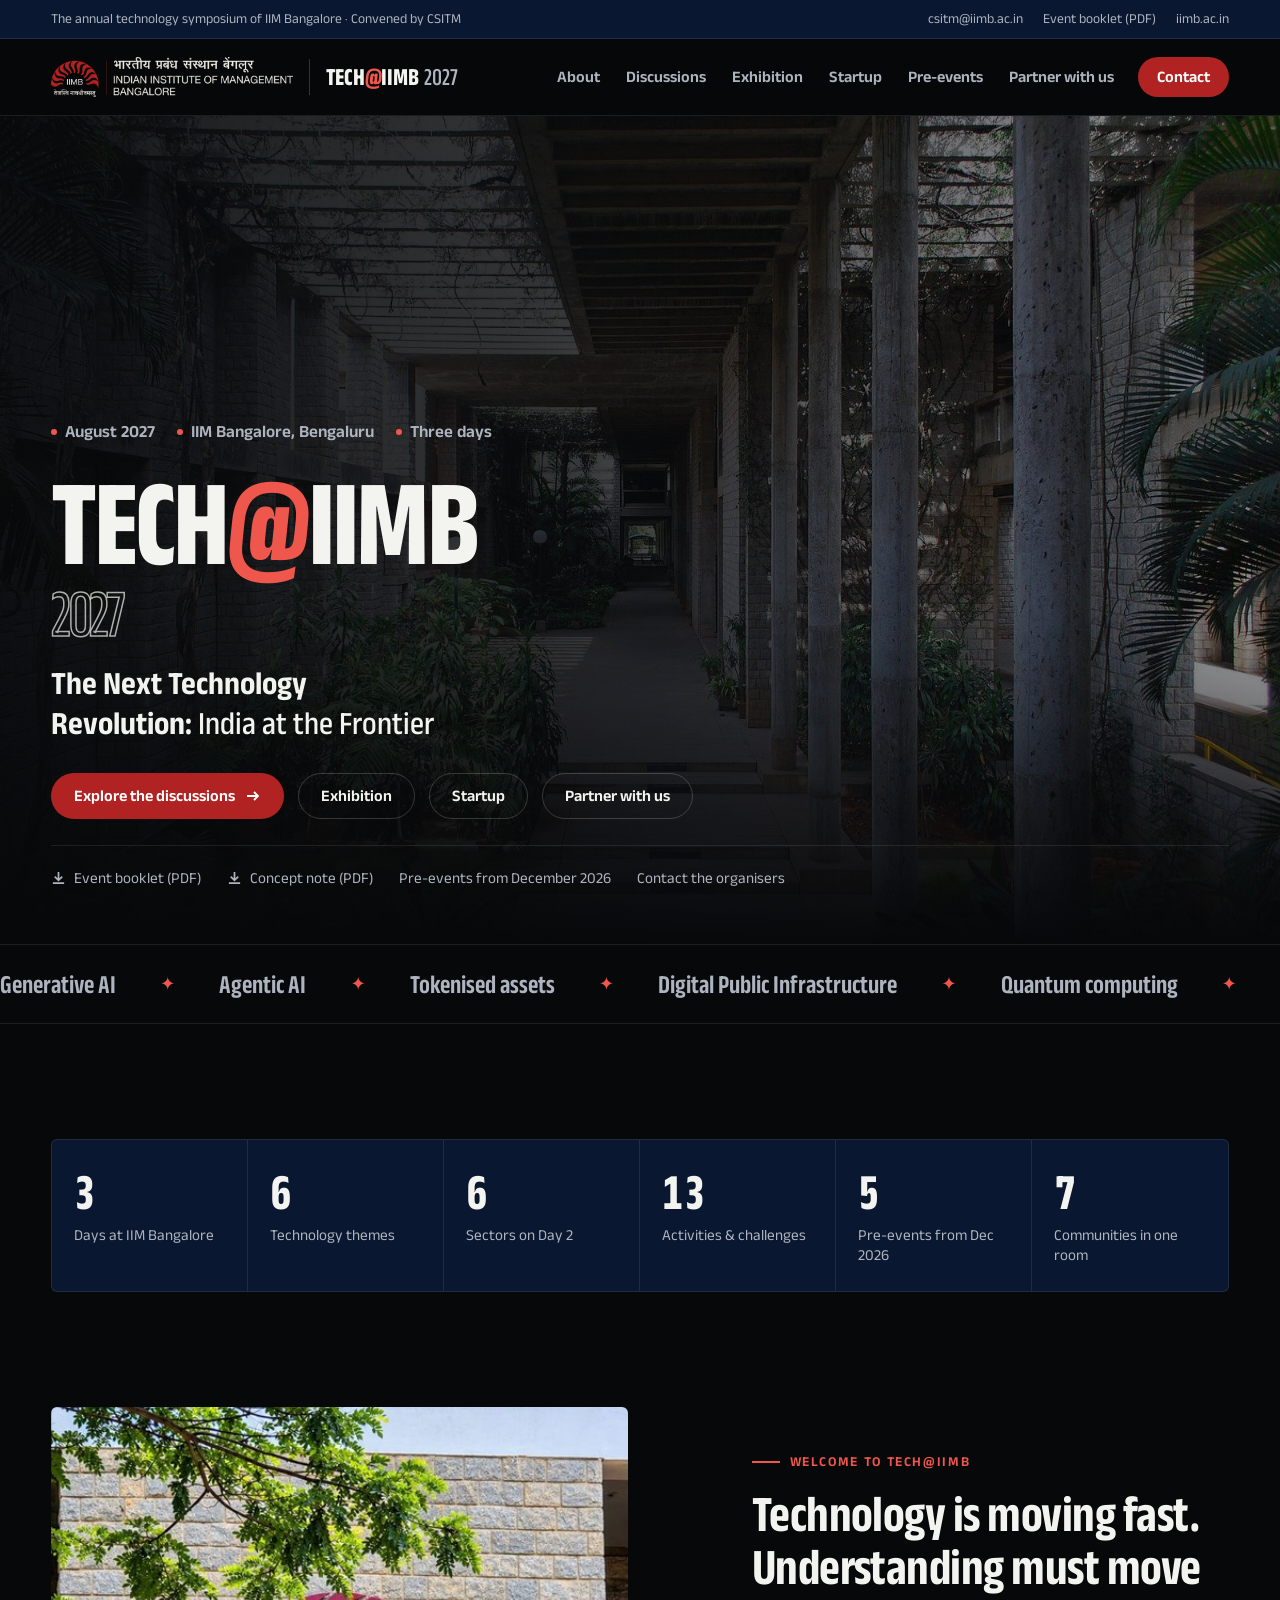
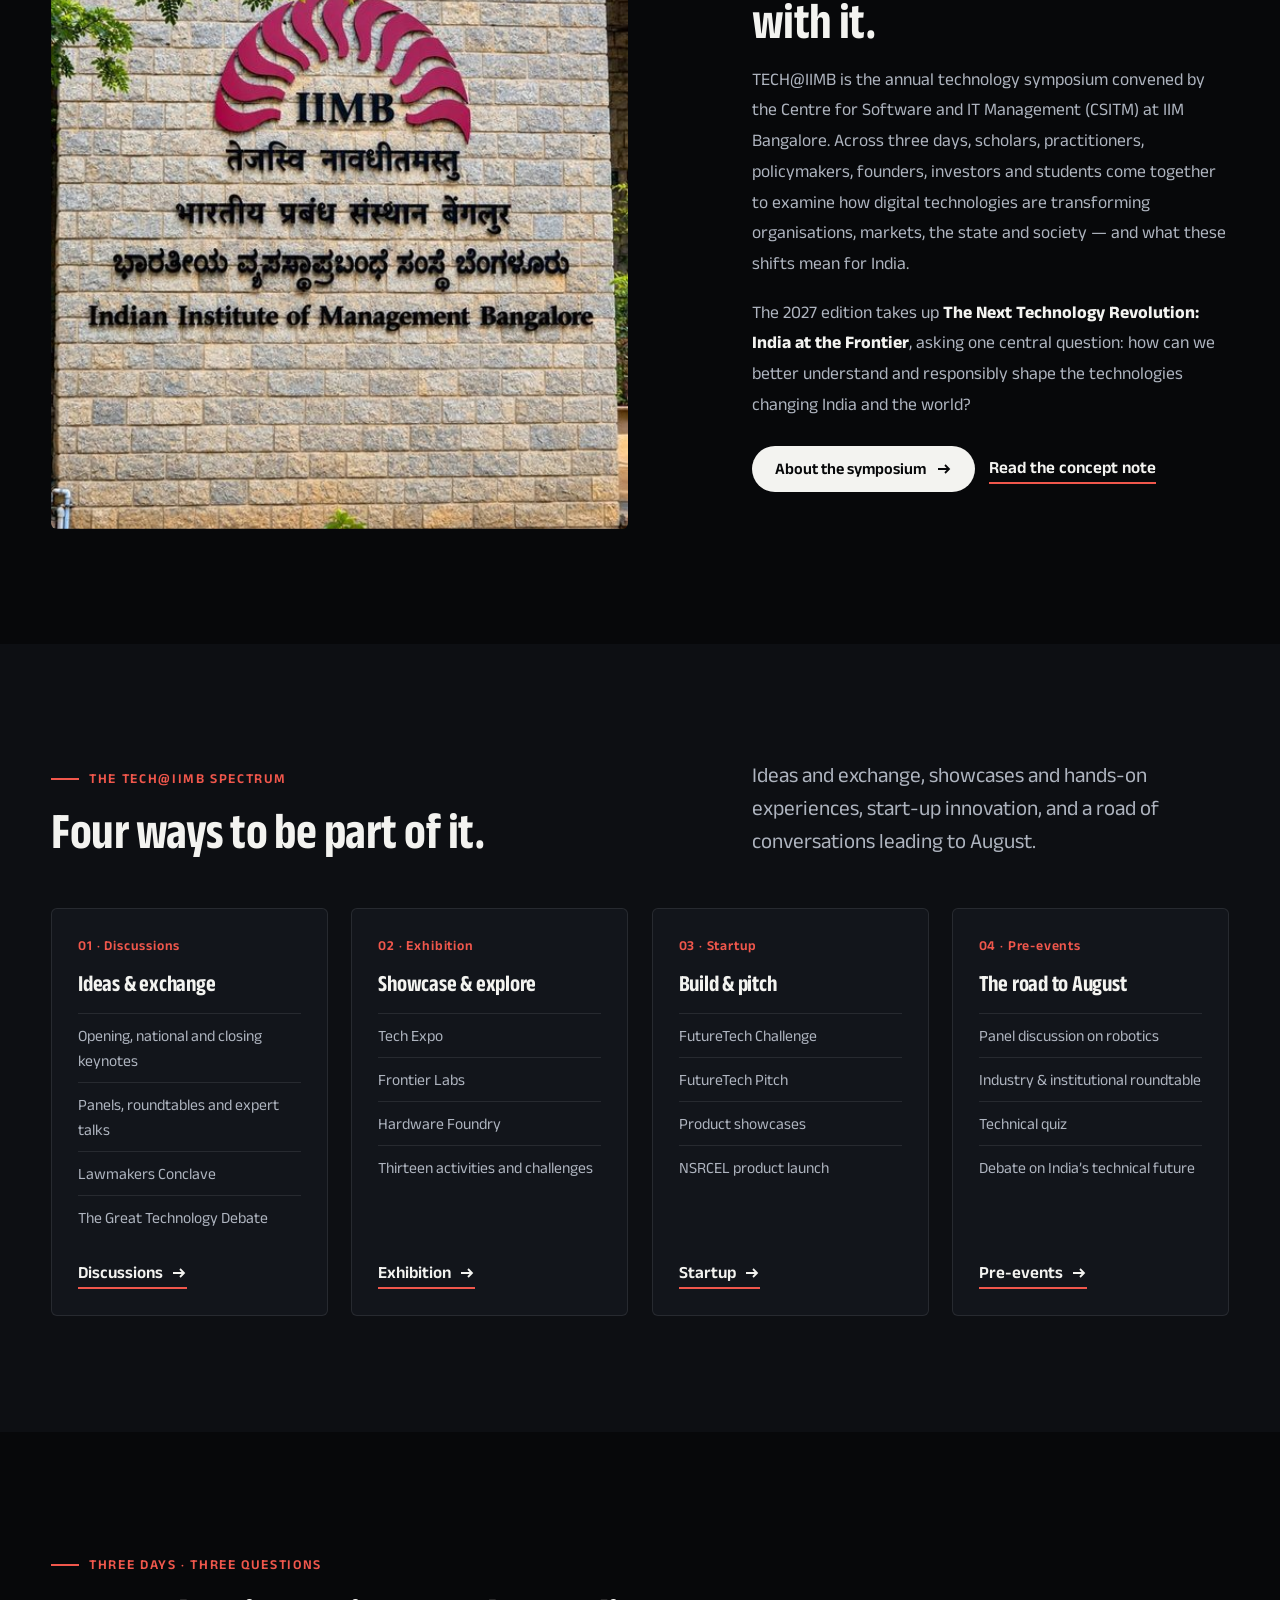
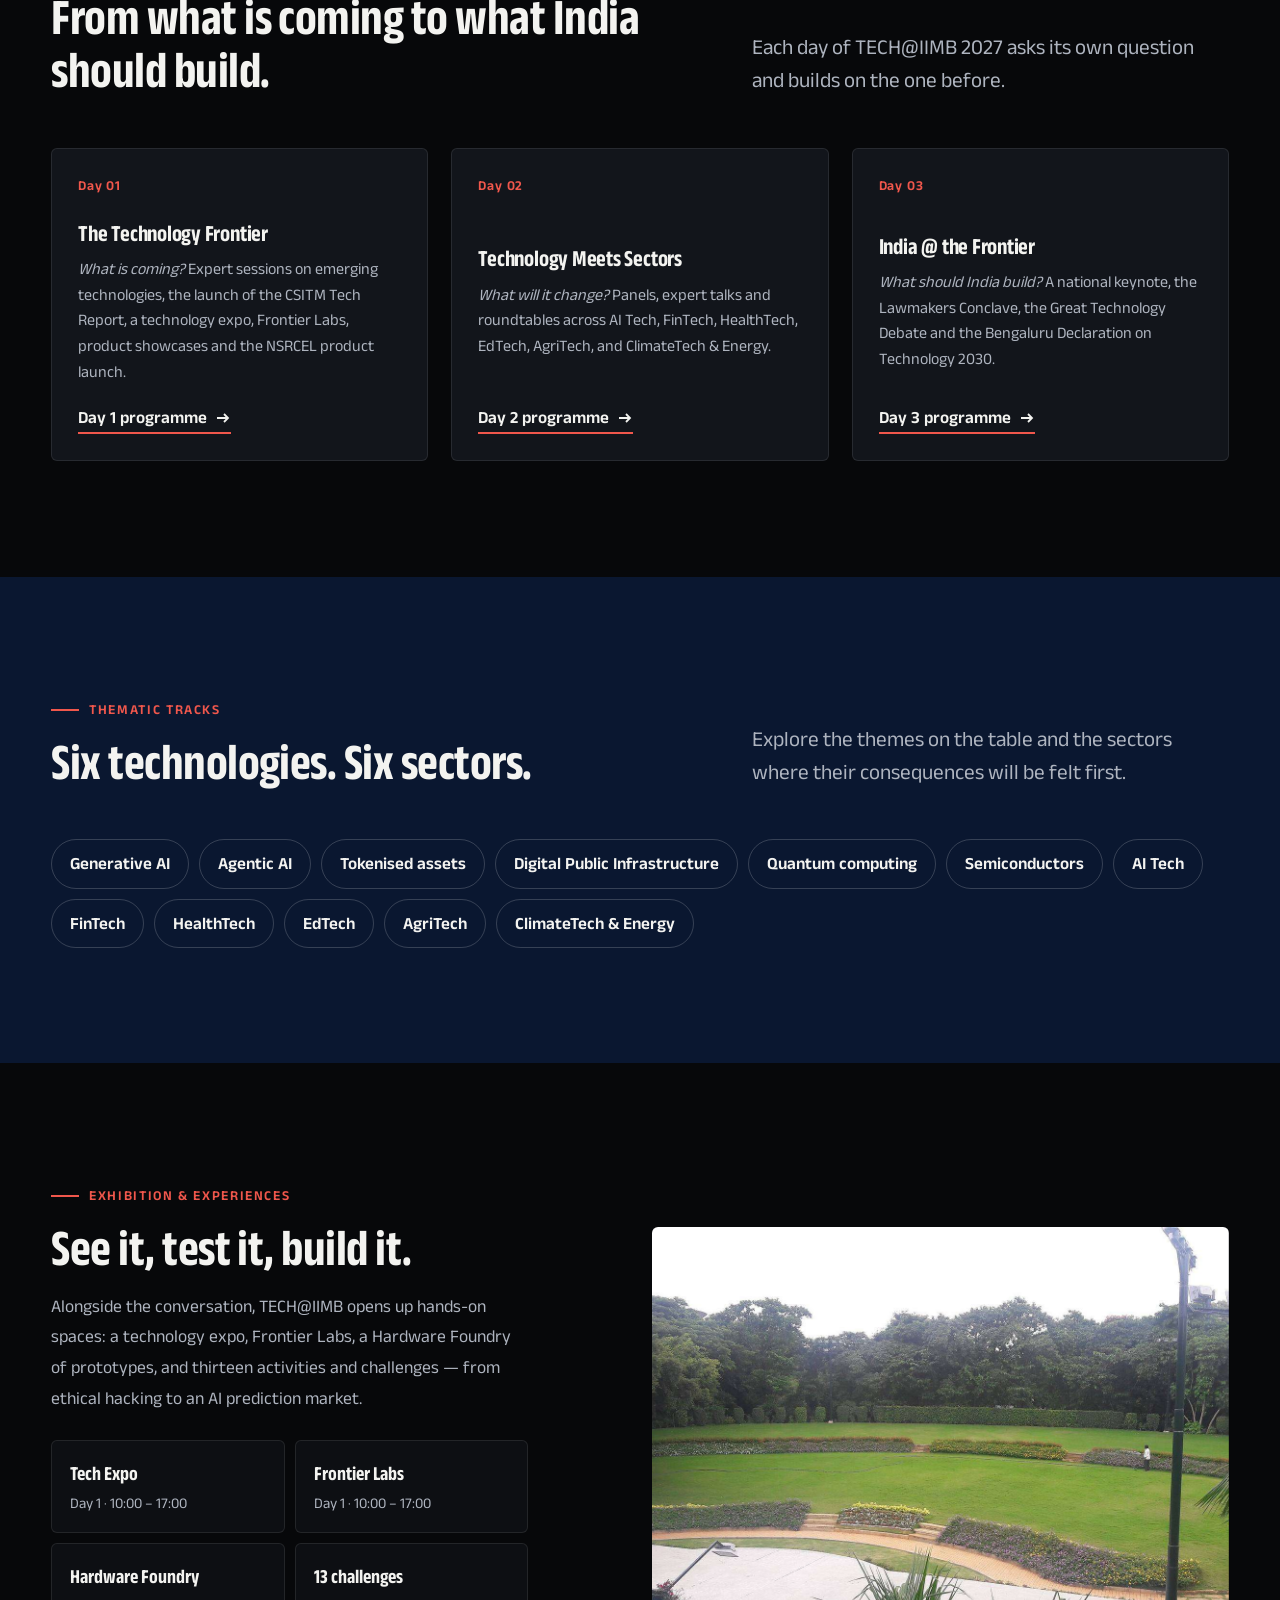
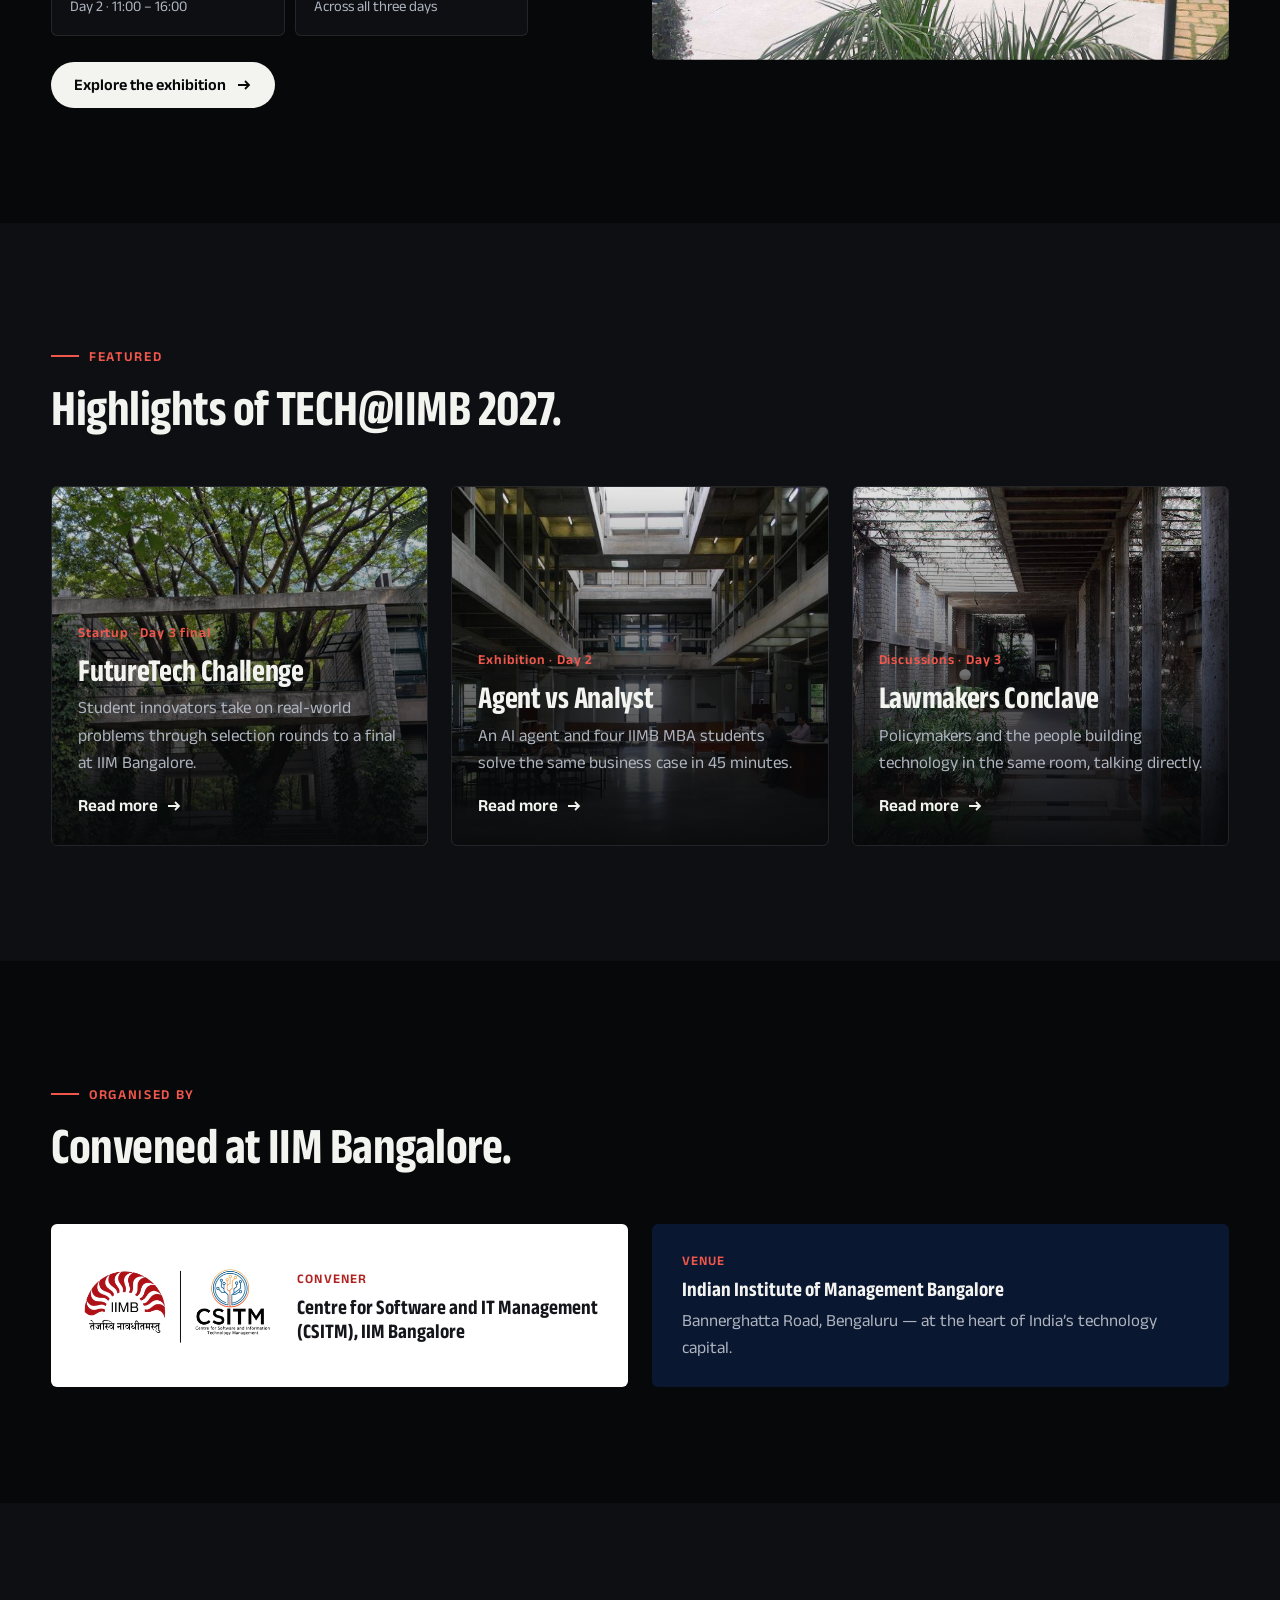
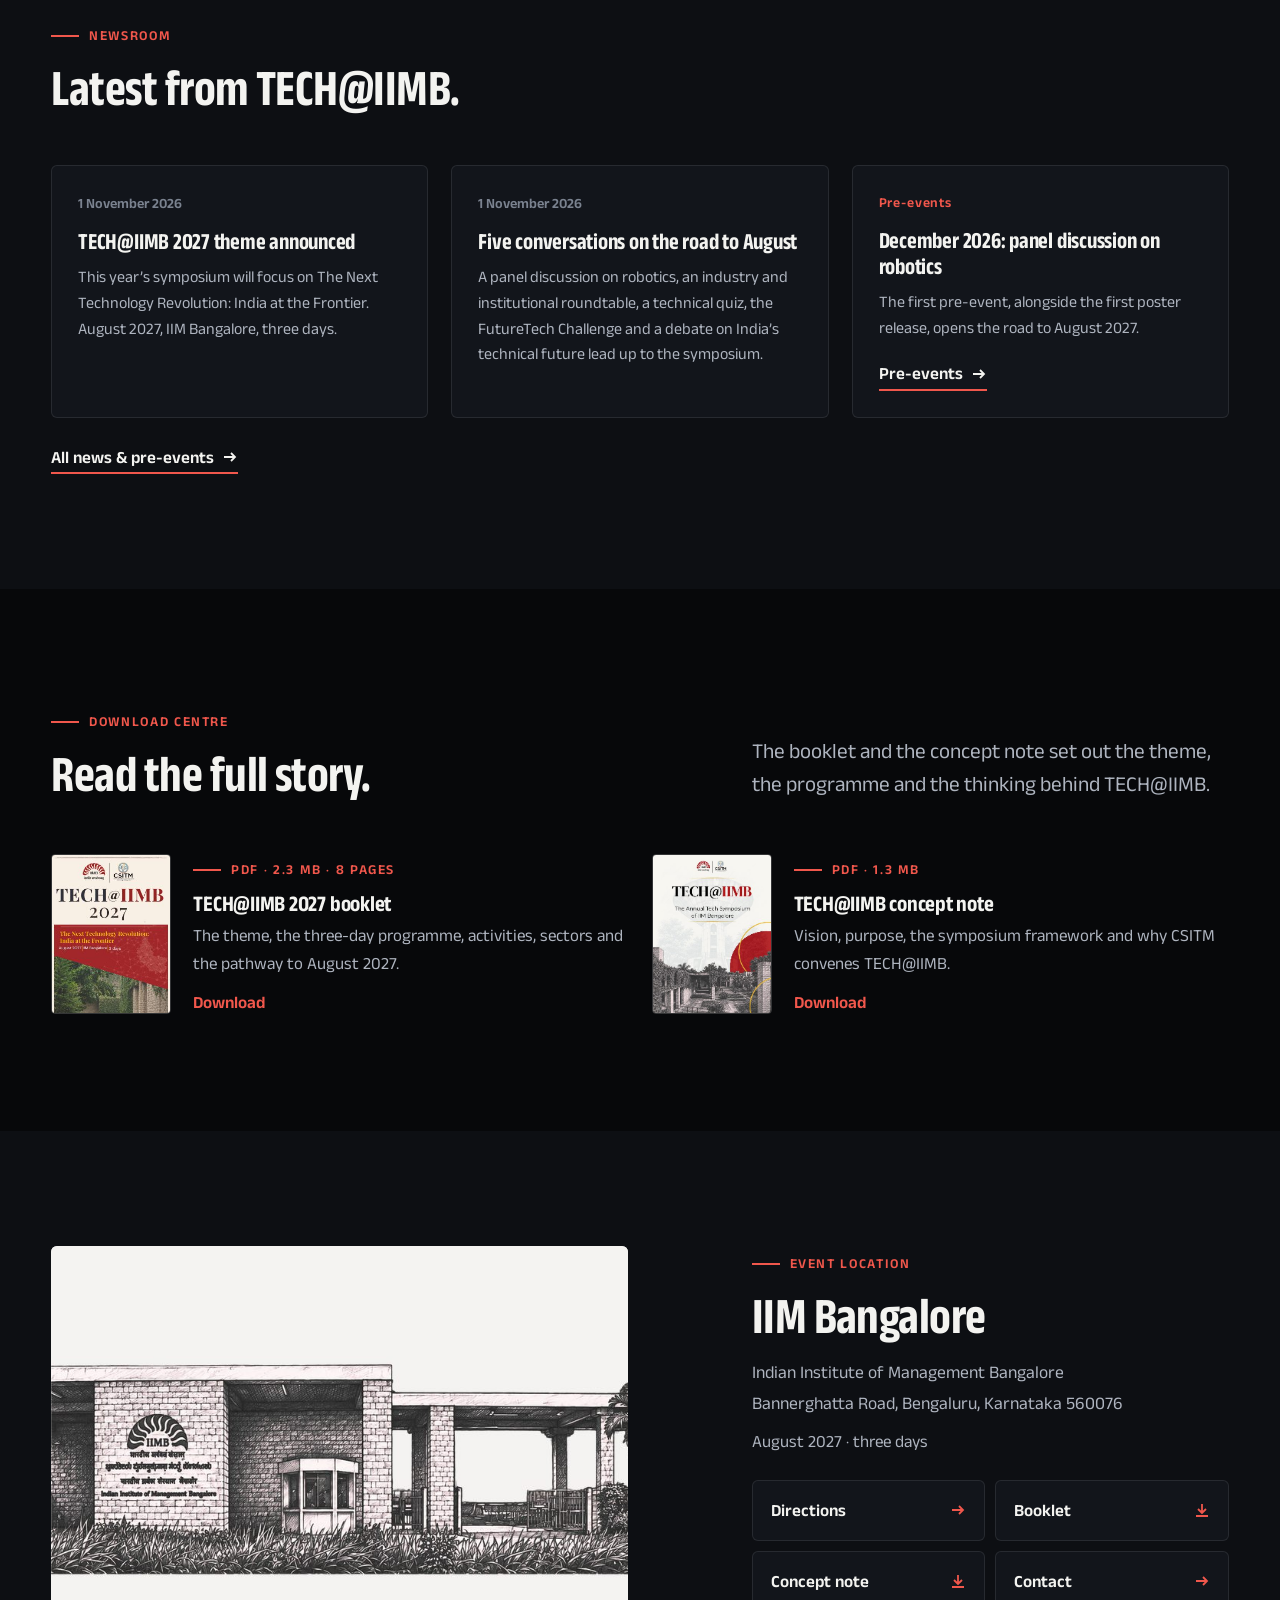
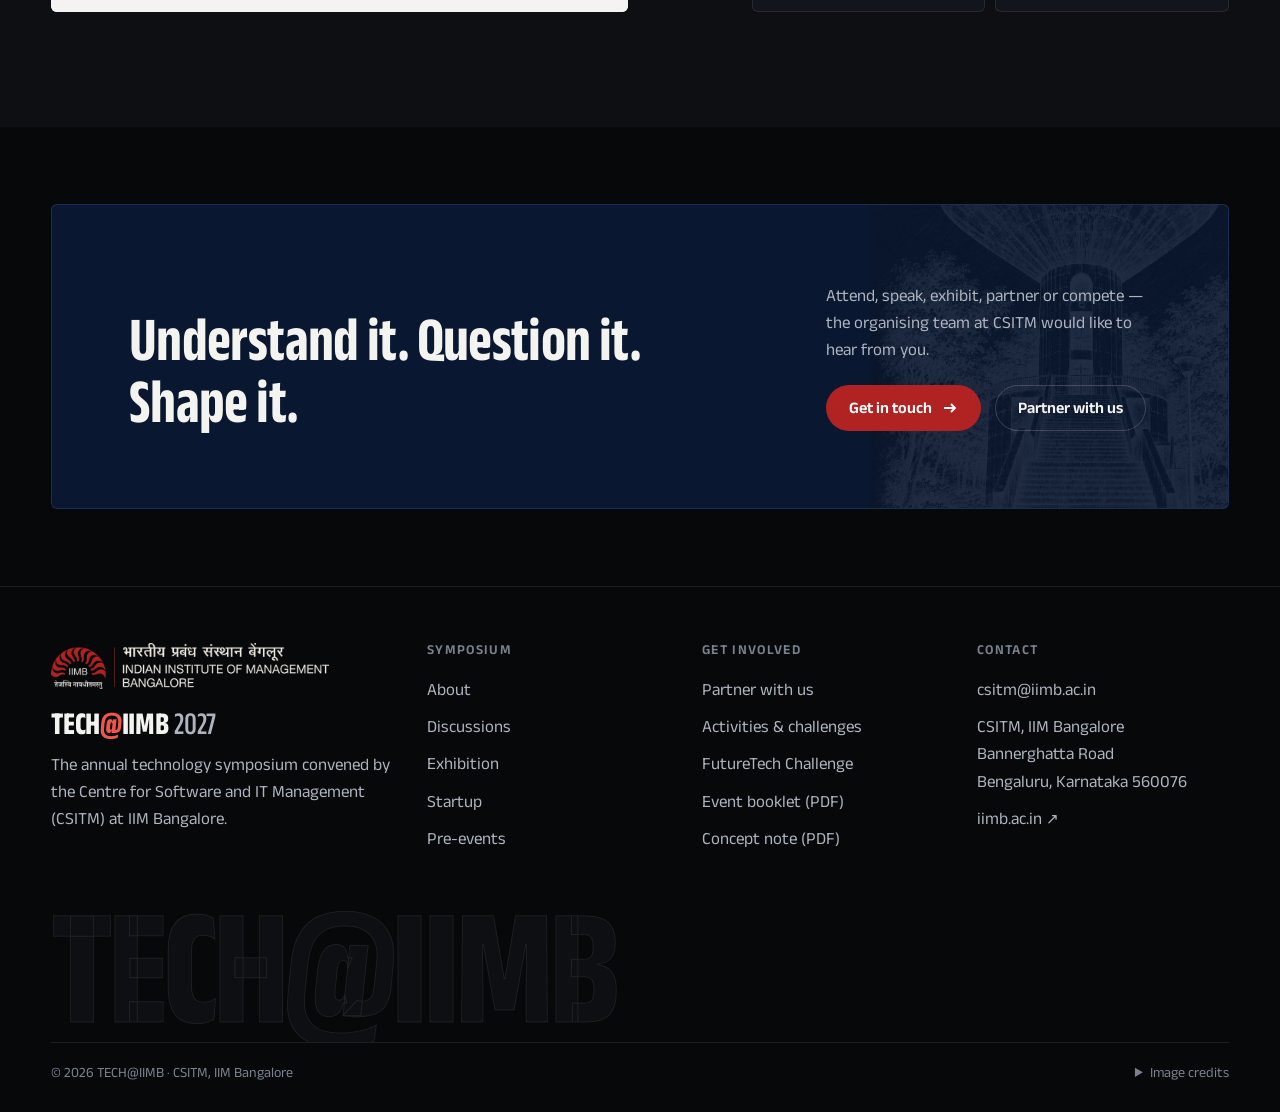
<file: index.html>
<!DOCTYPE html>
<html lang="en">
<head>
<meta charset="UTF-8">
<meta name="viewport" content="width=device-width, initial-scale=1">
<title>TECH@IIMB 2027 | The Next Technology Revolution: India at the Frontier</title>
<meta name="description" content="TECH@IIMB, the annual technology symposium of IIM Bangalore convened by CSITM. August 2027, three days of discussions, exhibition, startup innovation and pre-events.">
<meta name="theme-color" content="#07080A">
<meta property="og:title" content="TECH@IIMB 2027 | The Next Technology Revolution: India at the Frontier"><meta property="og:description" content="TECH@IIMB, the annual technology symposium of IIM Bangalore convened by CSITM. August 2027, three days of discussions, exhibition, startup innovation and pre-events."><meta property="og:type" content="website">
<link rel="icon" href="assets/brand/favicon.png" type="image/png">
<link rel="preload" href="assets/fonts/anek-latin-latin-100-800.woff2" as="font" type="font/woff2" crossorigin>
<link rel="stylesheet" href="css/site.css">
<script>document.documentElement.classList.add("js")</script>
</head>
<body data-page="index">
<a class="skip" href="#main">Skip to content</a>
<div class="utility"><div class="wrap"><span class="u-l muted">The annual technology symposium of IIM Bangalore · Convened by CSITM</span>
  <div class="u-r"><a href="contact.html#enquire">csitm@iimb.ac.in</a><a href="assets/docs/TECH-IIMB-2027-Booklet.pdf" download>Event booklet (PDF)</a><a href="https://www.iimb.ac.in/" rel="noopener">iimb.ac.in</a></div></div></div>
<header class="site-header"><div class="wrap">
  <a class="brand" href="index.html" aria-label="TECH@IIMB 2027 home"><img src="assets/brand/iimb-logo-reversed.png" width="724" height="120" alt="Indian Institute of Management Bangalore"><span class="bar" aria-hidden="true"></span><span class="wordmark">TECH<span class="at">@</span>IIMB<span class="yr">2027</span></span></a>
  <nav class="nav" aria-label="Main"><a href="about.html">About</a><a href="discussions.html">Discussions</a><a href="exhibition.html">Exhibition</a><a href="startup.html">Startup</a><a href="pre-events.html">Pre-events</a><a href="partner.html">Partner with us</a><a class="btn btn-red" href="contact.html">Contact</a></nav>
  <button class="menu-btn" id="menuBtn" aria-expanded="false" aria-controls="drawer">Menu</button>
</div></header>
<div class="drawer" id="drawer" aria-hidden="true"><button class="drawer-close" id="drawerClose">Close</button><a href="index.html" aria-current="page">Home<span>00</span></a><a href="about.html">About<span>01</span></a><a href="discussions.html">Discussions<span>02</span></a><a href="exhibition.html">Exhibition<span>03</span></a><a href="startup.html">Startup<span>04</span></a><a href="pre-events.html">Pre-events<span>05</span></a><a href="partner.html">Partner with us<span>06</span></a><a href="contact.html">Contact<span>07</span></a></div>
<main id="main">
<section class="hero" aria-labelledby="heroTitle">
  <div class="hero-img"><img src="assets/photos/corridor-pergola-1600.jpg" srcset="assets/photos/corridor-pergola-800.jpg 800w, assets/photos/corridor-pergola-1600.jpg 1600w" sizes="100vw" alt="The pergola-covered stone corridors of the IIM Bangalore campus"></div>
  <div class="wrap">
    <div class="hero-meta rv"><span>August 2027</span><span>IIM Bangalore, Bengaluru</span><span>Three days</span></div>
    <h1 id="heroTitle" class="split-in"><span style="--i:0">TECH<span class="at">@</span>IIMB</span><span class="yr" style="--i:2">2027</span></h1>
    <p class="tag rv" style="--i:2"><b>The Next Technology Revolution:</b> India at the Frontier</p>
    <div class="row rv" style="--i:3"><a class="btn btn-red" href="discussions.html">Explore the discussions <svg viewBox="0 0 16 16" fill="none" stroke="currentColor" stroke-width="1.8" aria-hidden="true"><path d="M2 8h11M9 4l4 4-4 4"/></svg></a><a class="btn btn-ghost" href="exhibition.html">Exhibition</a><a class="btn btn-ghost" href="startup.html">Startup</a><a class="btn btn-ghost" href="partner.html">Partner with us</a></div>
    <div class="hero-sub rv" style="--i:4"><a href="assets/docs/TECH-IIMB-2027-Booklet.pdf" download><svg viewBox="0 0 16 16" fill="none" stroke="currentColor" stroke-width="1.8" aria-hidden="true"><path d="M8 2v9M4 7l4 4 4-4M2 14h12"/></svg> Event booklet (PDF)</a><a href="assets/docs/TECH-IIMB-Concept-Note.pdf" download><svg viewBox="0 0 16 16" fill="none" stroke="currentColor" stroke-width="1.8" aria-hidden="true"><path d="M8 2v9M4 7l4 4 4-4M2 14h12"/></svg> Concept note (PDF)</a><a href="pre-events.html">Pre-events from December 2026</a><a href="contact.html">Contact the organisers</a></div>
  </div>
</section>
<div class="marquee" aria-hidden="true"><div class="marquee-track"><span>Generative AI</span><span>Agentic AI</span><span>Tokenised assets</span><span>Digital Public Infrastructure</span><span>Quantum computing</span><span>Semiconductors</span><span>AI Tech</span><span>FinTech</span><span>HealthTech</span><span>EdTech</span><span>AgriTech</span><span>ClimateTech & Energy</span><span>Generative AI</span><span>Agentic AI</span><span>Tokenised assets</span><span>Digital Public Infrastructure</span><span>Quantum computing</span><span>Semiconductors</span><span>AI Tech</span><span>FinTech</span><span>HealthTech</span><span>EdTech</span><span>AgriTech</span><span>ClimateTech & Energy</span></div></div>
<section class="band" aria-label="At a glance"><div class="wrap">
  <div class="stats rv">
    <div class="stat"><b data-count="3">3</b><span>Days at IIM Bangalore</span></div>
    <div class="stat"><b data-count="6">6</b><span>Technology themes</span></div>
    <div class="stat"><b data-count="6">6</b><span>Sectors on Day 2</span></div>
    <div class="stat"><b data-count="13">13</b><span>Activities &amp; challenges</span></div>
    <div class="stat"><b data-count="5">5</b><span>Pre-events from Dec 2026</span></div>
    <div class="stat"><b data-count="7">7</b><span>Communities in one room</span></div>
  </div>
</div></section>

<section class="band" style="padding-top:0" aria-labelledby="h-welcome"><div class="wrap">
  <div class="media"><figure class="m-img wipe" style="margin:0"><img src="assets/photos/iimb-signage.jpg" alt="IIM Bangalore name plaque on the campus stone wall" loading="lazy" style="aspect-ratio:4/5"></figure>
  <div class="m-copy rv"><span class="eyebrow">Welcome to TECH@IIMB</span><h2 class="h-l">Technology is moving fast. Understanding must move with it.</h2><div class="body-l"><p>TECH@IIMB is the annual technology symposium convened by the Centre for Software and IT Management (CSITM) at IIM Bangalore. Across three days, scholars, practitioners, policymakers, founders, investors and students come together to examine how digital technologies are transforming organisations, markets, the state and society — and what these shifts mean for India.</p><p>The 2027 edition takes up <strong>The Next Technology Revolution: India at the Frontier</strong>, asking one central question: how can we better understand and responsibly shape the technologies changing India and the world?</p></div><div class="row"><a class="btn btn-white" href="about.html">About the symposium <svg viewBox="0 0 16 16" fill="none" stroke="currentColor" stroke-width="1.8" aria-hidden="true"><path d="M2 8h11M9 4l4 4-4 4"/></svg></a><a class="link" href="assets/docs/TECH-IIMB-Concept-Note.pdf" download>Read the concept note</a></div></div></div>
</div></section>

<section class="band alt" aria-labelledby="h-spec"><div class="wrap">
  <div class="head"><div class="rv"><span class="eyebrow">The TECH@IIMB spectrum</span><h2 class="h-l" id="h-spec">Four ways to be part of it.</h2></div><p class="lede rv" style="--i:1">Ideas and exchange, showcases and hands-on experiences, start-up innovation, and a road of conversations leading to August.</p></div>
  <div class="grid g4">
    <a class="card rv " style="--i:0" href="discussions.html"><span class="k">01 · Discussions</span><h3>Ideas &amp; exchange</h3><ul><li>Opening, national and closing keynotes</li><li>Panels, roundtables and expert talks</li><li>Lawmakers Conclave</li><li>The Great Technology Debate</li></ul><span class="more link">Discussions <svg viewBox="0 0 16 16" fill="none" stroke="currentColor" stroke-width="1.8" aria-hidden="true"><path d="M2 8h11M9 4l4 4-4 4"/></svg></span></a>
    <a class="card rv " style="--i:1" href="exhibition.html"><span class="k">02 · Exhibition</span><h3>Showcase &amp; explore</h3><ul><li>Tech Expo</li><li>Frontier Labs</li><li>Hardware Foundry</li><li>Thirteen activities and challenges</li></ul><span class="more link">Exhibition <svg viewBox="0 0 16 16" fill="none" stroke="currentColor" stroke-width="1.8" aria-hidden="true"><path d="M2 8h11M9 4l4 4-4 4"/></svg></span></a>
    <a class="card rv " style="--i:2" href="startup.html"><span class="k">03 · Startup</span><h3>Build &amp; pitch</h3><ul><li>FutureTech Challenge</li><li>FutureTech Pitch</li><li>Product showcases</li><li>NSRCEL product launch</li></ul><span class="more link">Startup <svg viewBox="0 0 16 16" fill="none" stroke="currentColor" stroke-width="1.8" aria-hidden="true"><path d="M2 8h11M9 4l4 4-4 4"/></svg></span></a>
    <a class="card rv " style="--i:3" href="pre-events.html"><span class="k">04 · Pre-events</span><h3>The road to August</h3><ul><li>Panel discussion on robotics</li><li>Industry &amp; institutional roundtable</li><li>Technical quiz</li><li>Debate on India’s technical future</li></ul><span class="more link">Pre-events <svg viewBox="0 0 16 16" fill="none" stroke="currentColor" stroke-width="1.8" aria-hidden="true"><path d="M2 8h11M9 4l4 4-4 4"/></svg></span></a>
  </div>
</div></section>

<section class="band" aria-labelledby="h-days"><div class="wrap">
  <div class="head"><div class="rv"><span class="eyebrow">Three days · three questions</span><h2 class="h-l" id="h-days">From what is coming to what India should build.</h2></div><p class="lede rv" style="--i:1">Each day of TECH@IIMB 2027 asks its own question and builds on the one before.</p></div>
  <div class="grid g3">
    <a class="card rv stage-card" style="--i:0" href="discussions.html#day-1"><span class="k">Day 01</span><h3>The Technology Frontier</h3><p><em>What is coming?</em> Expert sessions on emerging technologies, the launch of the CSITM Tech Report, a technology expo, Frontier Labs, product showcases and the NSRCEL product launch.</p><span class="more link">Day 1 programme <svg viewBox="0 0 16 16" fill="none" stroke="currentColor" stroke-width="1.8" aria-hidden="true"><path d="M2 8h11M9 4l4 4-4 4"/></svg></span></a>
    <a class="card rv stage-card" style="--i:1" href="discussions.html#day-2"><span class="k">Day 02</span><h3>Technology Meets Sectors</h3><p><em>What will it change?</em> Panels, expert talks and roundtables across AI Tech, FinTech, HealthTech, EdTech, AgriTech, and ClimateTech &amp; Energy.</p><span class="more link">Day 2 programme <svg viewBox="0 0 16 16" fill="none" stroke="currentColor" stroke-width="1.8" aria-hidden="true"><path d="M2 8h11M9 4l4 4-4 4"/></svg></span></a>
    <a class="card rv stage-card" style="--i:2" href="discussions.html#day-3"><span class="k">Day 03</span><h3>India @ the Frontier</h3><p><em>What should India build?</em> A national keynote, the Lawmakers Conclave, the Great Technology Debate and the Bengaluru Declaration on Technology 2030.</p><span class="more link">Day 3 programme <svg viewBox="0 0 16 16" fill="none" stroke="currentColor" stroke-width="1.8" aria-hidden="true"><path d="M2 8h11M9 4l4 4-4 4"/></svg></span></a>
  </div>
</div></section>

<section class="band navy" aria-labelledby="h-tracks"><div class="wrap">
  <div class="head"><div class="rv"><span class="eyebrow">Thematic tracks</span><h2 class="h-l" id="h-tracks">Six technologies. Six sectors.</h2></div><p class="lede rv" style="--i:1">Explore the themes on the table and the sectors where their consequences will be felt first.</p></div>
  <div class="pills rv"><a class="pill" href="discussions.html#tracks">Generative AI</a><a class="pill" href="discussions.html#tracks">Agentic AI</a><a class="pill" href="discussions.html#tracks">Tokenised assets</a><a class="pill" href="discussions.html#tracks">Digital Public Infrastructure</a><a class="pill" href="discussions.html#tracks">Quantum computing</a><a class="pill" href="discussions.html#tracks">Semiconductors</a><a class="pill" href="discussions.html#tracks">AI Tech</a><a class="pill" href="discussions.html#tracks">FinTech</a><a class="pill" href="discussions.html#tracks">HealthTech</a><a class="pill" href="discussions.html#tracks">EdTech</a><a class="pill" href="discussions.html#tracks">AgriTech</a><a class="pill" href="discussions.html#tracks">ClimateTech & Energy</a></div>
</div></section>

<section class="band" aria-labelledby="h-exh"><div class="wrap">
  <div class="media rev"><figure class="m-img wipe" style="margin:0"><img src="assets/photos/amphitheatre-1600.jpg" alt="The open-air amphitheatre at IIM Bangalore" loading="lazy" style="aspect-ratio:4/3"></figure>
  <div class="m-copy rv"><span class="eyebrow">Exhibition &amp; experiences</span><h2 class="h-l">See it, test it, build it.</h2><p class="body-l">Alongside the conversation, TECH@IIMB opens up hands-on spaces: a technology expo, Frontier Labs, a Hardware Foundry of prototypes, and thirteen activities and challenges — from ethical hacking to an AI prediction market.</p><div class="tiles"><div class="tile"><b>Tech Expo</b><span>Day 1 · 10:00 – 17:00</span></div><div class="tile"><b>Frontier Labs</b><span>Day 1 · 10:00 – 17:00</span></div><div class="tile"><b>Hardware Foundry</b><span>Day 2 · 11:00 – 16:00</span></div><div class="tile"><b>13 challenges</b><span>Across all three days</span></div></div><div class="row"><a class="btn btn-white" href="exhibition.html">Explore the exhibition <svg viewBox="0 0 16 16" fill="none" stroke="currentColor" stroke-width="1.8" aria-hidden="true"><path d="M2 8h11M9 4l4 4-4 4"/></svg></a></div></div></div>
</div></section>

<section class="band alt" aria-labelledby="h-feat"><div class="wrap">
  <div class="head"><div class="rv"><span class="eyebrow">Featured</span><h2 class="h-l" id="h-feat">Highlights of TECH@IIMB 2027.</h2></div></div>
  <div class="grid g3">
    <a class="icard rv" style="--i:0" href="startup.html"><img src="assets/photos/campus-canopy.jpg" alt="Tree canopy over a stone pergola at IIM Bangalore" loading="lazy"><div class="in"><span class="k">Startup · Day 3 final</span><h3>FutureTech Challenge</h3><p>Student innovators take on real-world problems through selection rounds to a final at IIM Bangalore.</p><span class="go">Read more <svg viewBox="0 0 16 16" fill="none" stroke="currentColor" stroke-width="1.8" aria-hidden="true"><path d="M2 8h11M9 4l4 4-4 4"/></svg></span></div></a>
    <a class="icard rv" style="--i:1" href="exhibition.html#activity-agent-vs-analyst"><img src="assets/photos/library-800.jpg" alt="The IIM Bangalore library" loading="lazy"><div class="in"><span class="k">Exhibition · Day 2</span><h3>Agent vs Analyst</h3><p>An AI agent and four IIMB MBA students solve the same business case in 45 minutes.</p><span class="go">Read more <svg viewBox="0 0 16 16" fill="none" stroke="currentColor" stroke-width="1.8" aria-hidden="true"><path d="M2 8h11M9 4l4 4-4 4"/></svg></span></div></a>
    <a class="icard rv" style="--i:2" href="discussions.html#day-3"><img src="assets/photos/corridor-academic-800.jpg" alt="The open corridors of the IIM Bangalore academic block" loading="lazy"><div class="in"><span class="k">Discussions · Day 3</span><h3>Lawmakers Conclave</h3><p>Policymakers and the people building technology in the same room, talking directly.</p><span class="go">Read more <svg viewBox="0 0 16 16" fill="none" stroke="currentColor" stroke-width="1.8" aria-hidden="true"><path d="M2 8h11M9 4l4 4-4 4"/></svg></span></div></a>
  </div>
</div></section>

<section class="band" aria-labelledby="h-org"><div class="wrap">
  <div class="head"><div class="rv"><span class="eyebrow">Organised by</span><h2 class="h-l" id="h-org">Convened at IIM Bangalore.</h2></div></div>
  <div class="orgs">
    <div class="org rv"><img src="assets/brand/iimb-csitm-lockup.png" width="370" height="154" alt="IIM Bangalore and CSITM logos" loading="lazy"><div><small>Convener</small><b>Centre for Software and IT Management (CSITM), IIM Bangalore</b></div></div>
    <div class="org dark rv" style="--i:1"><div><small>Venue</small><b>Indian Institute of Management Bangalore</b><p class="muted" style="margin-top:6px">Bannerghatta Road, Bengaluru — at the heart of India’s technology capital.</p></div></div>
  </div>
</div></section>

<section class="band alt" aria-labelledby="h-news"><div class="wrap">
  <div class="head"><div class="rv"><span class="eyebrow">Newsroom</span><h2 class="h-l" id="h-news">Latest from TECH@IIMB.</h2></div></div>
  <div class="news" id="news" data-limit="3"></div>
  <p class="rv" style="margin-top:26px"><a class="link" href="pre-events.html#news">All news &amp; pre-events <svg viewBox="0 0 16 16" fill="none" stroke="currentColor" stroke-width="1.8" aria-hidden="true"><path d="M2 8h11M9 4l4 4-4 4"/></svg></a></p>
</div></section>

<section class="band" aria-labelledby="h-res"><div class="wrap">
  <div class="head"><div class="rv"><span class="eyebrow">Download centre</span><h2 class="h-l" id="h-res">Read the full story.</h2></div><p class="lede rv" style="--i:1">The booklet and the concept note set out the theme, the programme and the thinking behind TECH@IIMB.</p></div>
  <div class="docs">
  <a class="doc rv" href="assets/docs/TECH-IIMB-2027-Booklet.pdf" download><img src="assets/docs/booklet-cover.jpg" alt="Cover of the TECH@IIMB 2027 booklet" loading="lazy"><div><span class="eyebrow">PDF · 2.3 MB · 8 pages</span><h3 class="h-s" style="margin-top:10px">TECH@IIMB 2027 booklet</h3><p class="muted">The theme, the three-day programme, activities, sectors and the pathway to August 2027.</p><span class="dl">Download <svg viewBox="0 0 16 16" fill="none" stroke="currentColor" stroke-width="1.8" aria-hidden="true"><path d="M8 2v9M4 7l4 4 4-4M2 14h12"/></svg></span></div></a>
  <a class="doc rv" style="--i:1" href="assets/docs/TECH-IIMB-Concept-Note.pdf" download><img src="assets/docs/concept-cover.jpg" alt="Cover of the TECH@IIMB concept note" loading="lazy"><div><span class="eyebrow">PDF · 1.3 MB</span><h3 class="h-s" style="margin-top:10px">TECH@IIMB concept note</h3><p class="muted">Vision, purpose, the symposium framework and why CSITM convenes TECH@IIMB.</p><span class="dl">Download <svg viewBox="0 0 16 16" fill="none" stroke="currentColor" stroke-width="1.8" aria-hidden="true"><path d="M8 2v9M4 7l4 4 4-4M2 14h12"/></svg></span></div></a>
</div>
</div></section>

<section class="band alt" aria-labelledby="h-loc"><div class="wrap">
  <div class="loc"><figure class="art wipe" style="margin:0"><img src="assets/art/gate-engraving.jpg" alt="Engraving of the IIM Bangalore entrance gate" loading="lazy"></figure>
    <div class="info rv"><span class="eyebrow">Event location</span><h2 class="h-l" style="margin-top:14px">IIM Bangalore</h2>
      <p class="body-l" style="margin-top:14px">Indian Institute of Management Bangalore<br>Bannerghatta Road, Bengaluru, Karnataka 560076</p>
      <p class="muted" style="margin-top:10px">August 2027 · three days</p>
      <div class="quick"><a href="https://www.google.com/maps/search/?api=1&amp;query=Indian+Institute+of+Management+Bangalore" rel="noopener">Directions <svg viewBox="0 0 16 16" fill="none" stroke="currentColor" stroke-width="1.8" aria-hidden="true"><path d="M2 8h11M9 4l4 4-4 4"/></svg></a><a href="assets/docs/TECH-IIMB-2027-Booklet.pdf" download>Booklet <svg viewBox="0 0 16 16" fill="none" stroke="currentColor" stroke-width="1.8" aria-hidden="true"><path d="M8 2v9M4 7l4 4 4-4M2 14h12"/></svg></a><a href="assets/docs/TECH-IIMB-Concept-Note.pdf" download>Concept note <svg viewBox="0 0 16 16" fill="none" stroke="currentColor" stroke-width="1.8" aria-hidden="true"><path d="M8 2v9M4 7l4 4 4-4M2 14h12"/></svg></a><a href="contact.html">Contact <svg viewBox="0 0 16 16" fill="none" stroke="currentColor" stroke-width="1.8" aria-hidden="true"><path d="M2 8h11M9 4l4 4-4 4"/></svg></a></div></div></div>
</div></section>
<section class="band tight"><div class="wrap"><div class="cta rv"><h2>Understand it. Question it. Shape it.</h2><div class="side2"><p>Attend, speak, exhibit, partner or compete — the organising team at CSITM would like to hear from you.</p><div class="row"><a class="btn btn-red" href="contact.html">Get in touch <svg viewBox="0 0 16 16" fill="none" stroke="currentColor" stroke-width="1.8" aria-hidden="true"><path d="M2 8h11M9 4l4 4-4 4"/></svg></a><a class="btn btn-ghost" href="partner.html">Partner with us</a></div></div></div></div></section>
</main>
<footer>
  <div class="wrap">
    <div class="f-top">
      <div><img src="assets/brand/iimb-logo-reversed.png" width="724" height="120" alt="Indian Institute of Management Bangalore" loading="lazy"><span class="wordmark">TECH<span class="at">@</span>IIMB<span class="yr">2027</span></span>
        <p>The annual technology symposium convened by the Centre for Software and IT Management (CSITM) at IIM Bangalore.</p></div>
      <div class="f-col"><h2>Symposium</h2><a href="about.html">About</a><a href="discussions.html">Discussions</a><a href="exhibition.html">Exhibition</a><a href="startup.html">Startup</a><a href="pre-events.html">Pre-events</a></div>
      <div class="f-col"><h2>Get involved</h2><a href="partner.html">Partner with us</a><a href="exhibition.html#experiences">Activities &amp; challenges</a><a href="startup.html">FutureTech Challenge</a><a href="assets/docs/TECH-IIMB-2027-Booklet.pdf" download>Event booklet (PDF)</a><a href="assets/docs/TECH-IIMB-Concept-Note.pdf" download>Concept note (PDF)</a></div>
      <div class="f-col"><h2>Contact</h2><a href="contact.html#enquire">csitm@iimb.ac.in</a><address>CSITM, IIM Bangalore<br>Bannerghatta Road<br>Bengaluru, Karnataka 560076</address><a href="https://www.iimb.ac.in/" rel="noopener" class="ext">iimb.ac.in</a></div>
    </div>
    <div class="f-big" aria-hidden="true">TECH@IIMB</div>
    <div class="f-bottom"><span>© 2026 TECH@IIMB · CSITM, IIM Bangalore</span>
      <details class="credits"><summary>Image credits</summary><ul><li>Campus photographs, engravings and documents: TECH@IIMB 2027 booklet and concept note, CSITM, IIM Bangalore.</li><li>Corridor pergola: Sanyam Bahga from Roorkee, India, <a href="https://commons.wikimedia.org/wiki/File:IIM-Bangalore_016_(10048461003).jpg" rel="noopener">Wikimedia Commons</a>, <a href="https://creativecommons.org/licenses/by-sa/2.0/" rel="noopener">CC BY-SA 2.0</a></li><li>Corridor academic: Sanyam Bahga, <a href="https://commons.wikimedia.org/wiki/File:Indian_Institute_of_Management,_Bangalore_academic_block.jpg" rel="noopener">Wikimedia Commons</a>, <a href="https://creativecommons.org/licenses/by-sa/3.0/" rel="noopener">CC BY-SA 3.0</a></li><li>Stone columns: Magentic Manifestations, <a href="https://commons.wikimedia.org/wiki/File:IIMB_Acadblock.JPG" rel="noopener">Wikimedia Commons</a>, <a href="https://creativecommons.org/licenses/by-sa/3.0/" rel="noopener">CC BY-SA 3.0</a></li><li>Library: Sanyam Bahga, <a href="https://commons.wikimedia.org/wiki/File:Indian_Institute_of_Management_Bangalore_library.jpg" rel="noopener">Wikimedia Commons</a>, <a href="https://creativecommons.org/licenses/by-sa/3.0/" rel="noopener">CC BY-SA 3.0</a></li><li>Amphitheatre: Apb2693, <a href="https://commons.wikimedia.org/wiki/File:Indian_Institute_of_Management_Bangalore,_Amphitheatre.jpg" rel="noopener">Wikimedia Commons</a>, <a href="https://creativecommons.org/licenses/by-sa/4.0/" rel="noopener">CC BY-SA 4.0</a></li></ul></details></div>
  </div>
</footer>
<button class="to-top" id="toTop" aria-label="Back to top"><svg width="18" height="18" viewBox="0 0 16 16" fill="none" stroke="currentColor" stroke-width="1.8"><path d="M3 10l5-5 5 5"/></svg></button>
<div class="toast" id="toast" role="status" aria-live="polite"></div>
<script src="js/content.js"></script>
<script src="js/site.js"></script>
</body>
</html>
</file>
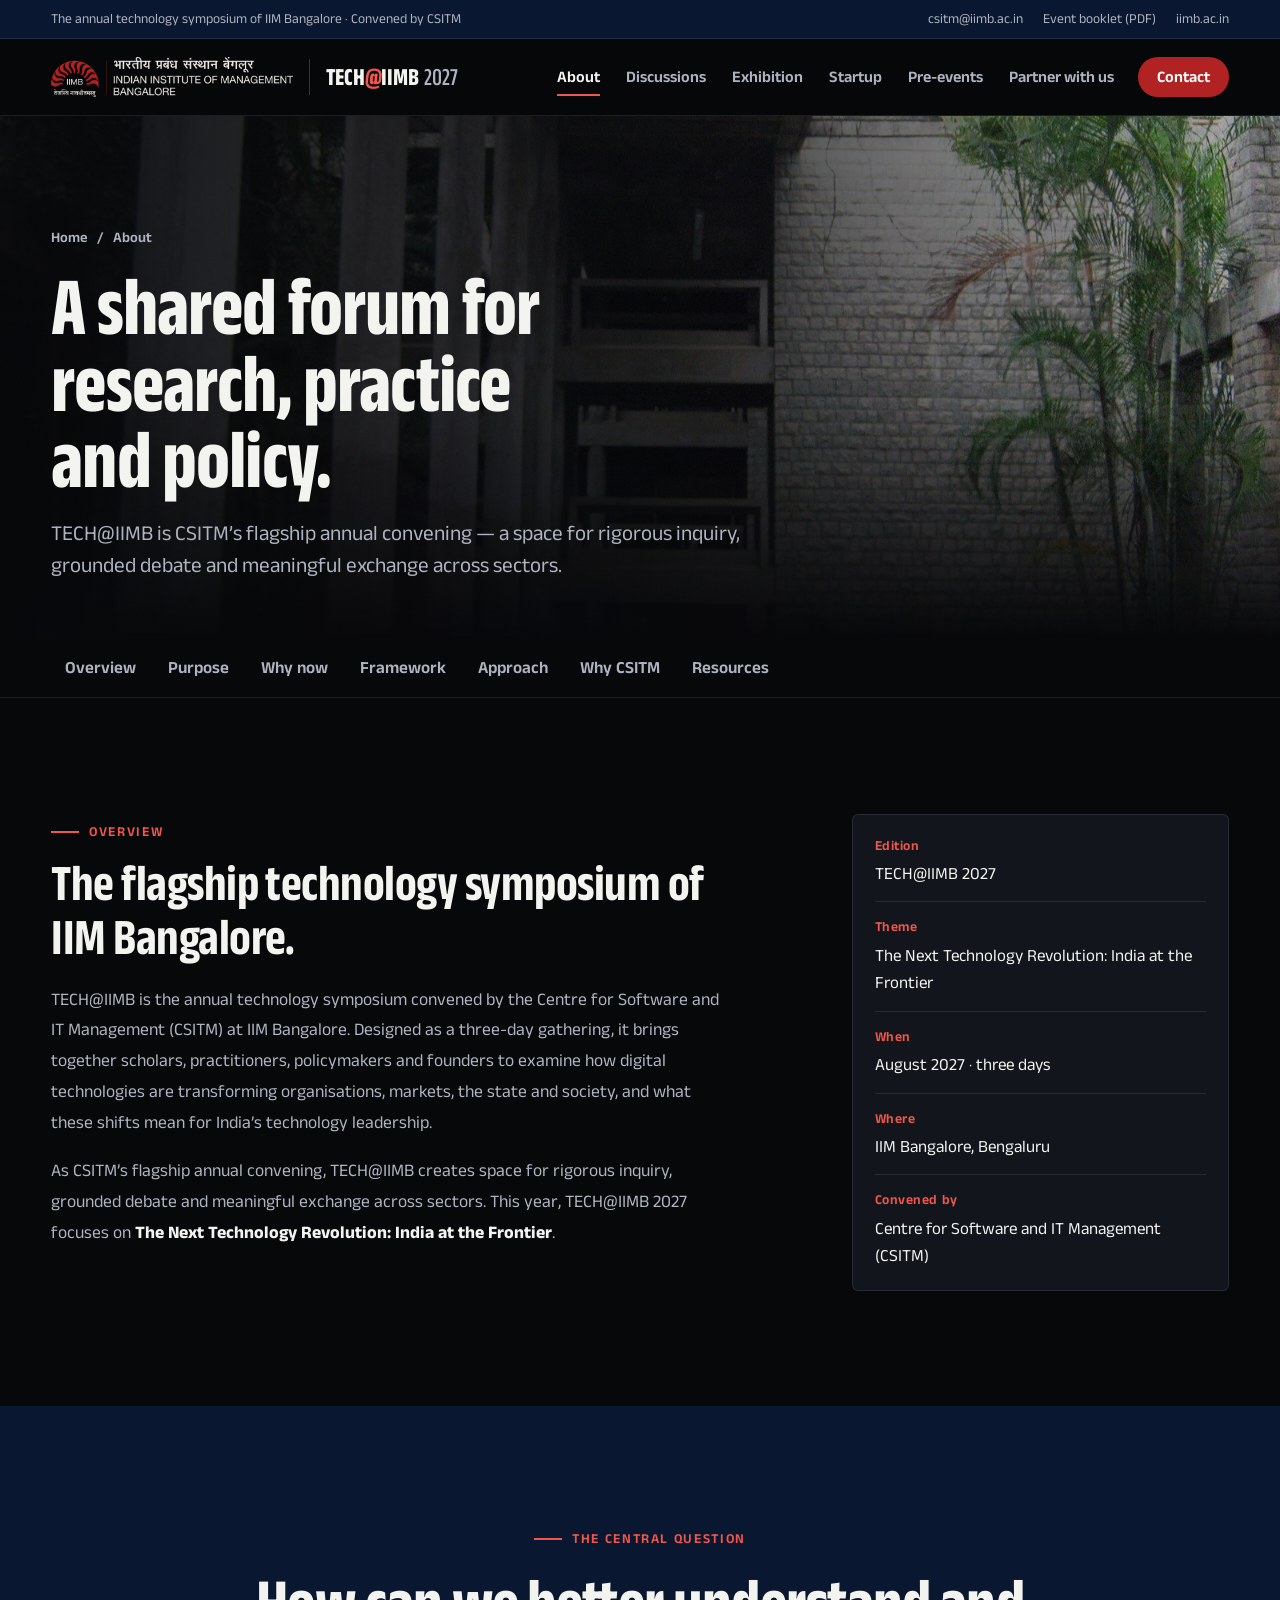
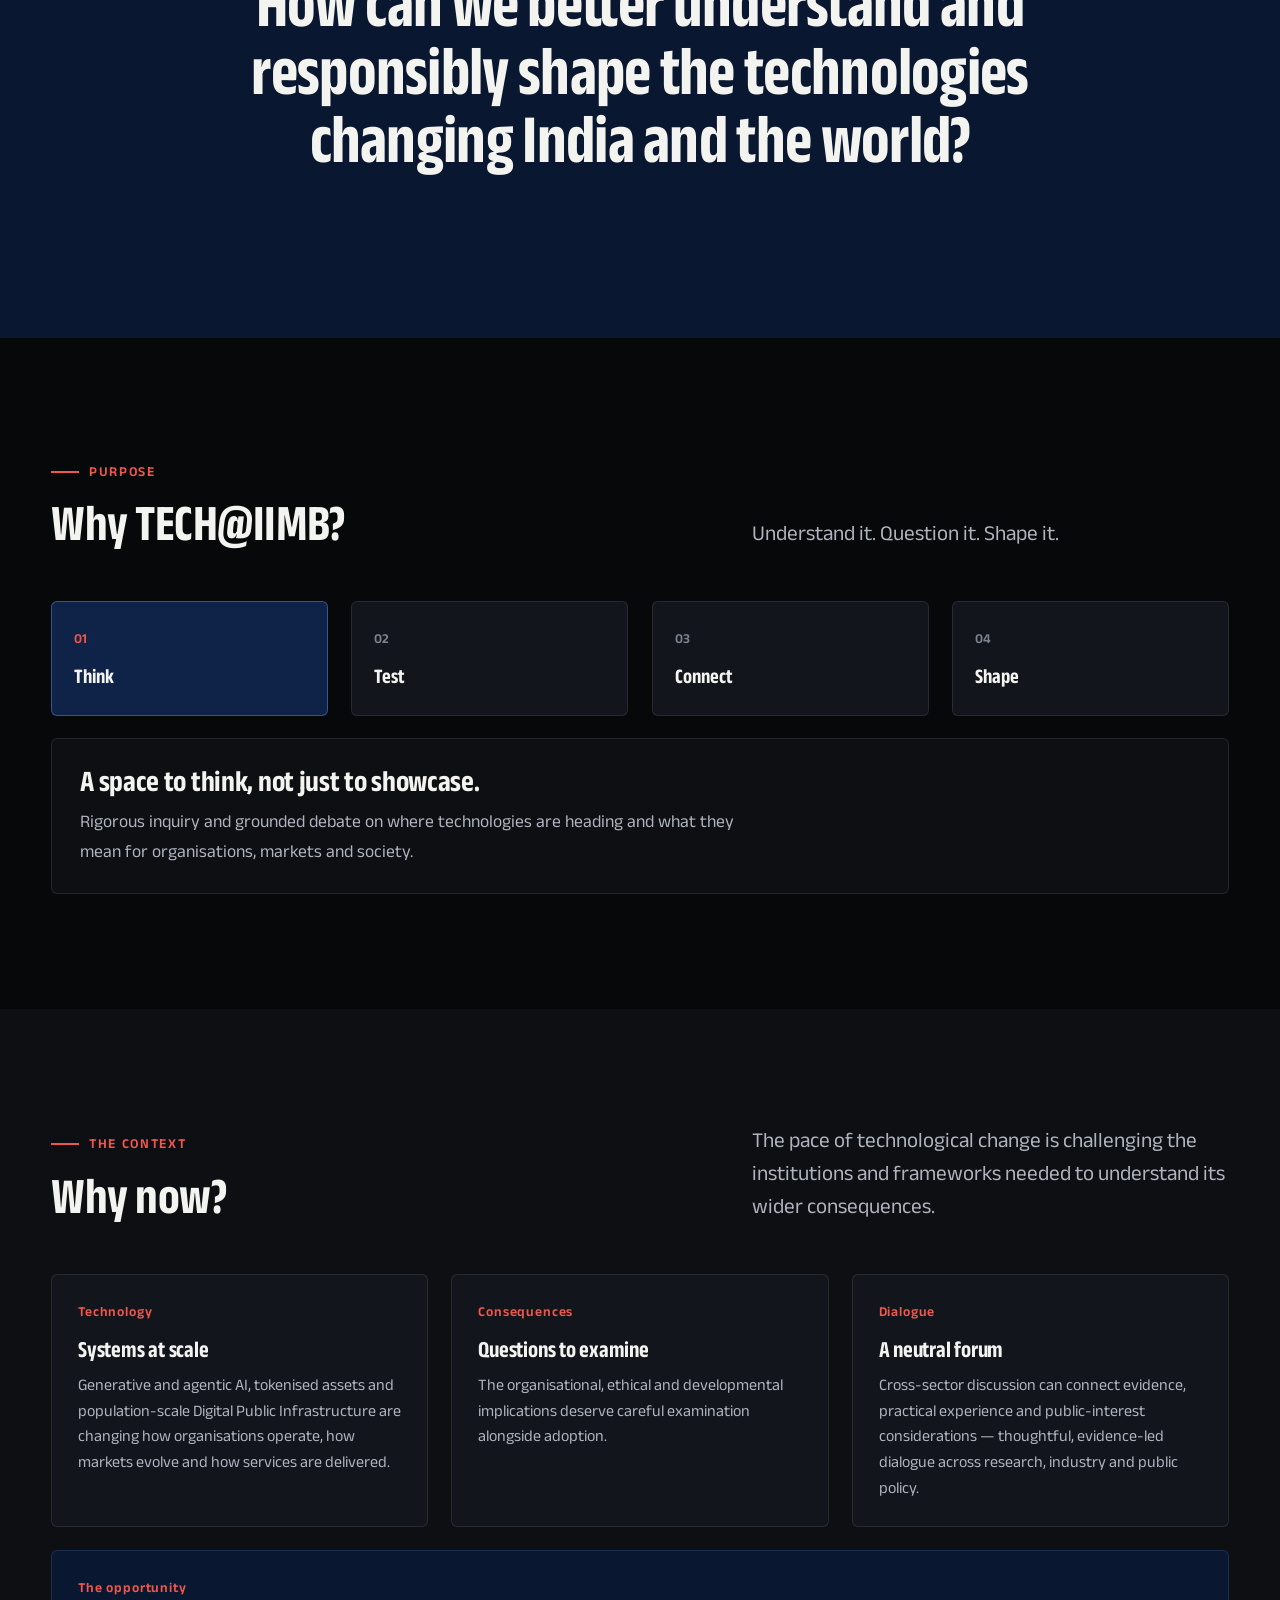
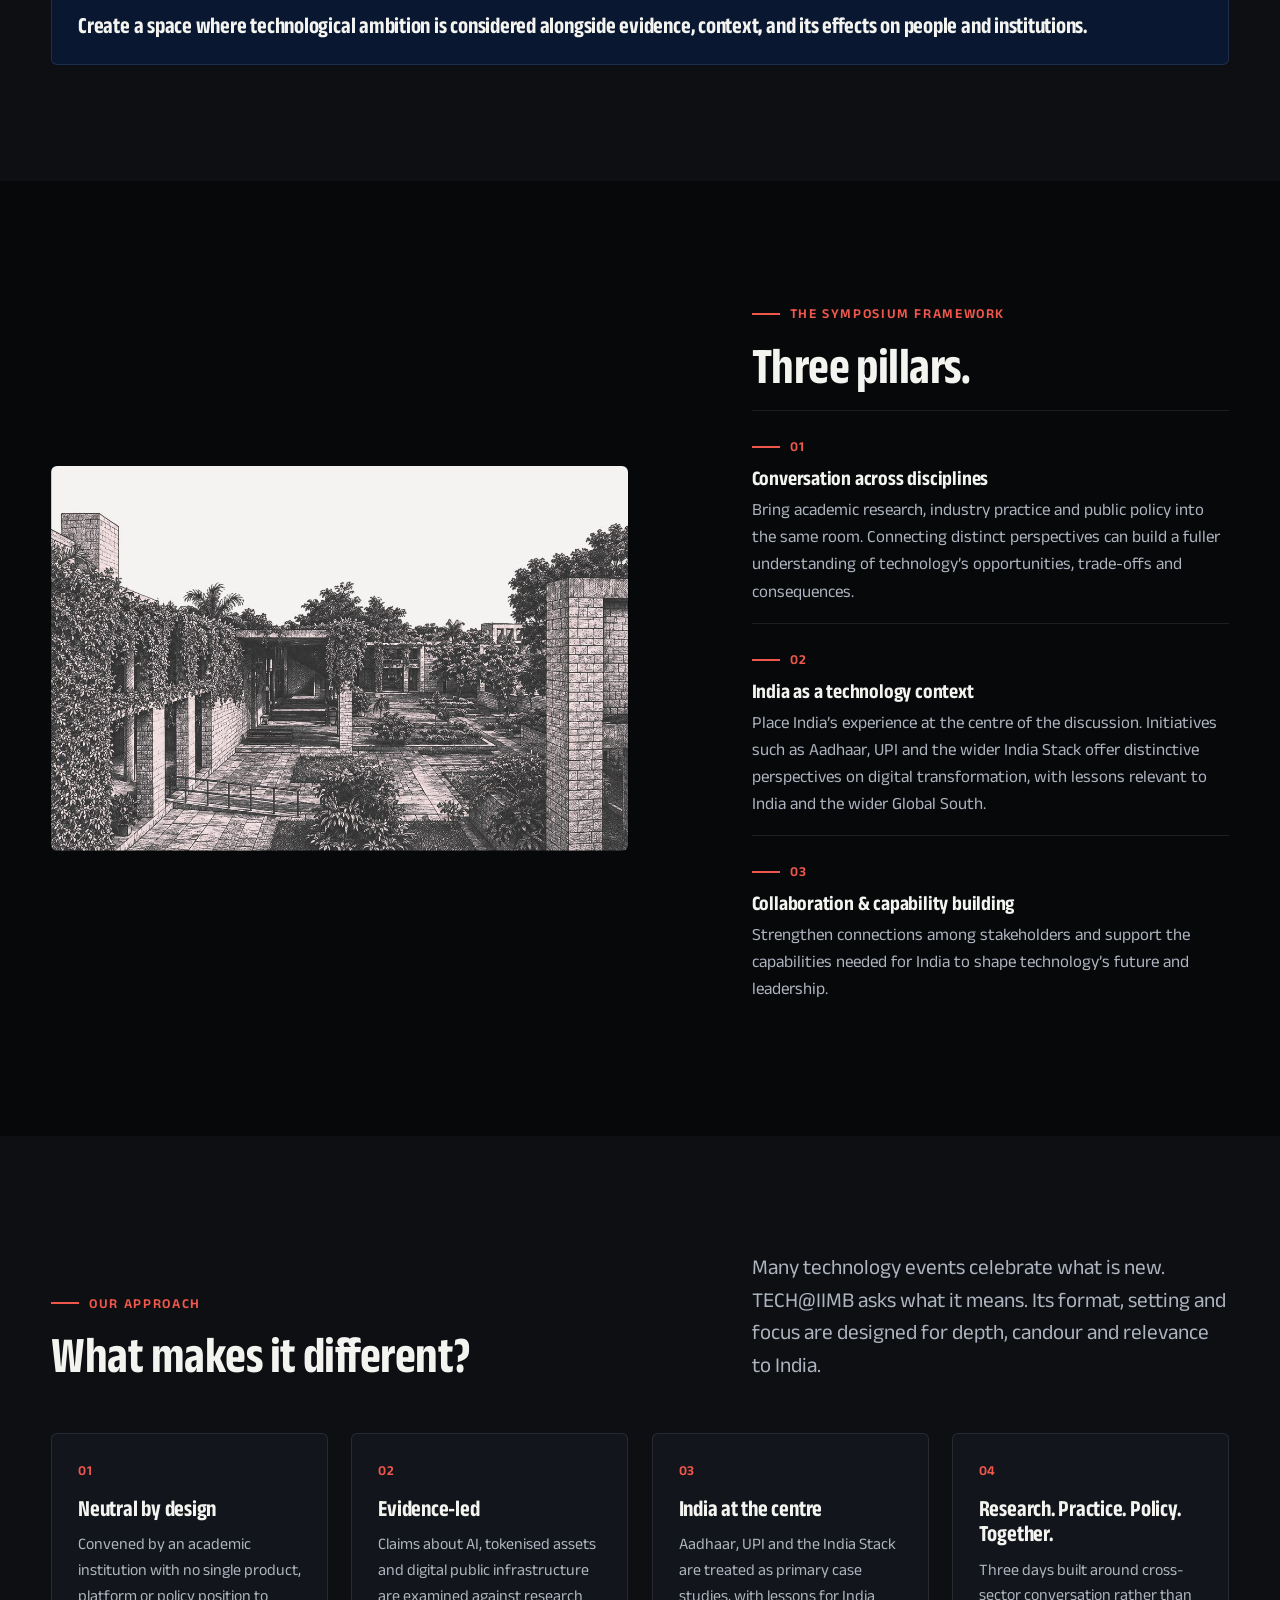
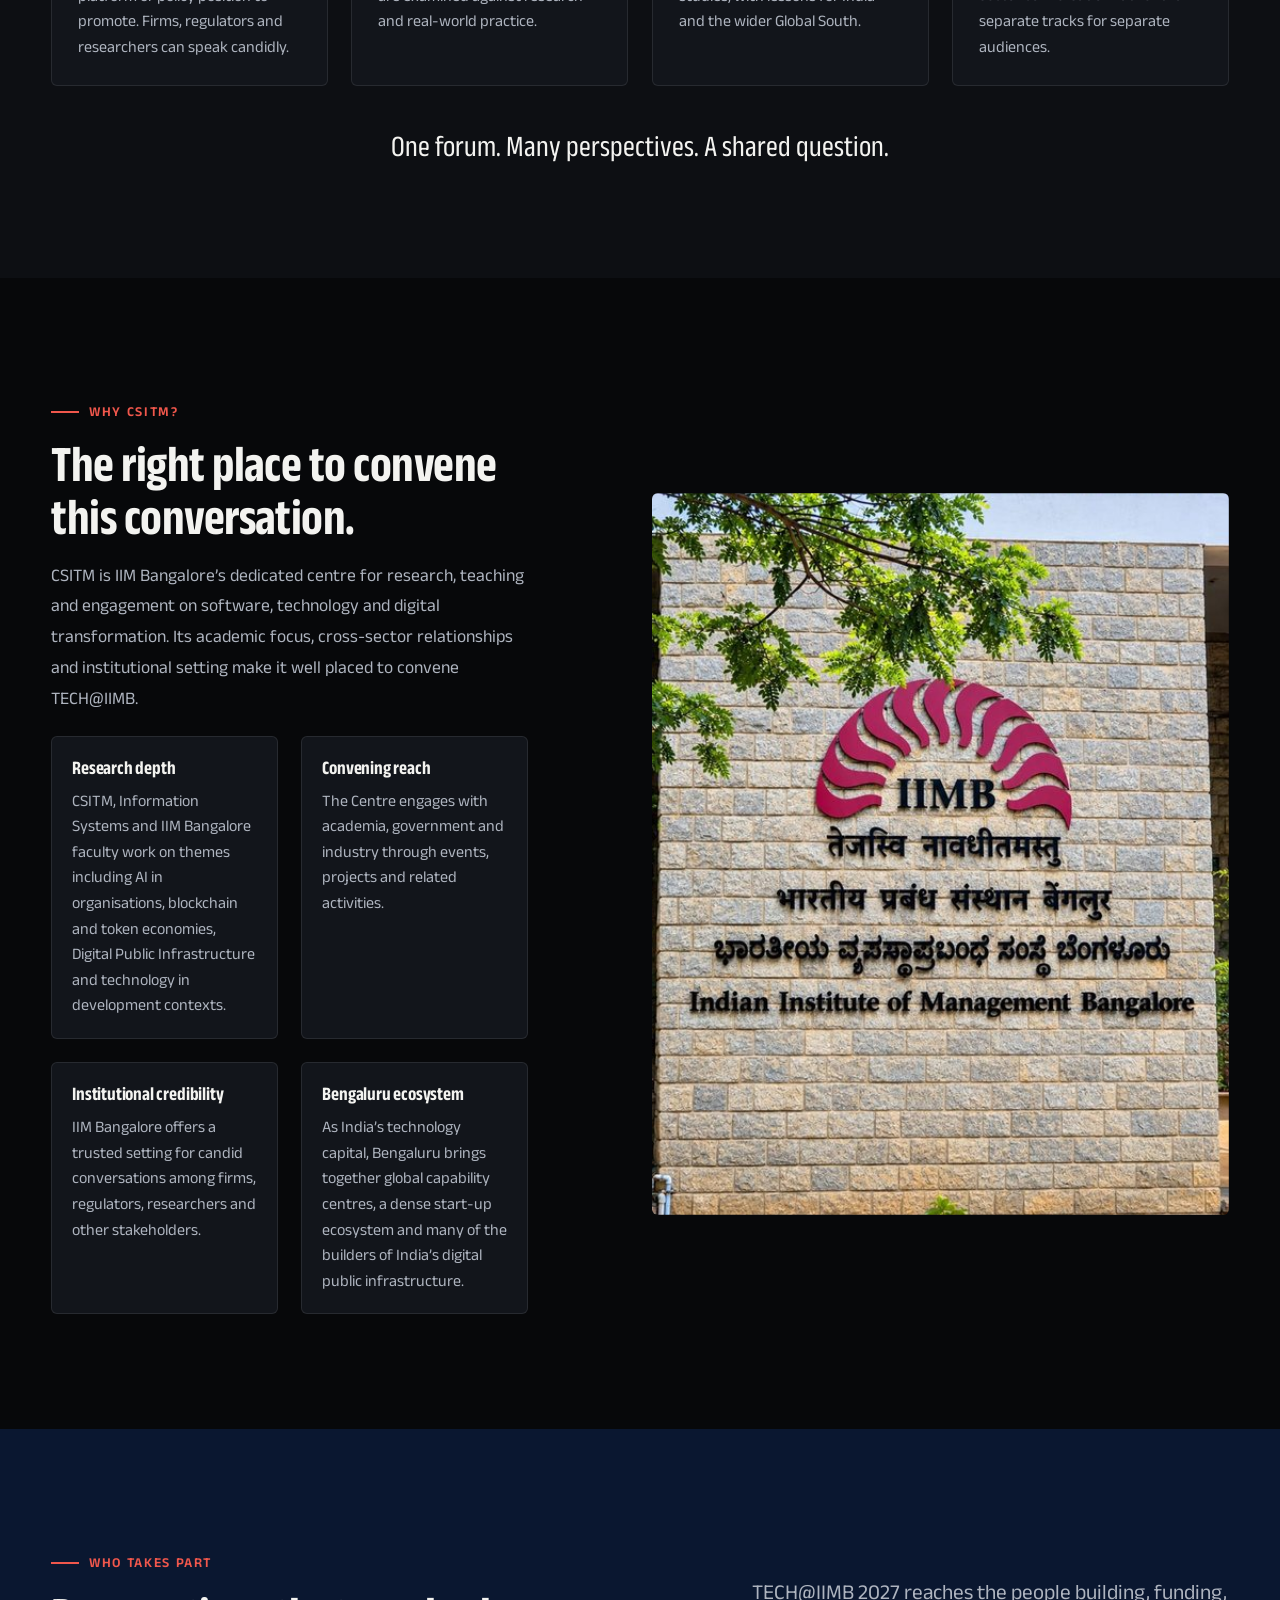
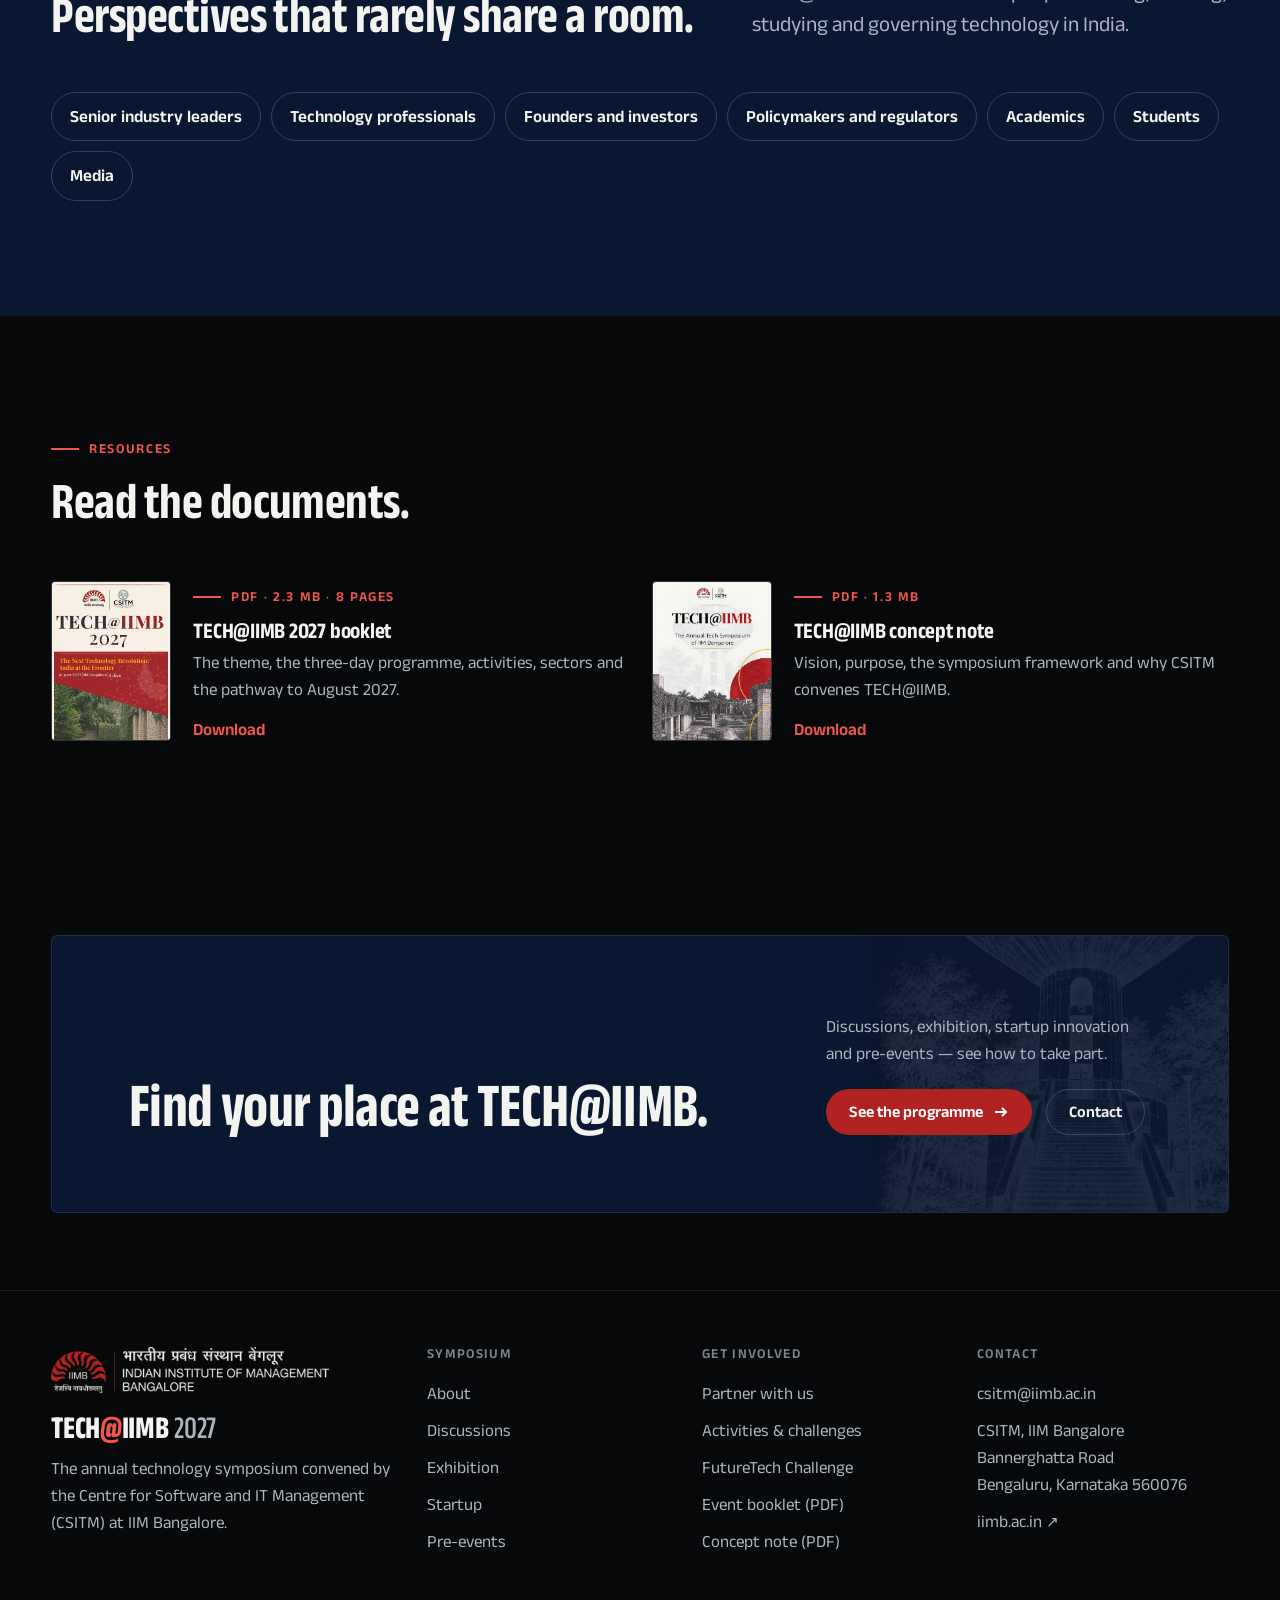
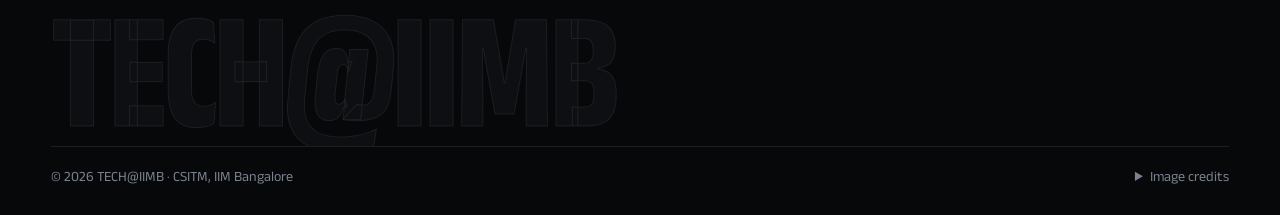
<file: about.html>
<!DOCTYPE html>
<html lang="en">
<head>
<meta charset="UTF-8">
<meta name="viewport" content="width=device-width, initial-scale=1">
<title>About | TECH@IIMB 2027</title>
<meta name="description" content="About TECH@IIMB, the annual technology symposium convened by CSITM at IIM Bangalore: purpose, context, framework, approach and why CSITM.">
<meta name="theme-color" content="#07080A">
<meta property="og:title" content="About | TECH@IIMB 2027"><meta property="og:description" content="About TECH@IIMB, the annual technology symposium convened by CSITM at IIM Bangalore: purpose, context, framework, approach and why CSITM."><meta property="og:type" content="website">
<link rel="icon" href="assets/brand/favicon.png" type="image/png">
<link rel="preload" href="assets/fonts/anek-latin-latin-100-800.woff2" as="font" type="font/woff2" crossorigin>
<link rel="stylesheet" href="css/site.css">
<script>document.documentElement.classList.add("js")</script>
</head>
<body data-page="about">
<a class="skip" href="#main">Skip to content</a>
<div class="utility"><div class="wrap"><span class="u-l muted">The annual technology symposium of IIM Bangalore · Convened by CSITM</span>
  <div class="u-r"><a href="contact.html#enquire">csitm@iimb.ac.in</a><a href="assets/docs/TECH-IIMB-2027-Booklet.pdf" download>Event booklet (PDF)</a><a href="https://www.iimb.ac.in/" rel="noopener">iimb.ac.in</a></div></div></div>
<header class="site-header"><div class="wrap">
  <a class="brand" href="index.html" aria-label="TECH@IIMB 2027 home"><img src="assets/brand/iimb-logo-reversed.png" width="724" height="120" alt="Indian Institute of Management Bangalore"><span class="bar" aria-hidden="true"></span><span class="wordmark">TECH<span class="at">@</span>IIMB<span class="yr">2027</span></span></a>
  <nav class="nav" aria-label="Main"><a href="about.html" aria-current="page">About</a><a href="discussions.html">Discussions</a><a href="exhibition.html">Exhibition</a><a href="startup.html">Startup</a><a href="pre-events.html">Pre-events</a><a href="partner.html">Partner with us</a><a class="btn btn-red" href="contact.html">Contact</a></nav>
  <button class="menu-btn" id="menuBtn" aria-expanded="false" aria-controls="drawer">Menu</button>
</div></header>
<div class="drawer" id="drawer" aria-hidden="true"><button class="drawer-close" id="drawerClose">Close</button><a href="index.html">Home<span>00</span></a><a href="about.html" aria-current="page">About<span>01</span></a><a href="discussions.html">Discussions<span>02</span></a><a href="exhibition.html">Exhibition<span>03</span></a><a href="startup.html">Startup<span>04</span></a><a href="pre-events.html">Pre-events<span>05</span></a><a href="partner.html">Partner with us<span>06</span></a><a href="contact.html">Contact<span>07</span></a></div>
<main id="main">
<section class="phero" aria-labelledby="pageTitle"><div class="hero-img"><img src="assets/photos/stone-columns-1600.jpg" alt="Stone columns and greenery in the IIM Bangalore academic block" style="object-position:center"></div>
  <div class="wrap"><div class="crumb"><a href="index.html">Home</a><span aria-hidden="true">/</span><span>About</span></div>
  <h1 id="pageTitle" class="split-in"><span style="--i:0">A&nbsp;</span><span style="--i:1">shared&nbsp;</span><span style="--i:2">forum&nbsp;</span><span style="--i:3">for&nbsp;</span><span style="--i:4">research,&nbsp;</span><span style="--i:5">practice&nbsp;</span><span style="--i:6">and&nbsp;</span><span style="--i:7">policy.&nbsp;</span></h1><p class="lede rv">TECH@IIMB is CSITM’s flagship annual convening — a space for rigorous inquiry, grounded debate and meaningful exchange across sectors.</p></div></section><nav class="subnav" aria-label="On this page"><div class="wrap"><a href="#overview">Overview</a><a href="#purpose">Purpose</a><a href="#context">Why now</a><a href="#framework">Framework</a><a href="#approach">Approach</a><a href="#csitm">Why CSITM</a><a href="#resources">Resources</a></div></nav>
<section class="band" id="overview" aria-labelledby="h-ov"><div class="wrap g12">
  <div class="c-7 rv"><span class="eyebrow">Overview</span><h2 class="h-l" id="h-ov" style="margin-top:14px">The flagship technology symposium of IIM Bangalore.</h2>
    <div class="body-l" style="margin-top:20px"><p>TECH@IIMB is the annual technology symposium convened by the Centre for Software and IT Management (CSITM) at IIM Bangalore. Designed as a three-day gathering, it brings together scholars, practitioners, policymakers and founders to examine how digital technologies are transforming organisations, markets, the state and society, and what these shifts mean for India’s technology leadership.</p>
    <p>As CSITM’s flagship annual convening, TECH@IIMB creates space for rigorous inquiry, grounded debate and meaningful exchange across sectors. This year, TECH@IIMB 2027 focuses on <strong>The Next Technology Revolution: India at the Frontier</strong>.</p></div></div>
  <aside class="c-4 c-push rv" style="--i:1"><dl class="dl-list"><div class="dr"><dt>Edition</dt><dd>TECH@IIMB 2027</dd></div><div class="dr"><dt>Theme</dt><dd>The Next Technology Revolution: India at the Frontier</dd></div><div class="dr"><dt>When</dt><dd>August 2027 · three days</dd></div><div class="dr"><dt>Where</dt><dd>IIM Bangalore, Bengaluru</dd></div><div class="dr"><dt>Convened by</dt><dd>Centre for Software and IT Management (CSITM)</dd></div></dl></aside>
</div></section>

<section class="band navy" aria-labelledby="h-q"><div class="wrap"><div class="head center rv"><span class="eyebrow">The central question</span><h2 class="h-xl" id="h-q" style="margin-top:18px">How can we better understand and responsibly shape the technologies changing India and the world?</h2></div></div></section>

<section class="band" id="purpose" aria-labelledby="h-why"><div class="wrap">
  <div class="head"><div class="rv"><span class="eyebrow">Purpose</span><h2 class="h-l" id="h-why">Why TECH@IIMB?</h2></div><p class="lede rv" style="--i:1">Understand it. Question it. Shape it.</p></div>
  <div class="steps" role="tablist" aria-label="Purpose" id="ttcs"></div>
  <div class="step-panel" id="ttcsPanel" role="tabpanel" aria-live="polite"></div>
</div></section>

<section class="band alt" id="context" aria-labelledby="h-now"><div class="wrap">
  <div class="head"><div class="rv"><span class="eyebrow">The context</span><h2 class="h-l" id="h-now">Why now?</h2></div><p class="lede rv" style="--i:1">The pace of technological change is challenging the institutions and frameworks needed to understand its wider consequences.</p></div>
  <div class="grid g3">
    <div class="card rv " style="--i:0"><span class="k">Technology</span><h3>Systems at scale</h3><p>Generative and agentic AI, tokenised assets and population-scale Digital Public Infrastructure are changing how organisations operate, how markets evolve and how services are delivered.</p></div>
    <div class="card rv " style="--i:1"><span class="k">Consequences</span><h3>Questions to examine</h3><p>The organisational, ethical and developmental implications deserve careful examination alongside adoption.</p></div>
    <div class="card rv " style="--i:2"><span class="k">Dialogue</span><h3>A neutral forum</h3><p>Cross-sector discussion can connect evidence, practical experience and public-interest considerations — thoughtful, evidence-led dialogue across research, industry and public policy.</p></div>
  </div>
  <div class="card navy rv" style="margin-top:var(--gap)"><span class="k">The opportunity</span><h3 class="h-m">Create a space where technological ambition is considered alongside evidence, context, and its effects on people and institutions.</h3></div>
</div></section>

<section class="band" id="framework" aria-labelledby="h-fw"><div class="wrap">
  <div class="media"><figure class="m-img wipe" style="margin:0"><img src="assets/art/courtyard-engraving.jpg" alt="Engraving of a courtyard on the IIM Bangalore campus" loading="lazy" style="aspect-ratio:3/2"></figure>
  <div class="m-copy rv"><span class="eyebrow">The symposium framework</span><h2 class="h-l">Three pillars.</h2><div id="pillars" style="margin-top:18px"></div></div></div>
</div></section>

<section class="band alt" id="approach" aria-labelledby="h-ap"><div class="wrap">
  <div class="head"><div class="rv"><span class="eyebrow">Our approach</span><h2 class="h-l" id="h-ap">What makes it different?</h2></div><p class="lede rv" style="--i:1">Many technology events celebrate what is new. TECH@IIMB asks what it means. Its format, setting and focus are designed for depth, candour and relevance to India.</p></div>
  <div class="grid g4" id="approachGrid"></div>
  <p class="h-m rv" style="margin-top:44px;text-align:center">One forum. Many perspectives. A shared question.</p>
</div></section>

<section class="band" id="csitm" aria-labelledby="h-cs"><div class="wrap">
  <div class="media rev"><figure class="m-img wipe" style="margin:0"><img src="assets/photos/iimb-signage.jpg" alt="IIM Bangalore name plaque on the campus stone wall" loading="lazy" style="aspect-ratio:4/5"></figure>
  <div class="m-copy rv"><span class="eyebrow">Why CSITM?</span><h2 class="h-l">The right place to convene this conversation.</h2><p class="body-l">CSITM is IIM Bangalore’s dedicated centre for research, teaching and engagement on software, technology and digital transformation. Its academic focus, cross-sector relationships and institutional setting make it well placed to convene TECH@IIMB.</p><div class="grid g2" id="csitmGrid" style="margin-top:22px"></div></div></div>
</div></section>

<section class="band navy" aria-labelledby="h-reach"><div class="wrap">
  <div class="head"><div class="rv"><span class="eyebrow">Who takes part</span><h2 class="h-l" id="h-reach">Perspectives that rarely share a room.</h2></div><p class="lede rv" style="--i:1">TECH@IIMB 2027 reaches the people building, funding, studying and governing technology in India.</p></div>
  <div class="pills rv" id="reach"></div>
</div></section>

<section class="band" id="resources" aria-labelledby="h-res"><div class="wrap">
  <div class="head"><div class="rv"><span class="eyebrow">Resources</span><h2 class="h-l" id="h-res">Read the documents.</h2></div></div>
  <div class="docs">
  <a class="doc rv" href="assets/docs/TECH-IIMB-2027-Booklet.pdf" download><img src="assets/docs/booklet-cover.jpg" alt="Cover of the TECH@IIMB 2027 booklet" loading="lazy"><div><span class="eyebrow">PDF · 2.3 MB · 8 pages</span><h3 class="h-s" style="margin-top:10px">TECH@IIMB 2027 booklet</h3><p class="muted">The theme, the three-day programme, activities, sectors and the pathway to August 2027.</p><span class="dl">Download <svg viewBox="0 0 16 16" fill="none" stroke="currentColor" stroke-width="1.8" aria-hidden="true"><path d="M8 2v9M4 7l4 4 4-4M2 14h12"/></svg></span></div></a>
  <a class="doc rv" style="--i:1" href="assets/docs/TECH-IIMB-Concept-Note.pdf" download><img src="assets/docs/concept-cover.jpg" alt="Cover of the TECH@IIMB concept note" loading="lazy"><div><span class="eyebrow">PDF · 1.3 MB</span><h3 class="h-s" style="margin-top:10px">TECH@IIMB concept note</h3><p class="muted">Vision, purpose, the symposium framework and why CSITM convenes TECH@IIMB.</p><span class="dl">Download <svg viewBox="0 0 16 16" fill="none" stroke="currentColor" stroke-width="1.8" aria-hidden="true"><path d="M8 2v9M4 7l4 4 4-4M2 14h12"/></svg></span></div></a>
</div>
</div></section>
<section class="band tight"><div class="wrap"><div class="cta rv"><h2>Find your place at TECH@IIMB.</h2><div class="side2"><p>Discussions, exhibition, startup innovation and pre-events — see how to take part.</p><div class="row"><a class="btn btn-red" href="discussions.html">See the programme <svg viewBox="0 0 16 16" fill="none" stroke="currentColor" stroke-width="1.8" aria-hidden="true"><path d="M2 8h11M9 4l4 4-4 4"/></svg></a><a class="btn btn-ghost" href="contact.html">Contact</a></div></div></div></div></section>
</main>
<footer>
  <div class="wrap">
    <div class="f-top">
      <div><img src="assets/brand/iimb-logo-reversed.png" width="724" height="120" alt="Indian Institute of Management Bangalore" loading="lazy"><span class="wordmark">TECH<span class="at">@</span>IIMB<span class="yr">2027</span></span>
        <p>The annual technology symposium convened by the Centre for Software and IT Management (CSITM) at IIM Bangalore.</p></div>
      <div class="f-col"><h2>Symposium</h2><a href="about.html">About</a><a href="discussions.html">Discussions</a><a href="exhibition.html">Exhibition</a><a href="startup.html">Startup</a><a href="pre-events.html">Pre-events</a></div>
      <div class="f-col"><h2>Get involved</h2><a href="partner.html">Partner with us</a><a href="exhibition.html#experiences">Activities &amp; challenges</a><a href="startup.html">FutureTech Challenge</a><a href="assets/docs/TECH-IIMB-2027-Booklet.pdf" download>Event booklet (PDF)</a><a href="assets/docs/TECH-IIMB-Concept-Note.pdf" download>Concept note (PDF)</a></div>
      <div class="f-col"><h2>Contact</h2><a href="contact.html#enquire">csitm@iimb.ac.in</a><address>CSITM, IIM Bangalore<br>Bannerghatta Road<br>Bengaluru, Karnataka 560076</address><a href="https://www.iimb.ac.in/" rel="noopener" class="ext">iimb.ac.in</a></div>
    </div>
    <div class="f-big" aria-hidden="true">TECH@IIMB</div>
    <div class="f-bottom"><span>© 2026 TECH@IIMB · CSITM, IIM Bangalore</span>
      <details class="credits"><summary>Image credits</summary><ul><li>Campus photographs, engravings and documents: TECH@IIMB 2027 booklet and concept note, CSITM, IIM Bangalore.</li><li>Corridor pergola: Sanyam Bahga from Roorkee, India, <a href="https://commons.wikimedia.org/wiki/File:IIM-Bangalore_016_(10048461003).jpg" rel="noopener">Wikimedia Commons</a>, <a href="https://creativecommons.org/licenses/by-sa/2.0/" rel="noopener">CC BY-SA 2.0</a></li><li>Corridor academic: Sanyam Bahga, <a href="https://commons.wikimedia.org/wiki/File:Indian_Institute_of_Management,_Bangalore_academic_block.jpg" rel="noopener">Wikimedia Commons</a>, <a href="https://creativecommons.org/licenses/by-sa/3.0/" rel="noopener">CC BY-SA 3.0</a></li><li>Stone columns: Magentic Manifestations, <a href="https://commons.wikimedia.org/wiki/File:IIMB_Acadblock.JPG" rel="noopener">Wikimedia Commons</a>, <a href="https://creativecommons.org/licenses/by-sa/3.0/" rel="noopener">CC BY-SA 3.0</a></li><li>Library: Sanyam Bahga, <a href="https://commons.wikimedia.org/wiki/File:Indian_Institute_of_Management_Bangalore_library.jpg" rel="noopener">Wikimedia Commons</a>, <a href="https://creativecommons.org/licenses/by-sa/3.0/" rel="noopener">CC BY-SA 3.0</a></li><li>Amphitheatre: Apb2693, <a href="https://commons.wikimedia.org/wiki/File:Indian_Institute_of_Management_Bangalore,_Amphitheatre.jpg" rel="noopener">Wikimedia Commons</a>, <a href="https://creativecommons.org/licenses/by-sa/4.0/" rel="noopener">CC BY-SA 4.0</a></li></ul></details></div>
  </div>
</footer>
<button class="to-top" id="toTop" aria-label="Back to top"><svg width="18" height="18" viewBox="0 0 16 16" fill="none" stroke="currentColor" stroke-width="1.8"><path d="M3 10l5-5 5 5"/></svg></button>
<div class="toast" id="toast" role="status" aria-live="polite"></div>
<script src="js/content.js"></script>
<script src="js/site.js"></script>
</body>
</html>
</file>
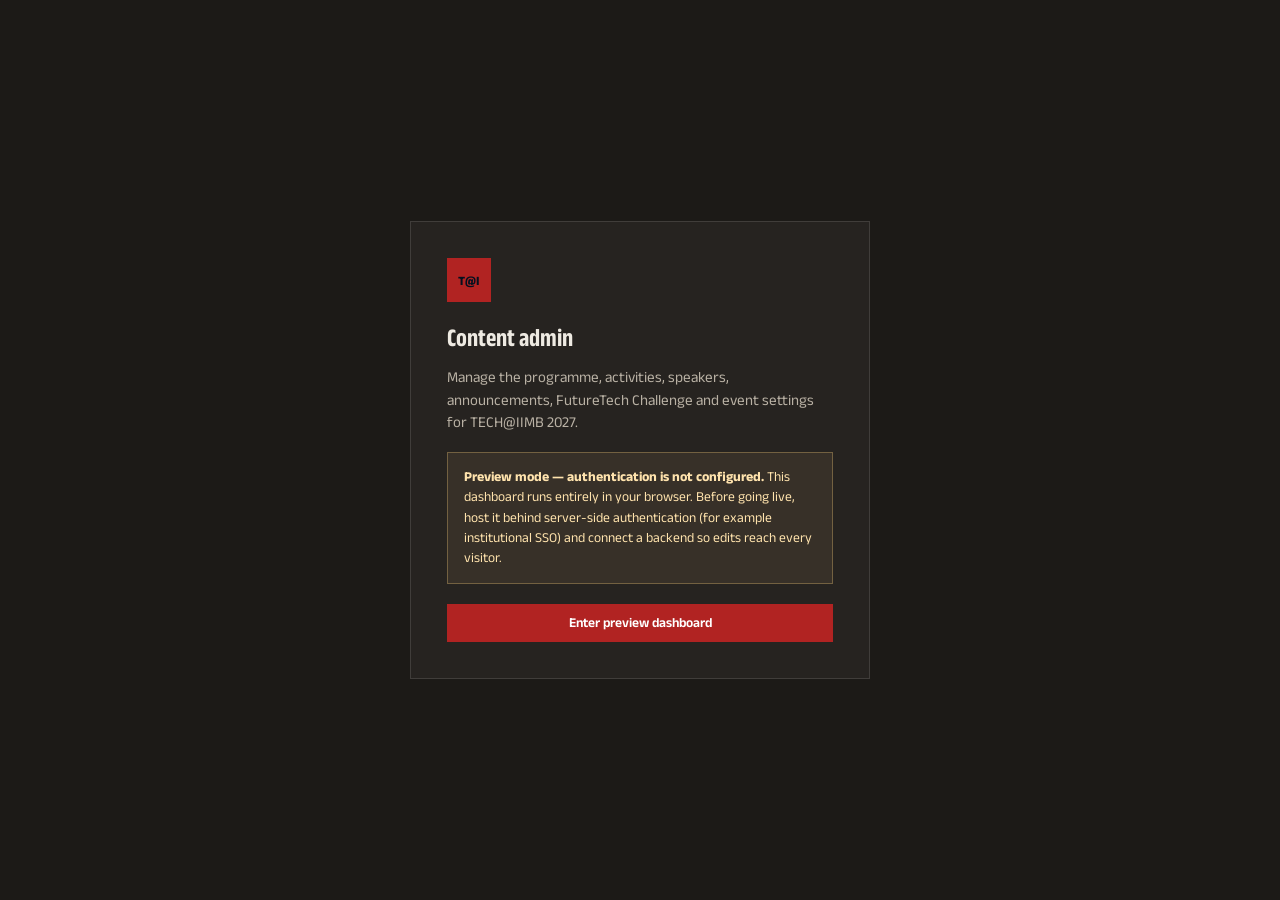
<file: admin.html>
<!DOCTYPE html>
<html lang="en">
<head>
<meta charset="UTF-8">
<meta name="viewport" content="width=device-width, initial-scale=1">
<meta name="robots" content="noindex, nofollow">
<title>TECH@IIMB 2027 · Content admin</title>
<style>@font-face{font-family:"Anek Latin";src:url(assets/fonts/anek-latin-latin-100-800.woff2) format("woff2");font-weight:100 800;font-stretch:75% 125%}</style>
<style>
:root{--bg:#1C1A17;--side:#262320;--panel:#262320;--line:rgba(238,234,226,.13);--line2:rgba(238,234,226,.24);--ink:#EEEAE2;--muted:#B9B1A4;--dim:#8f877b;--cyan:#EC6A61;--violet:#EC6A61;--warn:#F2A900;--bad:#ff8a7a;--grad:#B12322}
*{box-sizing:border-box}body{margin:0;background:var(--bg);color:var(--ink);font:400 15px/1.5 'Anek Latin',system-ui,sans-serif}
button,input,select,textarea{font:inherit;color:inherit}button{cursor:pointer}
h1,h2,h3{font-family:'Anek Latin',system-ui,sans-serif;font-stretch:80%;font-weight:650;margin:0}
:focus-visible{outline:2px solid var(--cyan);outline-offset:2px}
.gate{min-height:100vh;display:grid;place-items:center;padding:20px}
.gate-card{width:min(460px,100%);padding:36px;border-radius:0;background:var(--panel);border:1px solid var(--line)}
.gate-card h1{font-size:1.6rem;margin-top:16px}.gate-card p{color:var(--muted);margin:10px 0 0}
.mark{width:44px;height:44px;border-radius:0;background:var(--grad);display:grid;place-items:center;color:#04101f;font:700 .8rem 'Anek Latin'}
.warn{margin-top:18px;padding:14px 16px;border-radius:0;background:rgba(255,207,122,.08);border:1px solid rgba(255,207,122,.3);color:#ffe3ad;font-size:.85rem}
.app{display:none;grid-template-columns:240px 1fr;min-height:100vh}.app.on{display:grid}
aside{background:var(--side);border-right:1px solid var(--line);padding:20px 14px;position:sticky;top:0;height:100vh;display:flex;flex-direction:column;gap:4px}
aside .brand{display:flex;gap:10px;align-items:center;padding:4px 8px 18px}aside .brand b{font:700 1rem 'Anek Latin'}aside .brand small{display:block;color:var(--dim);font:500 .65rem 'Anek Latin';letter-spacing:.12em}
.tab{text-align:left;padding:10px 12px;border-radius:0;border:0;background:none;color:var(--muted);display:flex;justify-content:space-between}
.tab:hover{color:var(--ink);background:rgba(255,255,255,.04)}.tab[aria-current="page"]{background:rgba(43,212,228,.1);color:var(--ink)}
.tab .n{font:500 .7rem 'Anek Latin';color:var(--cyan)}
aside .foot{margin-top:auto;font-size:.75rem;color:var(--dim);padding:8px}
main{padding:28px 36px 80px;min-width:0}
.top{display:flex;justify-content:space-between;align-items:center;gap:16px;flex-wrap:wrap;margin-bottom:22px}
.top h2{font-size:1.6rem}.top p{color:var(--muted);margin:4px 0 0}
.status{display:flex;gap:8px;align-items:center;flex-wrap:wrap}
.pill{font:500 .7rem 'Anek Latin';padding:5px 10px;border-radius:999px;border:1px solid var(--line2);color:var(--muted)}
.pill.dirty{color:var(--warn);border-color:rgba(255,207,122,.4)}.pill.ok{color:var(--cyan);border-color:rgba(43,212,228,.4)}
.btn{padding:9px 14px;border-radius:0;border:1px solid var(--line2);background:transparent;font-weight:600;font-size:.84rem}
.btn:hover{border-color:var(--cyan)}.btn.pri{background:#B12322;color:#fff;border:0}.btn.pri:hover{background:#94191A}.btn.danger:hover{border-color:var(--bad);color:var(--bad)}
.btn:disabled{opacity:.4;cursor:not-allowed}
.card{background:var(--panel);border:1px solid var(--line);border-radius:0;padding:22px;margin-bottom:14px}
.card h3{font-size:1.05rem;margin-bottom:12px}
.grid{display:grid;grid-template-columns:repeat(auto-fill,minmax(240px,1fr));gap:12px}
.f{display:flex;flex-direction:column;gap:5px}.f.full{grid-column:1/-1}
.f label{font:500 .68rem 'Anek Latin';letter-spacing:.08em;text-transform:uppercase;color:var(--muted)}
.f input,.f select,.f textarea{padding:10px 12px;border-radius:0;border:1px solid var(--line2);background:rgba(255,255,255,.03)}
.f select option{background:var(--panel)}
.f textarea{min-height:80px;resize:vertical}
.f input:focus,.f textarea:focus,.f select:focus{outline:none;border-color:var(--cyan)}
.f.err input,.f.err textarea{border-color:var(--bad)}.f .e{color:var(--bad);font-size:.75rem;min-height:0}
.f .h{color:var(--dim);font-size:.74rem}
.item{border:1px solid var(--line);border-radius:0;margin-bottom:10px;background:rgba(255,255,255,.015)}
.item summary{list-style:none;cursor:pointer;padding:12px 16px;display:flex;justify-content:space-between;gap:12px;align-items:center}
.item summary::-webkit-details-marker{display:none}
.item summary b{font-weight:600}.item summary small{color:var(--dim);font:500 .72rem 'Anek Latin'}
.item .body{padding:4px 16px 16px}
.row-actions{display:flex;gap:6px;margin-top:12px;flex-wrap:wrap}
.stats{display:grid;grid-template-columns:repeat(auto-fill,minmax(170px,1fr));gap:12px;margin-bottom:14px}
.stat{padding:18px;border-radius:0;background:var(--panel);border:1px solid var(--line)}.stat b{display:block;font:650 1.9rem 'Anek Latin'}.stat span{color:var(--muted);font-size:.82rem}
.check{list-style:none;padding:0;margin:0}.check li{display:flex;gap:10px;align-items:flex-start;padding:9px 0;border-bottom:1px solid var(--line)}
.check li:last-child{border:0}.check i{font-style:normal;width:20px}
table{width:100%;border-collapse:collapse;font-size:.85rem}th,td{text-align:left;padding:10px;border-bottom:1px solid var(--line);vertical-align:top}th{font:500 .68rem 'Anek Latin';letter-spacing:.08em;text-transform:uppercase;color:var(--muted)}
.empty{padding:30px;text-align:center;color:var(--muted);border:1px dashed var(--line2);border-radius:0}
textarea.code{width:100%;min-height:260px;font:500 .78rem 'Anek Latin';padding:12px;border-radius:0;border:1px solid var(--line2);background:#050b17}
.thumb{width:72px;height:90px;border-radius:8px;object-fit:cover;border:1px solid var(--line2)}
.toast{position:fixed;bottom:20px;left:50%;transform:translate(-50%,20px);opacity:0;background:var(--ink);color:#0b1830;padding:10px 16px;border-radius:0;font-weight:600;transition:.3s;pointer-events:none;z-index:9}.toast.show{opacity:1;transform:translate(-50%,0)}
.seg{display:flex;gap:6px;margin-bottom:12px;flex-wrap:wrap}.seg button{padding:7px 12px;border-radius:999px;border:1px solid var(--line2);background:none}.seg button[aria-pressed="true"]{background:var(--ink);color:#0b1830}
.dlg{position:fixed;inset:0;background:rgba(0,0,0,.6);display:none;place-items:center;z-index:8}.dlg.on{display:grid}.dlg .card{width:min(420px,92vw)}
@media(max-width:820px){.app.on{grid-template-columns:1fr}aside{position:static;height:auto;flex-direction:row;flex-wrap:wrap}aside .brand,aside .foot{display:none}main{padding:20px}}
</style>
</head>
<body>
<div class="gate" id="gate">
  <div class="gate-card">
    <div class="mark">T@I</div>
    <h1>Content admin</h1>
    <p>Manage the programme, activities, speakers, announcements, FutureTech Challenge and event settings for TECH@IIMB 2027.</p>
    <div class="warn"><strong>Preview mode — authentication is not configured.</strong> This dashboard runs entirely in your browser. Before going live, host it behind server-side authentication (for example institutional SSO) and connect a backend so edits reach every visitor.</div>
    <button class="btn pri" style="margin-top:20px;width:100%" id="enter">Enter preview dashboard</button>
  </div>
</div>

<div class="app" id="app">
  <aside aria-label="Admin sections">
    <div class="brand"><div class="mark" style="width:34px;height:34px;font-size:.66rem">T@I</div><div><b>TECH@IIMB</b><small>ADMIN · 2027</small></div></div>
    <nav id="tabs" style="display:contents"></nav>
    <div class="foot">Drafts are stored in this browser only.<br><a href="index.html" style="color:var(--cyan)">Open public site ↗</a></div>
  </aside>
  <main>
    <div class="top">
      <div><h2 id="viewTitle">Overview</h2><p id="viewSub"></p></div>
      <div class="status">
        <span class="pill" id="dirtyPill">No unsaved changes</span>
        <button class="btn" id="saveBtn">Save draft</button>
        <button class="btn pri" id="pubBtn">Publish to preview</button>
      </div>
    </div>
    <div id="view"></div>
  </main>
</div>
<div class="dlg" id="dlg" role="dialog" aria-modal="true" aria-labelledby="dlgT"><div class="card"><h3 id="dlgT">Confirm</h3><p id="dlgM" style="color:var(--muted)"></p><div class="row-actions" style="justify-content:flex-end"><button class="btn" id="dlgNo">Cancel</button><button class="btn pri" id="dlgYes">Confirm</button></div></div></div>
<div class="toast" id="toast" role="status" aria-live="polite"></div>
<script src="js/content.js"></script>
<script src="js/admin.js"></script>
</body>
</html>
</file>
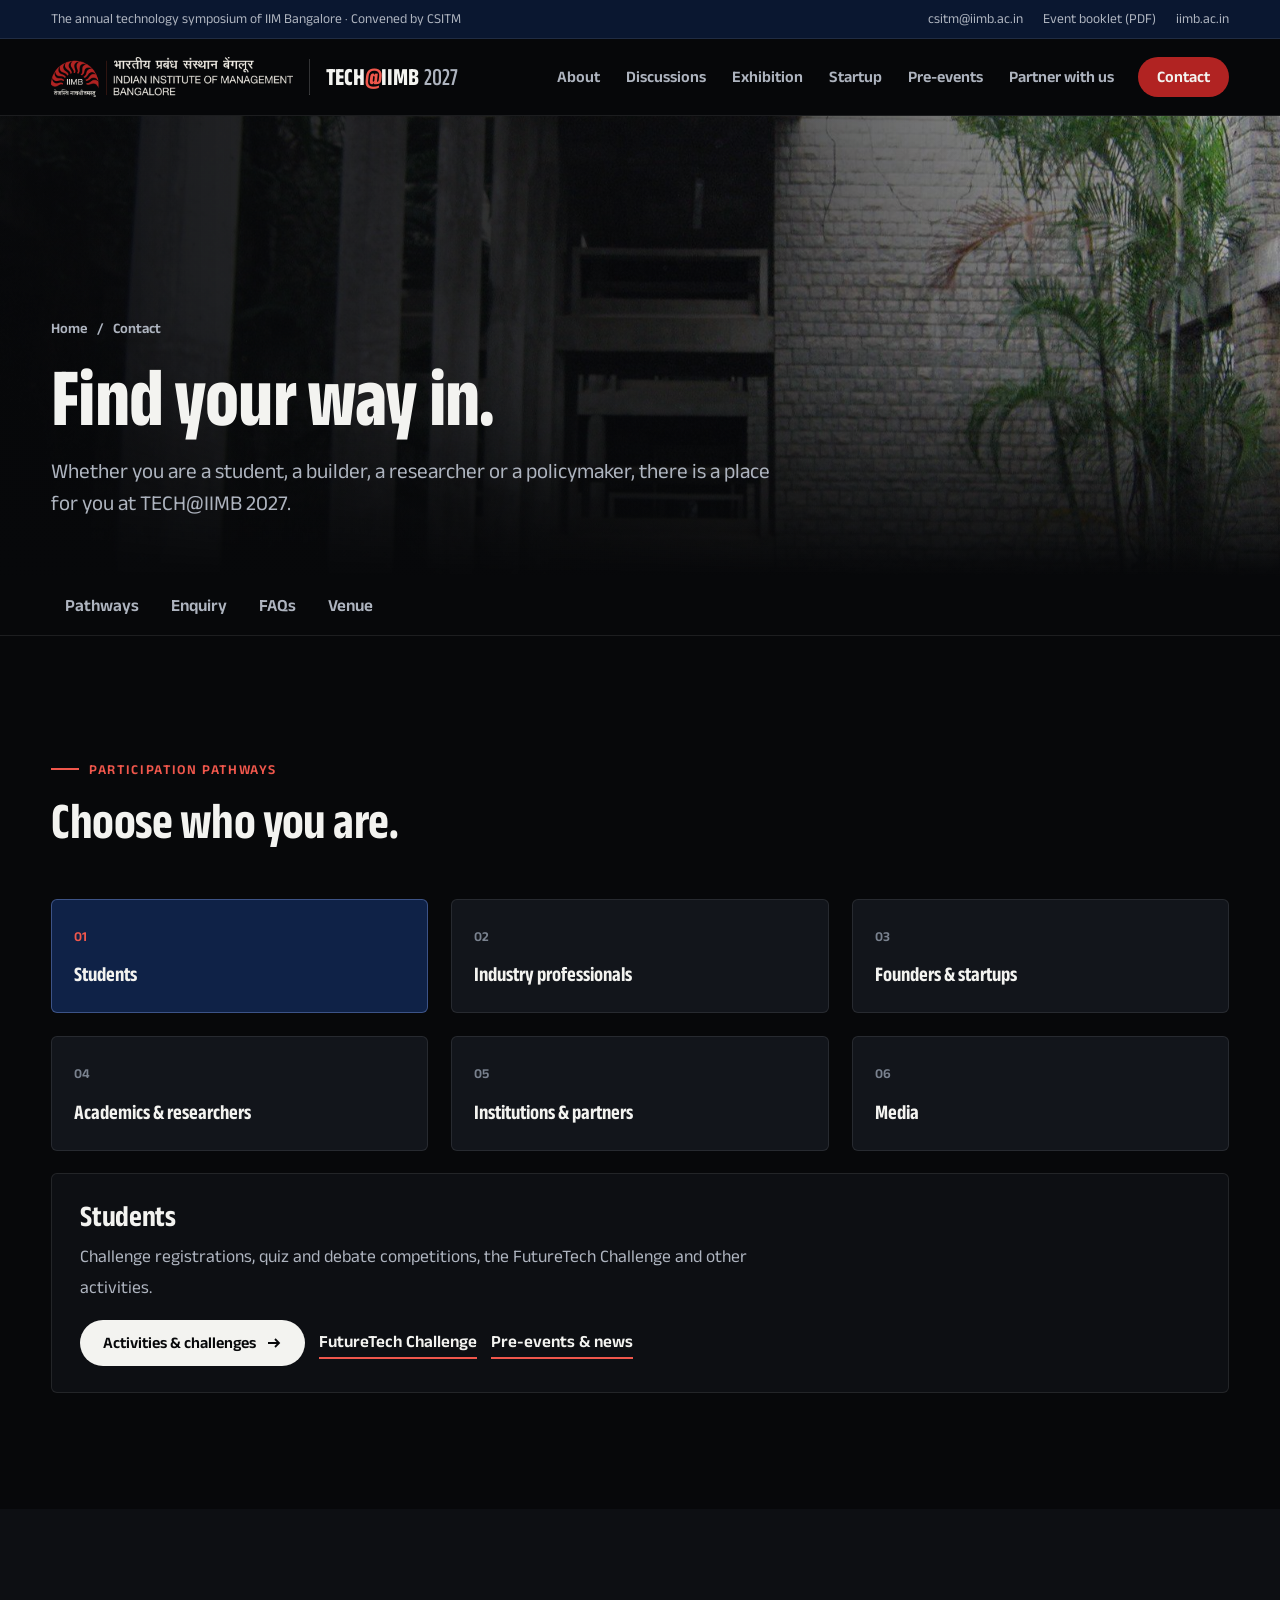
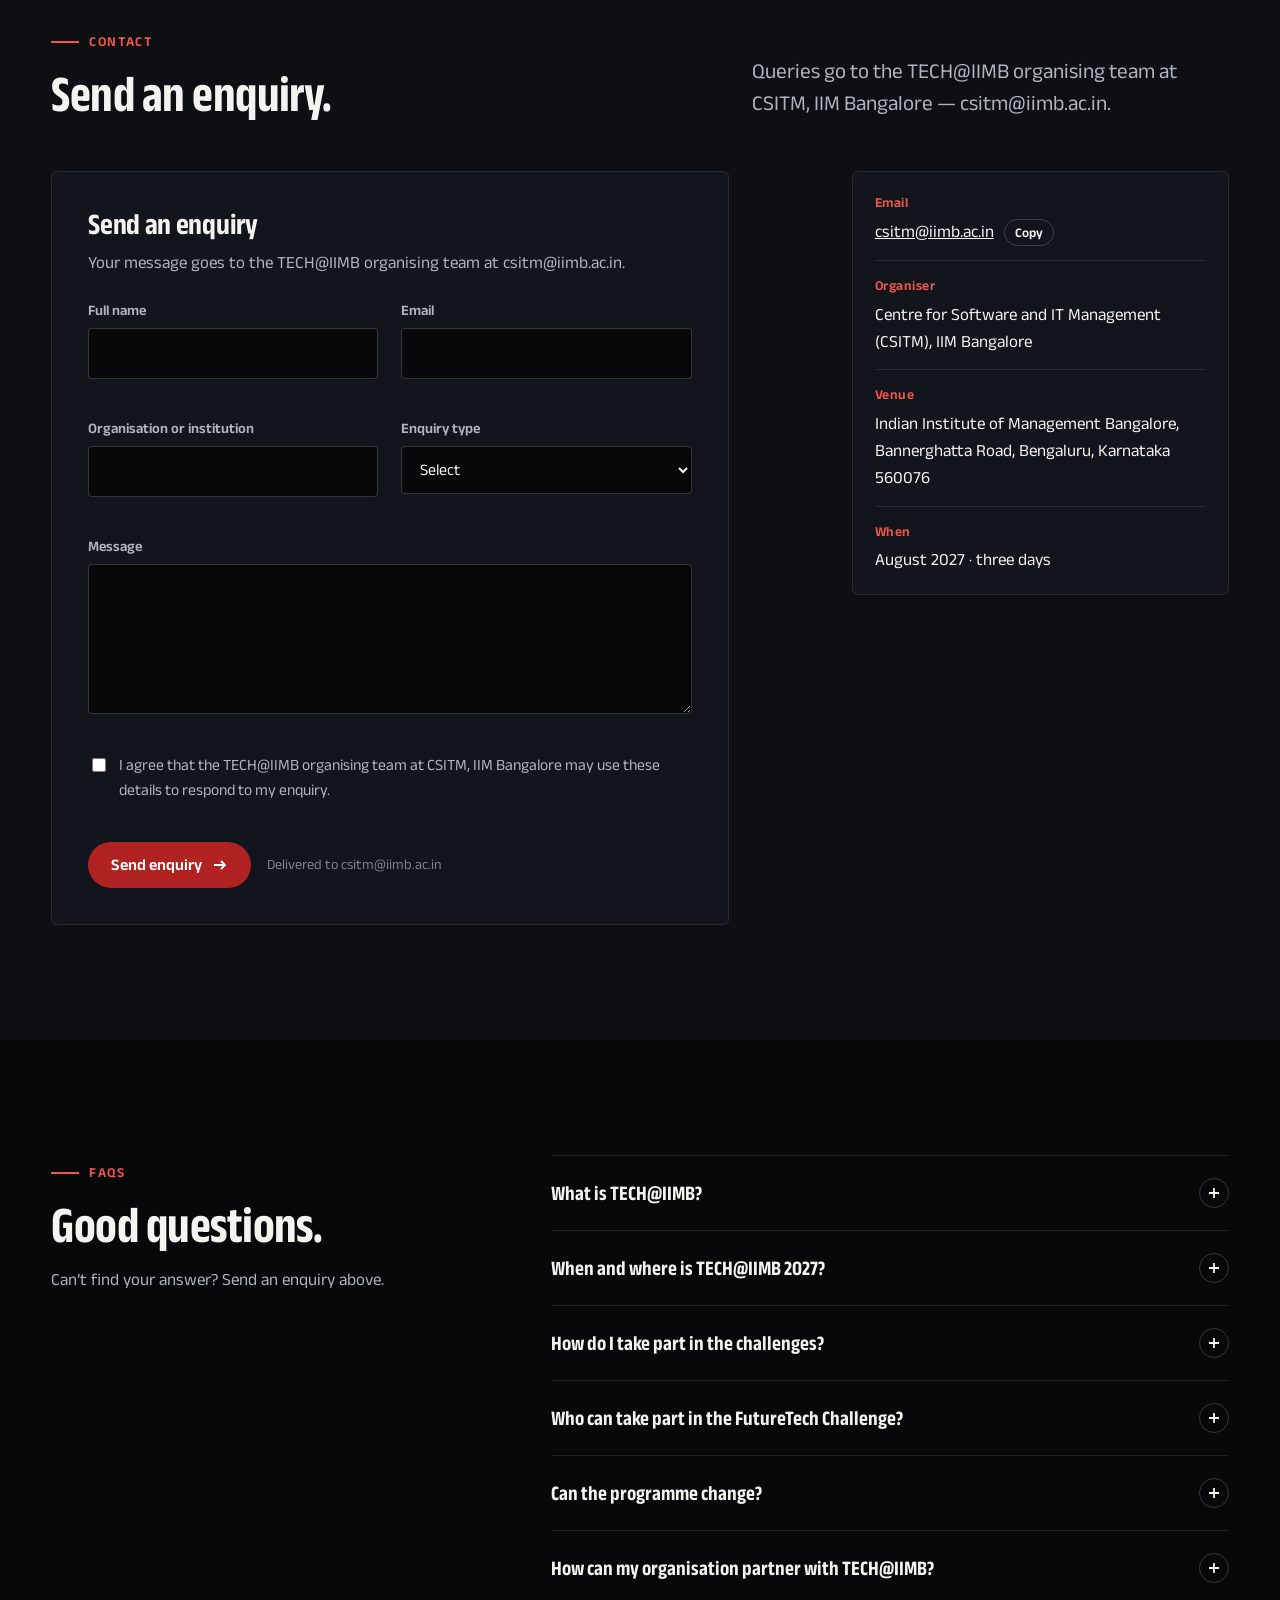
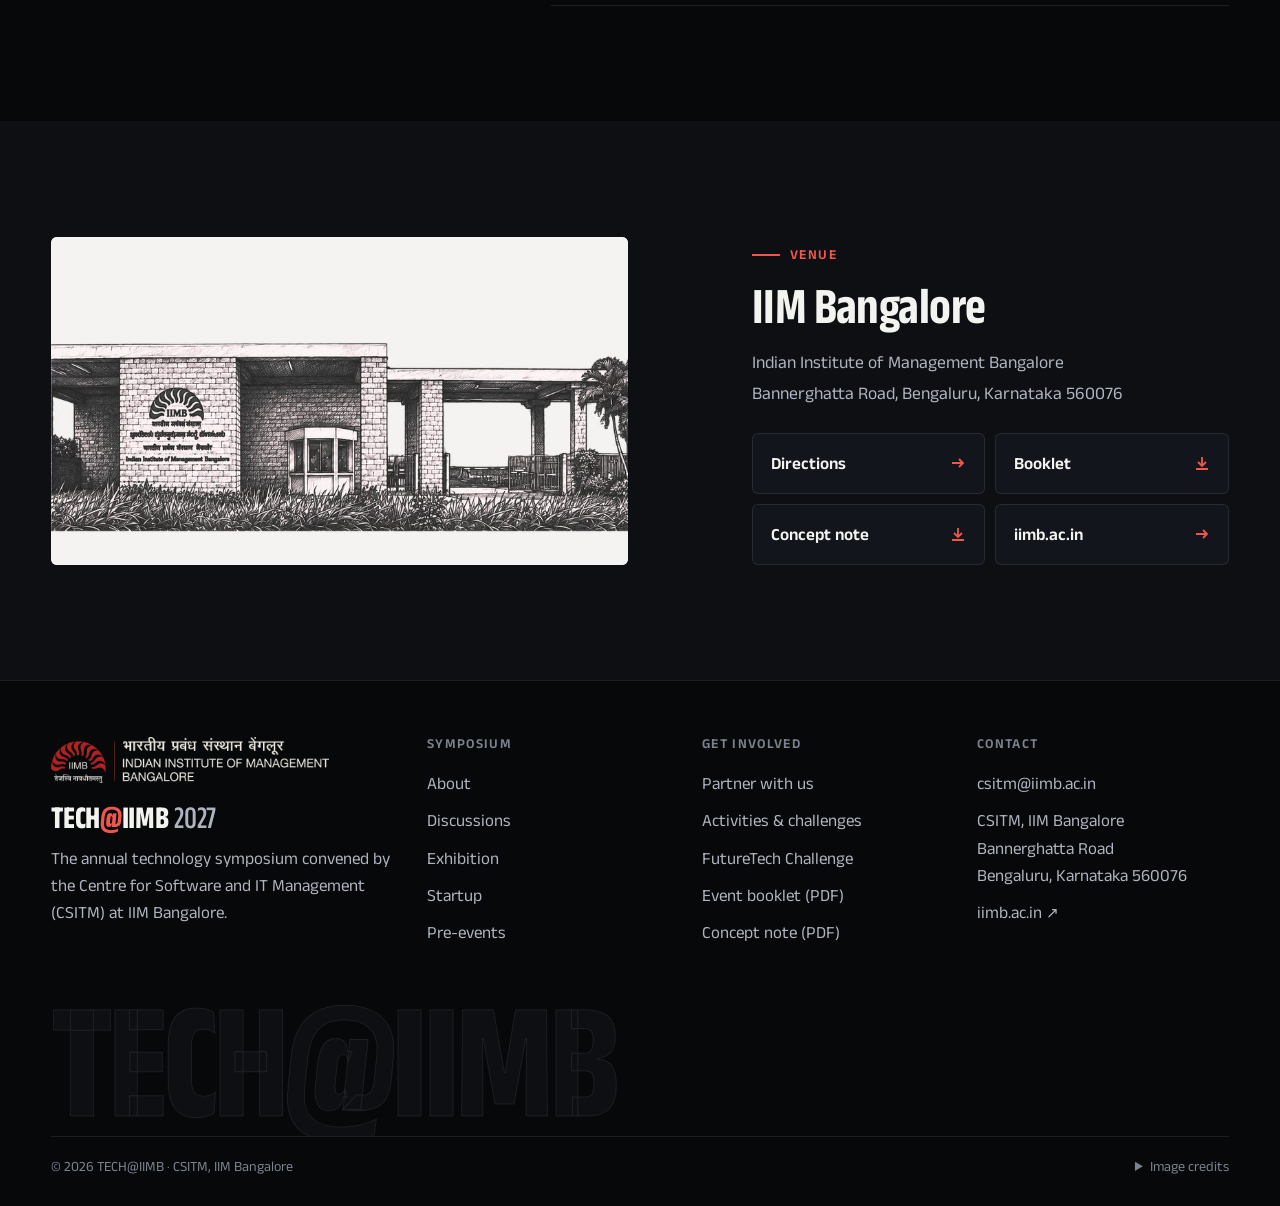
<file: contact.html>
<!DOCTYPE html>
<html lang="en">
<head>
<meta charset="UTF-8">
<meta name="viewport" content="width=device-width, initial-scale=1">
<title>Contact | TECH@IIMB 2027</title>
<meta name="description" content="Contact the TECH@IIMB 2027 organising team at CSITM, IIM Bangalore: csitm@iimb.ac.in.">
<meta name="theme-color" content="#07080A">
<meta property="og:title" content="Contact | TECH@IIMB 2027"><meta property="og:description" content="Contact the TECH@IIMB 2027 organising team at CSITM, IIM Bangalore: csitm@iimb.ac.in."><meta property="og:type" content="website">
<link rel="icon" href="assets/brand/favicon.png" type="image/png">
<link rel="preload" href="assets/fonts/anek-latin-latin-100-800.woff2" as="font" type="font/woff2" crossorigin>
<link rel="stylesheet" href="css/site.css">
<script>document.documentElement.classList.add("js")</script>
</head>
<body data-page="contact">
<a class="skip" href="#main">Skip to content</a>
<div class="utility"><div class="wrap"><span class="u-l muted">The annual technology symposium of IIM Bangalore · Convened by CSITM</span>
  <div class="u-r"><a href="contact.html#enquire">csitm@iimb.ac.in</a><a href="assets/docs/TECH-IIMB-2027-Booklet.pdf" download>Event booklet (PDF)</a><a href="https://www.iimb.ac.in/" rel="noopener">iimb.ac.in</a></div></div></div>
<header class="site-header"><div class="wrap">
  <a class="brand" href="index.html" aria-label="TECH@IIMB 2027 home"><img src="assets/brand/iimb-logo-reversed.png" width="724" height="120" alt="Indian Institute of Management Bangalore"><span class="bar" aria-hidden="true"></span><span class="wordmark">TECH<span class="at">@</span>IIMB<span class="yr">2027</span></span></a>
  <nav class="nav" aria-label="Main"><a href="about.html">About</a><a href="discussions.html">Discussions</a><a href="exhibition.html">Exhibition</a><a href="startup.html">Startup</a><a href="pre-events.html">Pre-events</a><a href="partner.html">Partner with us</a><a class="btn btn-red" href="contact.html" aria-current="page">Contact</a></nav>
  <button class="menu-btn" id="menuBtn" aria-expanded="false" aria-controls="drawer">Menu</button>
</div></header>
<div class="drawer" id="drawer" aria-hidden="true"><button class="drawer-close" id="drawerClose">Close</button><a href="index.html">Home<span>00</span></a><a href="about.html">About<span>01</span></a><a href="discussions.html">Discussions<span>02</span></a><a href="exhibition.html">Exhibition<span>03</span></a><a href="startup.html">Startup<span>04</span></a><a href="pre-events.html">Pre-events<span>05</span></a><a href="partner.html">Partner with us<span>06</span></a><a href="contact.html" aria-current="page">Contact<span>07</span></a></div>
<main id="main">
<section class="phero" aria-labelledby="pageTitle"><div class="hero-img"><img src="assets/photos/stone-columns-1600.jpg" alt="Stone columns and greenery at IIM Bangalore" style="object-position:center"></div>
  <div class="wrap"><div class="crumb"><a href="index.html">Home</a><span aria-hidden="true">/</span><span>Contact</span></div>
  <h1 id="pageTitle" class="split-in"><span style="--i:0">Find&nbsp;</span><span style="--i:1">your&nbsp;</span><span style="--i:2">way&nbsp;</span><span style="--i:3">in.&nbsp;</span></h1><p class="lede rv">Whether you are a student, a builder, a researcher or a policymaker, there is a place for you at TECH@IIMB 2027.</p></div></section><nav class="subnav" aria-label="On this page"><div class="wrap"><a href="#pathways">Pathways</a><a href="#enquire">Enquiry</a><a href="#faq">FAQs</a><a href="#venue">Venue</a></div></nav>
<section class="band" id="pathways" aria-labelledby="h-au"><div class="wrap">
  <div class="head"><div class="rv"><span class="eyebrow">Participation pathways</span><h2 class="h-l" id="h-au">Choose who you are.</h2></div></div>
  <div class="steps" role="tablist" aria-label="Audiences" id="aud"></div>
  <div class="step-panel" id="audPanel" role="tabpanel" aria-live="polite"></div>
</div></section>
<section class="band alt" id="enquire" aria-labelledby="h-en"><div class="wrap">
  <div class="head"><div class="rv"><span class="eyebrow">Contact</span><h2 class="h-l" id="h-en">Send an enquiry.</h2></div><p class="lede rv" style="--i:1">Queries go to the TECH@IIMB organising team at CSITM, IIM Bangalore — csitm@iimb.ac.in.</p></div>
  <div class="g12"><form class="form rv" id="form" novalidate>
  <h3 class="h-m">Send an enquiry</h3><p class="muted" style="margin-top:8px">Your message goes to the TECH@IIMB organising team at csitm@iimb.ac.in.</p>
  <div class="fgrid">
    <div class="f"><label for="fName">Full name</label><input id="fName" name="name" autocomplete="name" required maxlength="100"><span class="msg" aria-live="polite"></span></div>
    <div class="f"><label for="fEmail">Email</label><input id="fEmail" name="email" type="email" autocomplete="email" required maxlength="160"><span class="msg" aria-live="polite"></span></div>
    <div class="f"><label for="fOrg">Organisation or institution</label><input id="fOrg" name="organisation" autocomplete="organization" maxlength="140"><span class="msg"></span></div>
    <div class="f"><label for="fType">Enquiry type</label><select id="fType" name="type" required><option value="">Select</option><option>General</option><option>Attending the symposium</option><option>Speaking opportunity</option><option>Sponsorship / partnership</option><option>Exhibiting at the Tech Expo</option><option>Media</option><option>Activities &amp; challenges</option><option>FutureTech Challenge</option><option>Pre-events</option></select><span class="msg" aria-live="polite"></span></div>
    <div class="f full"><label for="fMsg">Message</label><textarea id="fMsg" name="message" required minlength="10" maxlength="3000"></textarea><span class="msg" aria-live="polite"></span></div>
    <div style="position:absolute;left:-9999px" aria-hidden="true"><label for="fHp">Leave empty</label><input id="fHp" name="_honey" tabindex="-1" autocomplete="off"></div>
    <label class="consent"><input type="checkbox" id="fConsent"><span>I agree that the TECH@IIMB organising team at CSITM, IIM Bangalore may use these details to respond to my enquiry.</span></label>
    <span class="msg" id="consentMsg" style="grid-column:1/-1;font-size:.85rem;font-weight:600;color:#FF8A7E" aria-live="polite"></span>
  </div>
  <div class="form-foot"><button class="btn btn-red" type="submit" id="send">Send enquiry <svg viewBox="0 0 16 16" fill="none" stroke="currentColor" stroke-width="1.8" aria-hidden="true"><path d="M2 8h11M9 4l4 4-4 4"/></svg></button><small>Delivered to csitm@iimb.ac.in</small></div>
  <div class="status" id="status" role="status" tabindex="-1"></div>
</form><aside class="side rv" style="--i:1" aria-label="Contact details"><dl class="dl-list">
  <div class="dr"><dt>Email</dt><dd><a href="mailto:csitm@iimb.ac.in">csitm@iimb.ac.in</a><button class="copy" type="button" data-copy="csitm@iimb.ac.in">Copy</button></dd></div>
  <div class="dr"><dt>Organiser</dt><dd>Centre for Software and IT Management (CSITM), IIM Bangalore</dd></div>
  <div class="dr"><dt>Venue</dt><dd>Indian Institute of Management Bangalore, Bannerghatta Road, Bengaluru, Karnataka 560076</dd></div>
  <div class="dr"><dt>When</dt><dd>August 2027 · three days</dd></div></dl></aside></div>
</div></section>
<section class="band" id="faq" aria-labelledby="h-fq"><div class="wrap g12">
  <div class="c-4 rv"><span class="eyebrow">FAQs</span><h2 class="h-l" id="h-fq" style="margin-top:14px">Good questions.</h2><p class="muted" style="margin-top:14px">Can’t find your answer? Send an enquiry above.</p></div>
  <div class="c-7 c-push acc rv" id="faqList" style="grid-column:6/span 7"></div>
</div></section>
<section class="band alt" id="venue" aria-labelledby="h-vn"><div class="wrap">
  <div class="loc"><figure class="art wipe" style="margin:0"><img src="assets/art/gate-engraving.jpg" alt="Engraving of the IIM Bangalore entrance gate" loading="lazy"></figure>
  <div class="info rv"><span class="eyebrow">Venue</span><h2 class="h-l" id="h-vn" style="margin-top:14px">IIM Bangalore</h2><p class="body-l" style="margin-top:14px">Indian Institute of Management Bangalore<br>Bannerghatta Road, Bengaluru, Karnataka 560076</p>
  <div class="quick"><a href="https://www.google.com/maps/search/?api=1&amp;query=Indian+Institute+of+Management+Bangalore" rel="noopener">Directions <svg viewBox="0 0 16 16" fill="none" stroke="currentColor" stroke-width="1.8" aria-hidden="true"><path d="M2 8h11M9 4l4 4-4 4"/></svg></a><a href="assets/docs/TECH-IIMB-2027-Booklet.pdf" download>Booklet <svg viewBox="0 0 16 16" fill="none" stroke="currentColor" stroke-width="1.8" aria-hidden="true"><path d="M8 2v9M4 7l4 4 4-4M2 14h12"/></svg></a><a href="assets/docs/TECH-IIMB-Concept-Note.pdf" download>Concept note <svg viewBox="0 0 16 16" fill="none" stroke="currentColor" stroke-width="1.8" aria-hidden="true"><path d="M8 2v9M4 7l4 4 4-4M2 14h12"/></svg></a><a href="https://www.iimb.ac.in/" rel="noopener">iimb.ac.in <svg viewBox="0 0 16 16" fill="none" stroke="currentColor" stroke-width="1.8" aria-hidden="true"><path d="M2 8h11M9 4l4 4-4 4"/></svg></a></div></div></div>
</div></section>
</main>
<footer>
  <div class="wrap">
    <div class="f-top">
      <div><img src="assets/brand/iimb-logo-reversed.png" width="724" height="120" alt="Indian Institute of Management Bangalore" loading="lazy"><span class="wordmark">TECH<span class="at">@</span>IIMB<span class="yr">2027</span></span>
        <p>The annual technology symposium convened by the Centre for Software and IT Management (CSITM) at IIM Bangalore.</p></div>
      <div class="f-col"><h2>Symposium</h2><a href="about.html">About</a><a href="discussions.html">Discussions</a><a href="exhibition.html">Exhibition</a><a href="startup.html">Startup</a><a href="pre-events.html">Pre-events</a></div>
      <div class="f-col"><h2>Get involved</h2><a href="partner.html">Partner with us</a><a href="exhibition.html#experiences">Activities &amp; challenges</a><a href="startup.html">FutureTech Challenge</a><a href="assets/docs/TECH-IIMB-2027-Booklet.pdf" download>Event booklet (PDF)</a><a href="assets/docs/TECH-IIMB-Concept-Note.pdf" download>Concept note (PDF)</a></div>
      <div class="f-col"><h2>Contact</h2><a href="contact.html#enquire">csitm@iimb.ac.in</a><address>CSITM, IIM Bangalore<br>Bannerghatta Road<br>Bengaluru, Karnataka 560076</address><a href="https://www.iimb.ac.in/" rel="noopener" class="ext">iimb.ac.in</a></div>
    </div>
    <div class="f-big" aria-hidden="true">TECH@IIMB</div>
    <div class="f-bottom"><span>© 2026 TECH@IIMB · CSITM, IIM Bangalore</span>
      <details class="credits"><summary>Image credits</summary><ul><li>Campus photographs, engravings and documents: TECH@IIMB 2027 booklet and concept note, CSITM, IIM Bangalore.</li><li>Corridor pergola: Sanyam Bahga from Roorkee, India, <a href="https://commons.wikimedia.org/wiki/File:IIM-Bangalore_016_(10048461003).jpg" rel="noopener">Wikimedia Commons</a>, <a href="https://creativecommons.org/licenses/by-sa/2.0/" rel="noopener">CC BY-SA 2.0</a></li><li>Corridor academic: Sanyam Bahga, <a href="https://commons.wikimedia.org/wiki/File:Indian_Institute_of_Management,_Bangalore_academic_block.jpg" rel="noopener">Wikimedia Commons</a>, <a href="https://creativecommons.org/licenses/by-sa/3.0/" rel="noopener">CC BY-SA 3.0</a></li><li>Stone columns: Magentic Manifestations, <a href="https://commons.wikimedia.org/wiki/File:IIMB_Acadblock.JPG" rel="noopener">Wikimedia Commons</a>, <a href="https://creativecommons.org/licenses/by-sa/3.0/" rel="noopener">CC BY-SA 3.0</a></li><li>Library: Sanyam Bahga, <a href="https://commons.wikimedia.org/wiki/File:Indian_Institute_of_Management_Bangalore_library.jpg" rel="noopener">Wikimedia Commons</a>, <a href="https://creativecommons.org/licenses/by-sa/3.0/" rel="noopener">CC BY-SA 3.0</a></li><li>Amphitheatre: Apb2693, <a href="https://commons.wikimedia.org/wiki/File:Indian_Institute_of_Management_Bangalore,_Amphitheatre.jpg" rel="noopener">Wikimedia Commons</a>, <a href="https://creativecommons.org/licenses/by-sa/4.0/" rel="noopener">CC BY-SA 4.0</a></li></ul></details></div>
  </div>
</footer>
<button class="to-top" id="toTop" aria-label="Back to top"><svg width="18" height="18" viewBox="0 0 16 16" fill="none" stroke="currentColor" stroke-width="1.8"><path d="M3 10l5-5 5 5"/></svg></button>
<div class="toast" id="toast" role="status" aria-live="polite"></div>
<script src="js/content.js"></script>
<script src="js/site.js"></script>
</body>
</html>
</file>
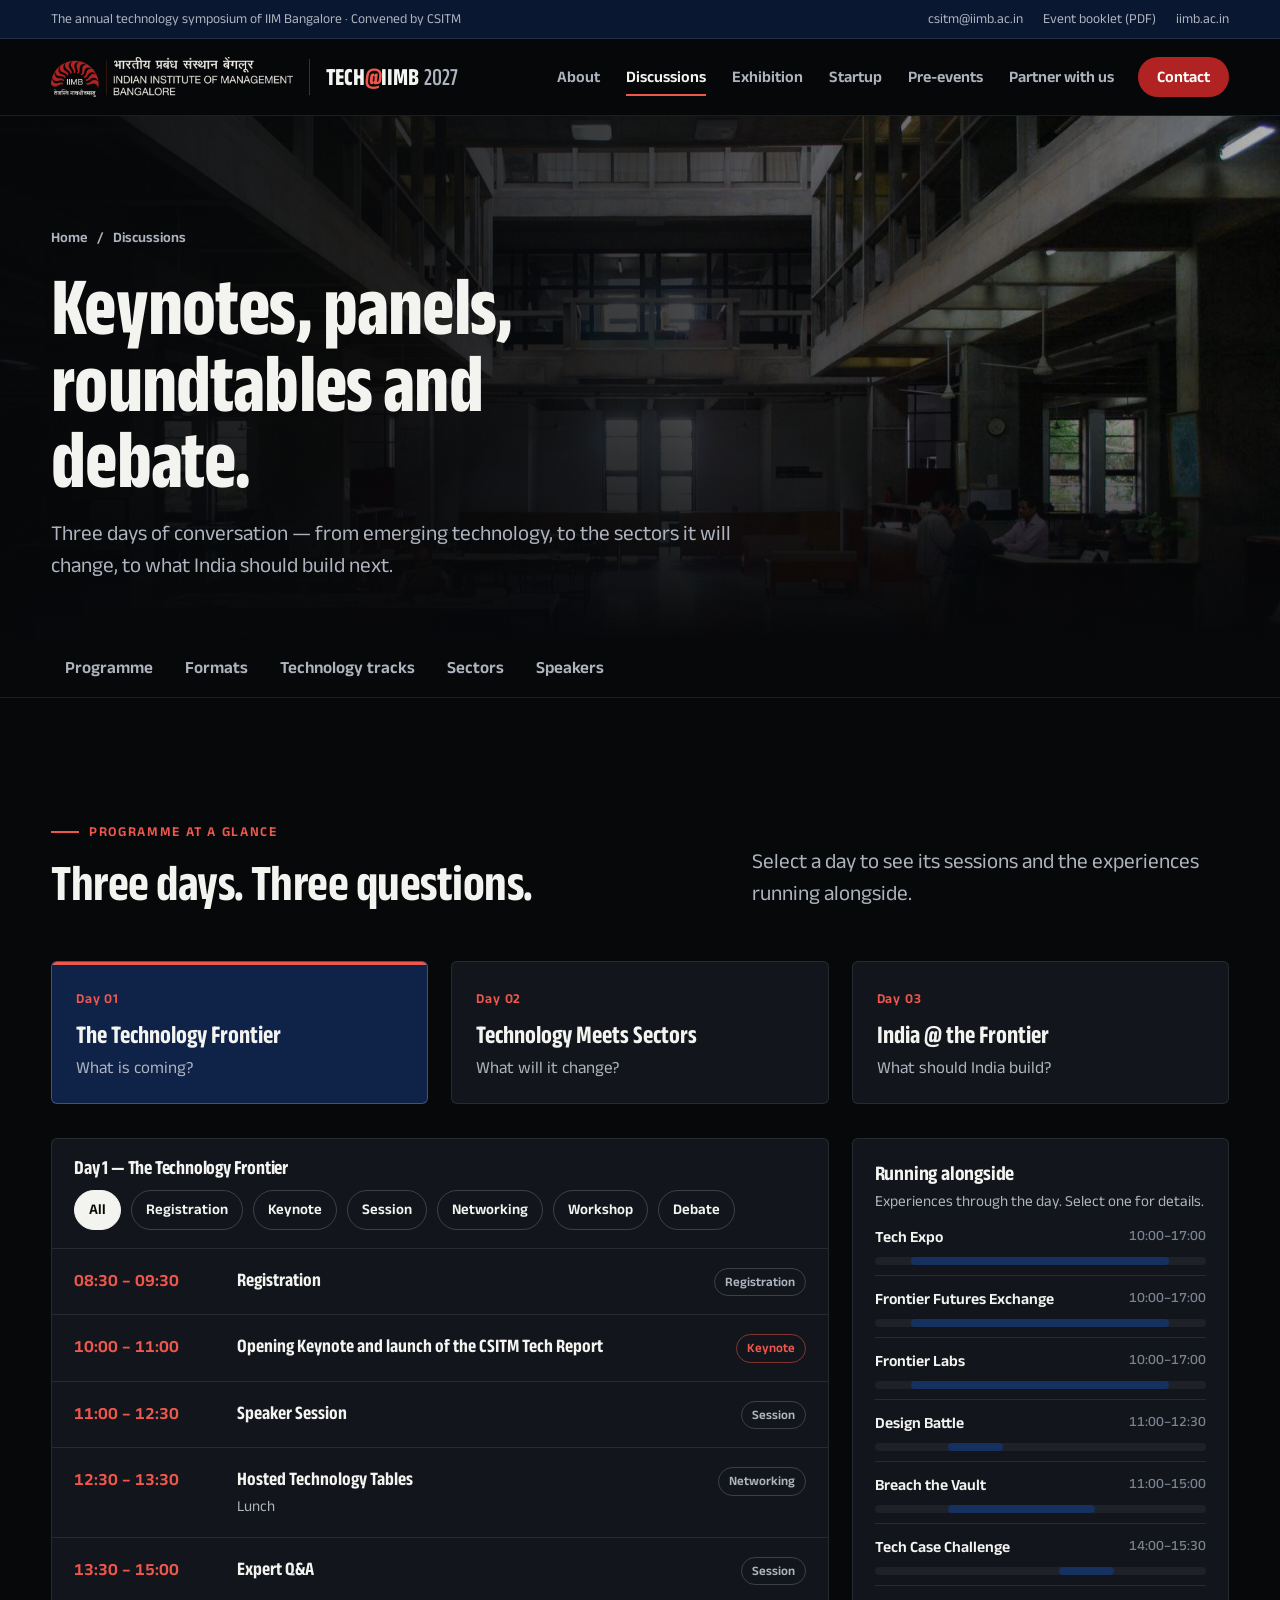
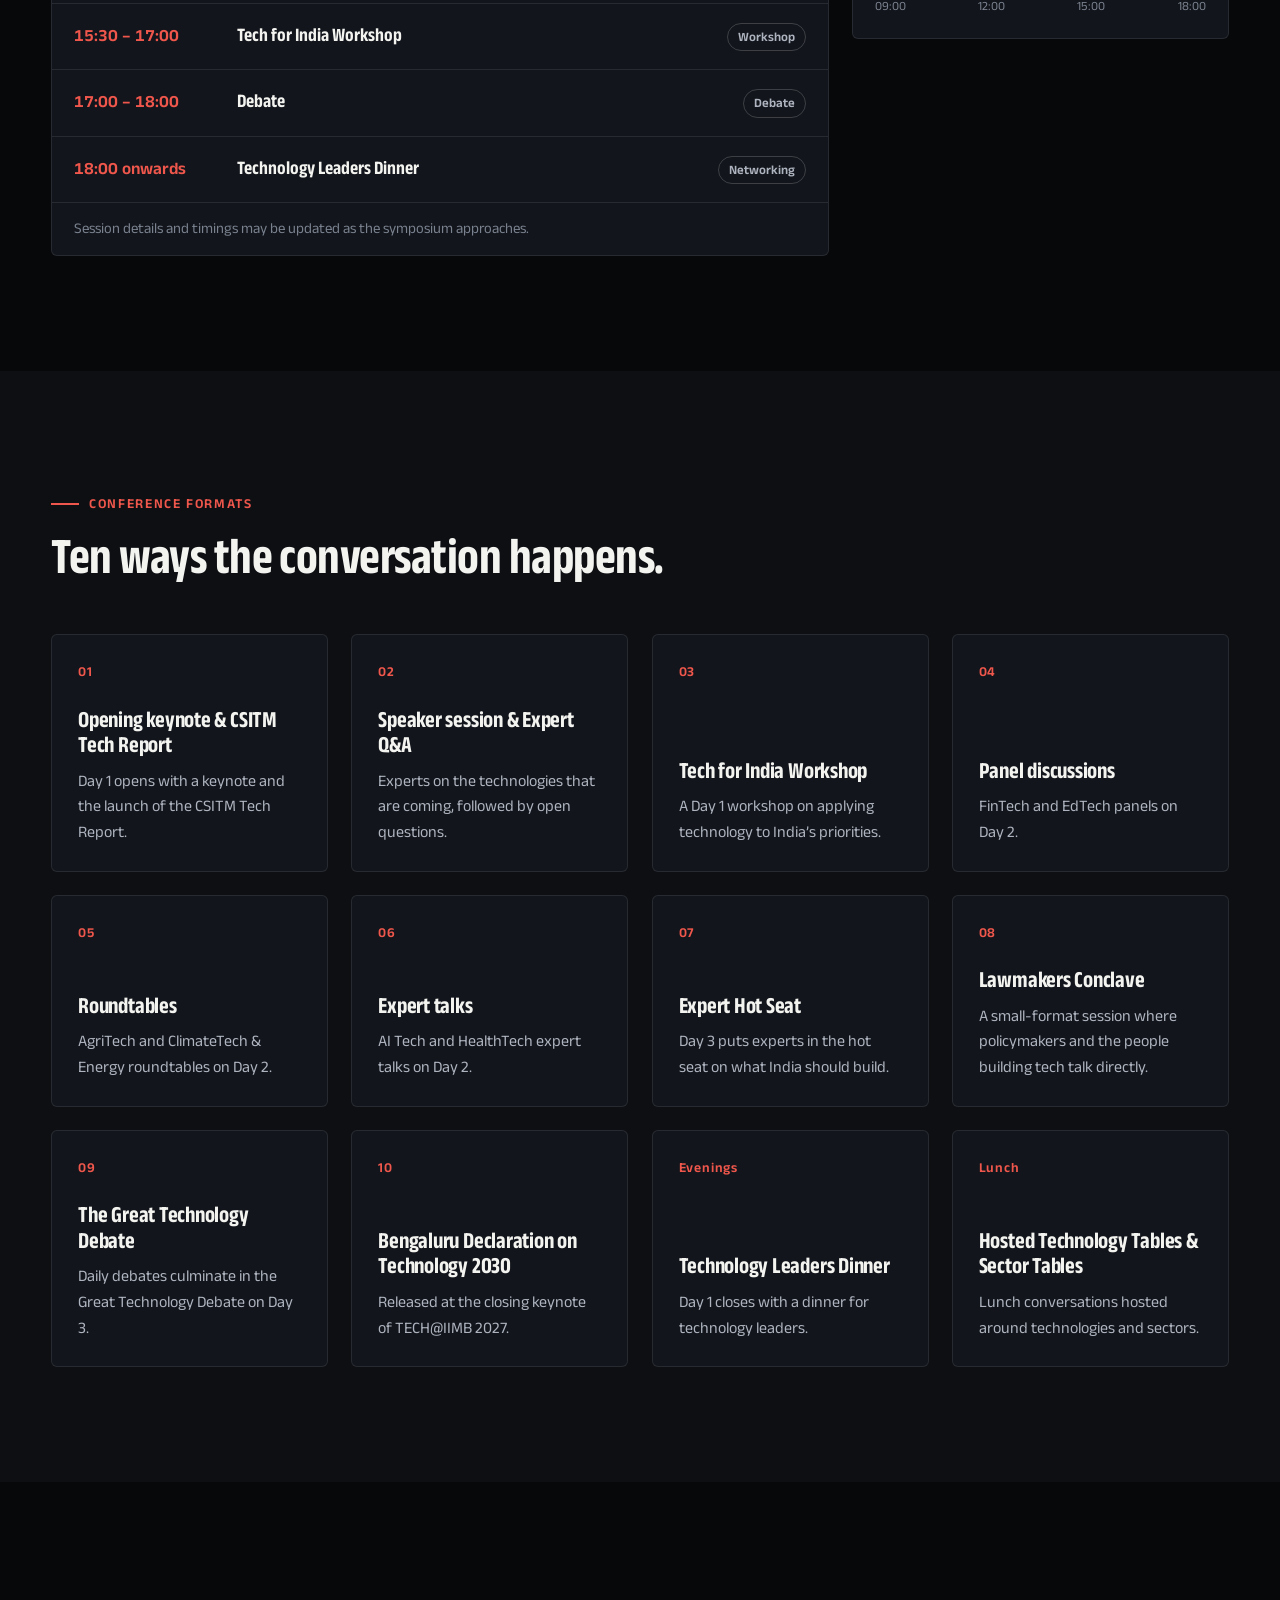
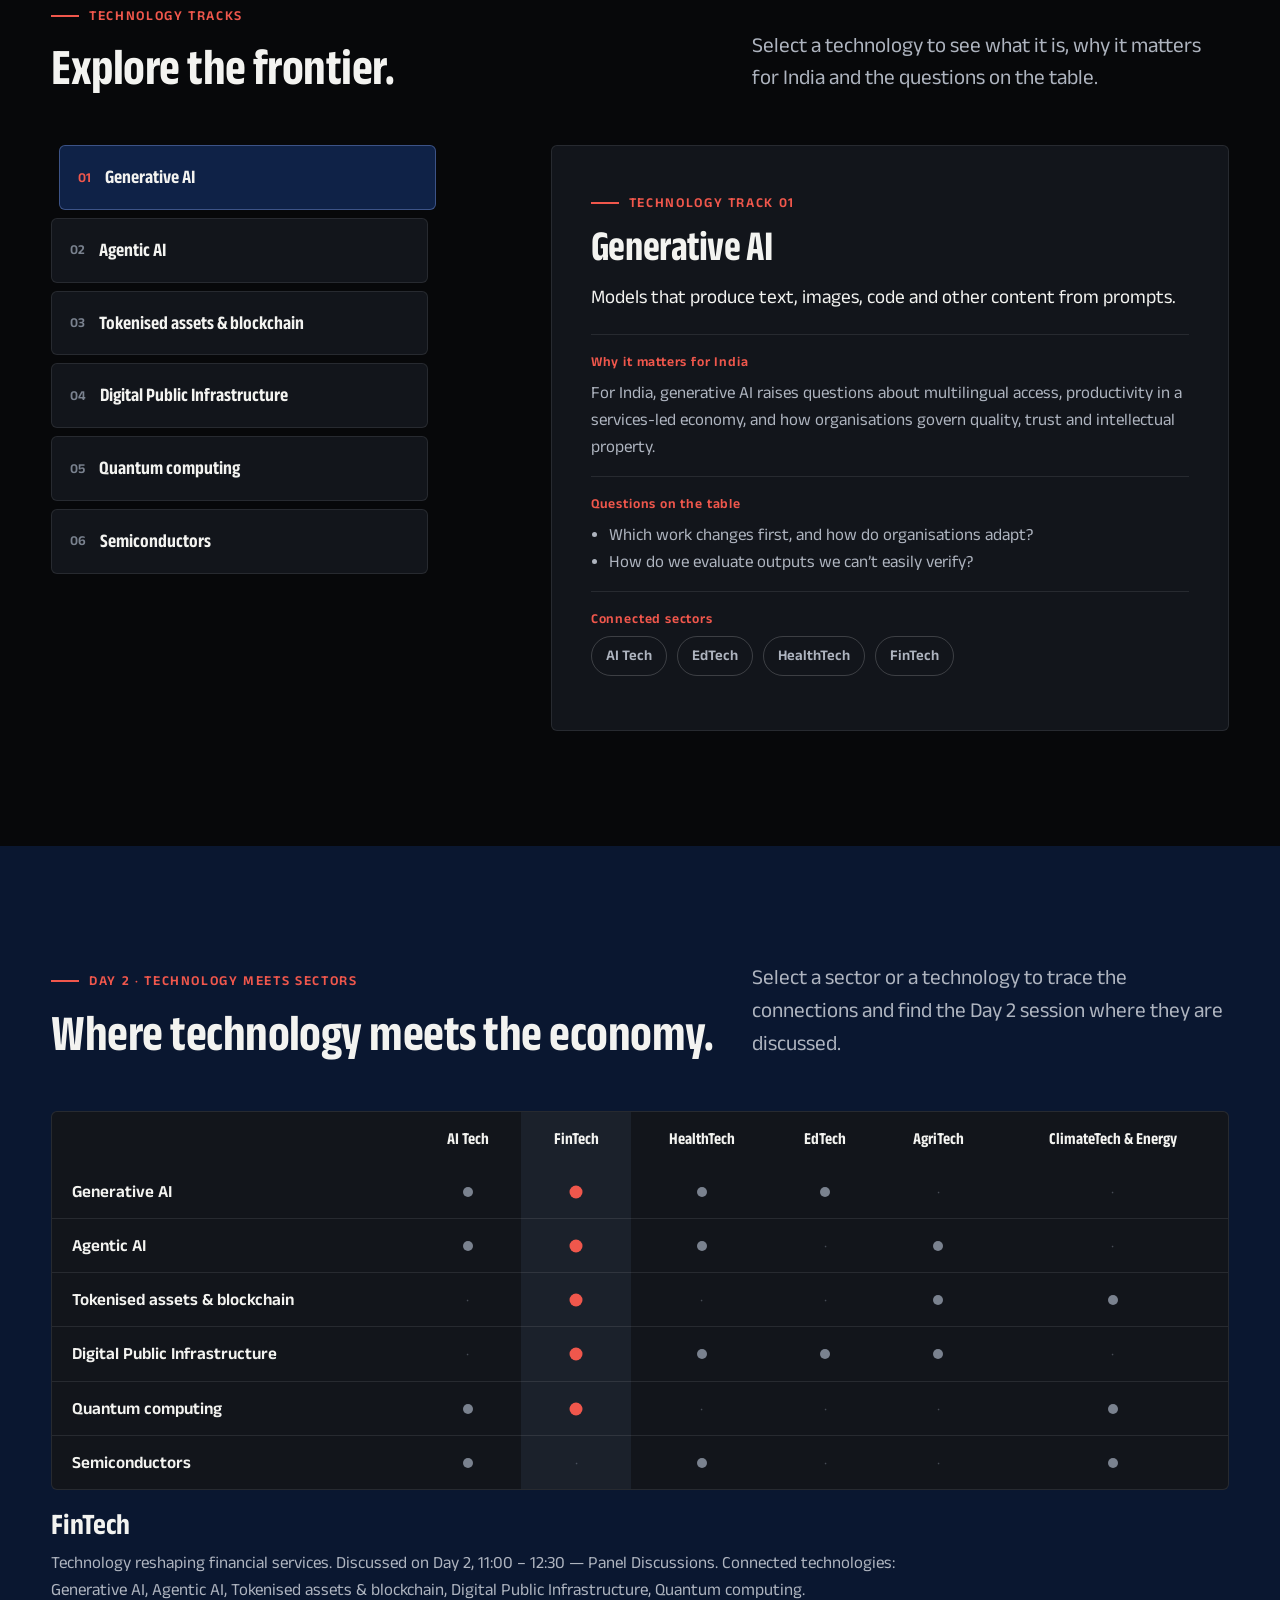
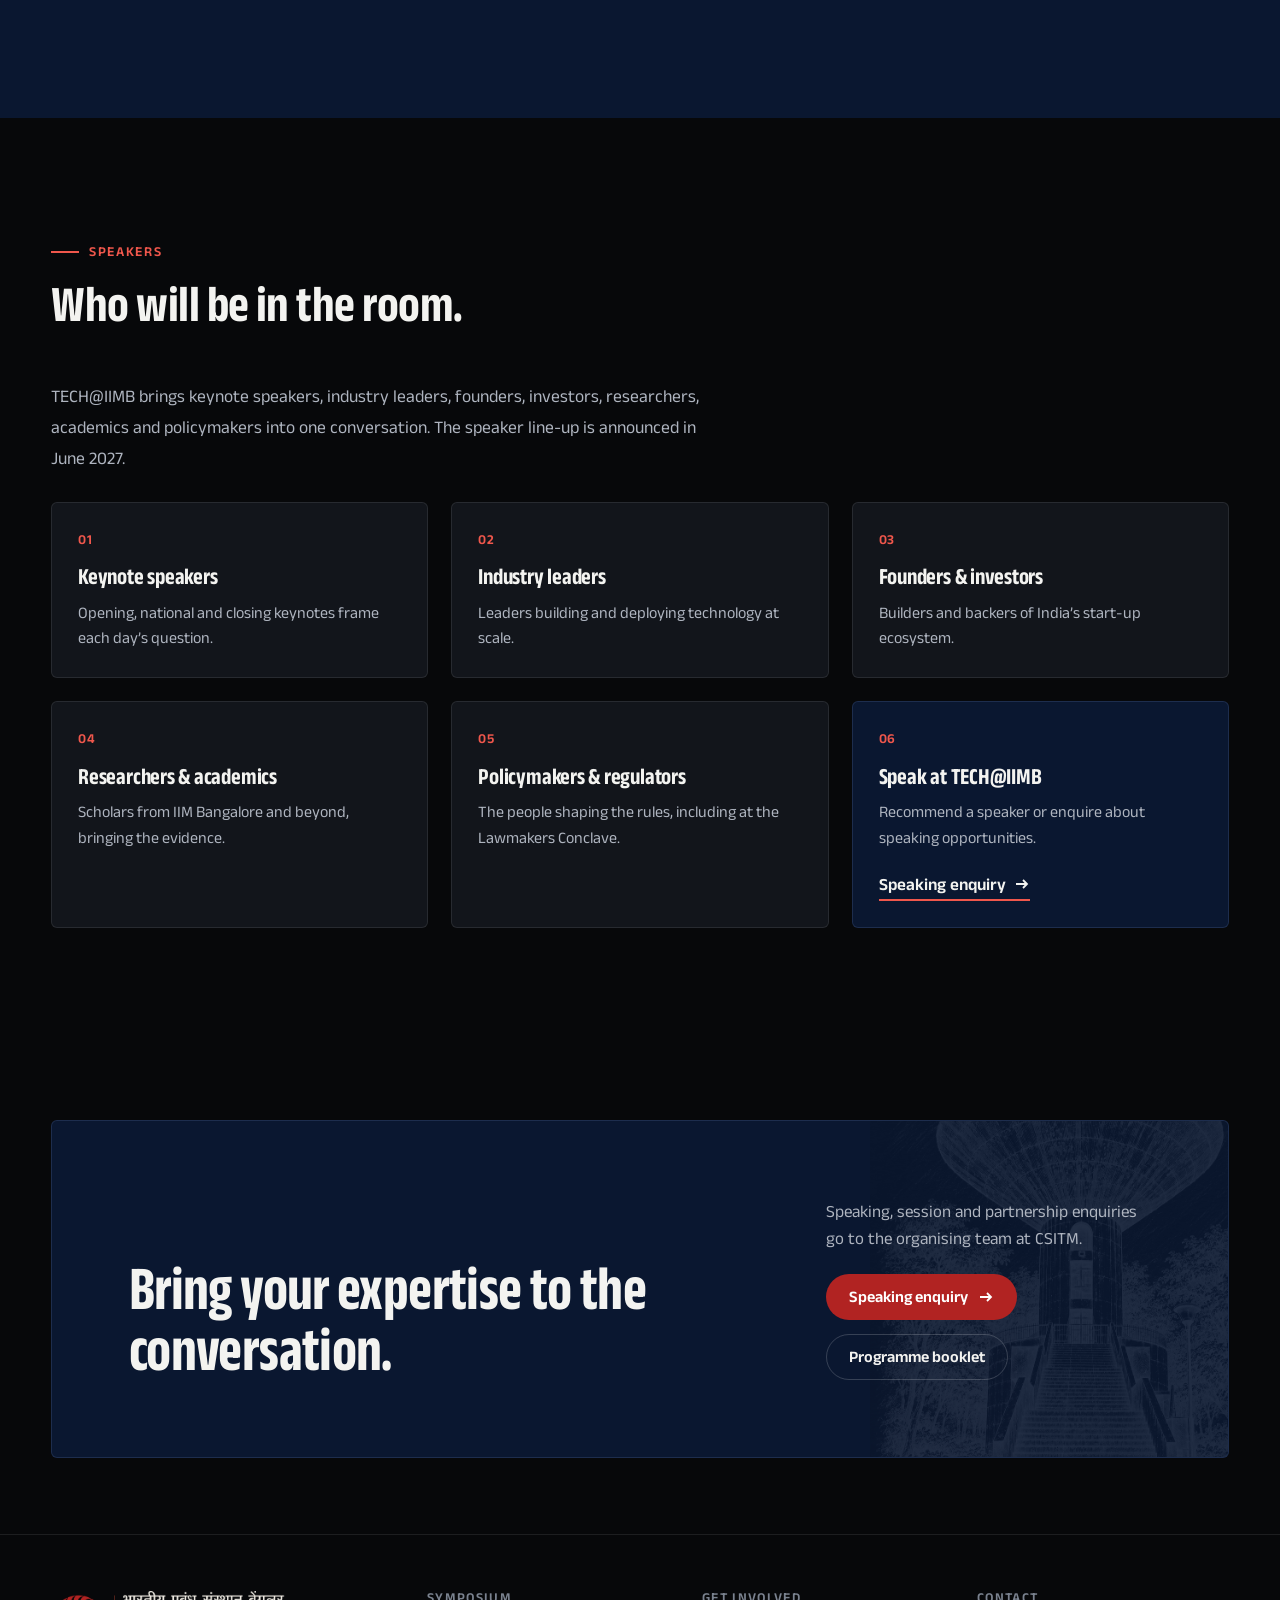
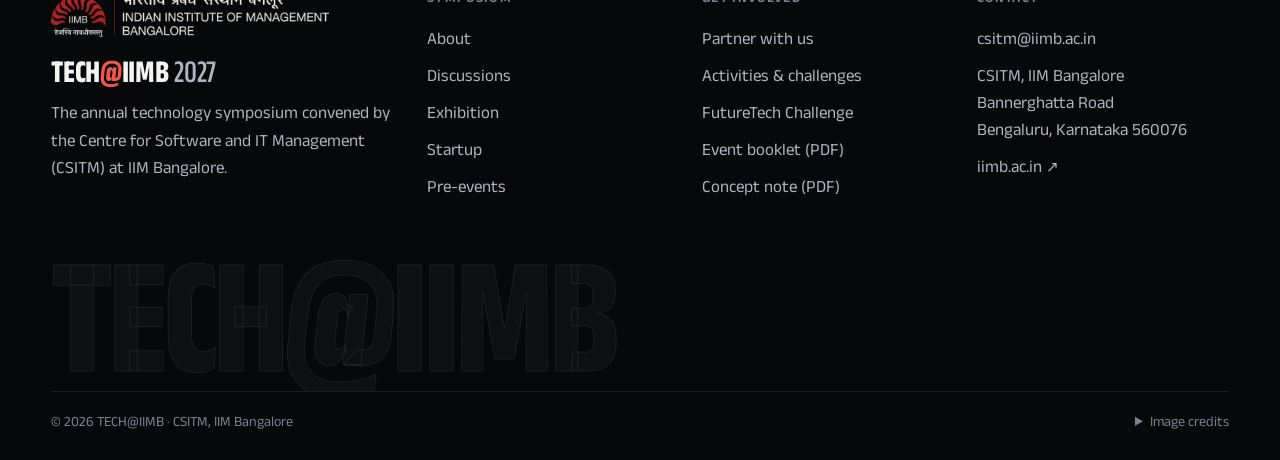
<file: discussions.html>
<!DOCTYPE html>
<html lang="en">
<head>
<meta charset="UTF-8">
<meta name="viewport" content="width=device-width, initial-scale=1">
<title>Discussions | TECH@IIMB 2027</title>
<meta name="description" content="The TECH@IIMB 2027 conference: three-day programme, keynotes, panels, roundtables, the Lawmakers Conclave, technology tracks, sectors and speakers.">
<meta name="theme-color" content="#07080A">
<meta property="og:title" content="Discussions | TECH@IIMB 2027"><meta property="og:description" content="The TECH@IIMB 2027 conference: three-day programme, keynotes, panels, roundtables, the Lawmakers Conclave, technology tracks, sectors and speakers."><meta property="og:type" content="website">
<link rel="icon" href="assets/brand/favicon.png" type="image/png">
<link rel="preload" href="assets/fonts/anek-latin-latin-100-800.woff2" as="font" type="font/woff2" crossorigin>
<link rel="stylesheet" href="css/site.css">
<script>document.documentElement.classList.add("js")</script>
</head>
<body data-page="discussions">
<a class="skip" href="#main">Skip to content</a>
<div class="utility"><div class="wrap"><span class="u-l muted">The annual technology symposium of IIM Bangalore · Convened by CSITM</span>
  <div class="u-r"><a href="contact.html#enquire">csitm@iimb.ac.in</a><a href="assets/docs/TECH-IIMB-2027-Booklet.pdf" download>Event booklet (PDF)</a><a href="https://www.iimb.ac.in/" rel="noopener">iimb.ac.in</a></div></div></div>
<header class="site-header"><div class="wrap">
  <a class="brand" href="index.html" aria-label="TECH@IIMB 2027 home"><img src="assets/brand/iimb-logo-reversed.png" width="724" height="120" alt="Indian Institute of Management Bangalore"><span class="bar" aria-hidden="true"></span><span class="wordmark">TECH<span class="at">@</span>IIMB<span class="yr">2027</span></span></a>
  <nav class="nav" aria-label="Main"><a href="about.html">About</a><a href="discussions.html" aria-current="page">Discussions</a><a href="exhibition.html">Exhibition</a><a href="startup.html">Startup</a><a href="pre-events.html">Pre-events</a><a href="partner.html">Partner with us</a><a class="btn btn-red" href="contact.html">Contact</a></nav>
  <button class="menu-btn" id="menuBtn" aria-expanded="false" aria-controls="drawer">Menu</button>
</div></header>
<div class="drawer" id="drawer" aria-hidden="true"><button class="drawer-close" id="drawerClose">Close</button><a href="index.html">Home<span>00</span></a><a href="about.html">About<span>01</span></a><a href="discussions.html" aria-current="page">Discussions<span>02</span></a><a href="exhibition.html">Exhibition<span>03</span></a><a href="startup.html">Startup<span>04</span></a><a href="pre-events.html">Pre-events<span>05</span></a><a href="partner.html">Partner with us<span>06</span></a><a href="contact.html">Contact<span>07</span></a></div>
<main id="main">
<section class="phero" aria-labelledby="pageTitle"><div class="hero-img"><img src="assets/photos/library-1600.jpg" alt="The IIM Bangalore library reading hall" style="object-position:center"></div>
  <div class="wrap"><div class="crumb"><a href="index.html">Home</a><span aria-hidden="true">/</span><span>Discussions</span></div>
  <h1 id="pageTitle" class="split-in"><span style="--i:0">Keynotes,&nbsp;</span><span style="--i:1">panels,&nbsp;</span><span style="--i:2">roundtables&nbsp;</span><span style="--i:3">and&nbsp;</span><span style="--i:4">debate.&nbsp;</span></h1><p class="lede rv">Three days of conversation — from emerging technology, to the sectors it will change, to what India should build next.</p></div></section><nav class="subnav" aria-label="On this page"><div class="wrap"><a href="#programme">Programme</a><a href="#formats">Formats</a><a href="#tracks">Technology tracks</a><a href="#sectors">Sectors</a><a href="#speakers">Speakers</a></div></nav>
<section class="band" id="programme" aria-labelledby="h-prog"><div class="wrap">
  <div class="head"><div class="rv"><span class="eyebrow">Programme at a glance</span><h2 class="h-l" id="h-prog">Three days. Three questions.</h2></div><p class="lede rv" style="--i:1">Select a day to see its sessions and the experiences running alongside.</p></div>
  <div class="daycards" role="tablist" aria-label="Programme days" id="dayTabs"></div>
  <div class="sched">
    <div class="sched-main rv"><div class="sched-top"><h3 id="dayTitle">Day 1</h3><div class="pills" id="typeFilter" aria-label="Filter sessions by format"></div></div>
      <div id="sessions" aria-live="polite"></div><p class="sched-note">Session details and timings may be updated as the symposium approaches.</p></div>
    <aside class="sched-side rv" style="--i:1" aria-labelledby="sideT"><h3 class="h-s" id="sideT">Running alongside</h3><p class="muted" style="font-size:.95rem;margin-top:4px">Experiences through the day. Select one for details.</p>
      <div class="bars" id="bars"></div><div class="axis" aria-hidden="true"><span>09:00</span><span>12:00</span><span>15:00</span><span>18:00</span></div></aside>
  </div>
</div></section>

<section class="band alt" id="formats" aria-labelledby="h-fm"><div class="wrap">
  <div class="head"><div class="rv"><span class="eyebrow">Conference formats</span><h2 class="h-l" id="h-fm">Ten ways the conversation happens.</h2></div></div>
  <div class="grid g4">
    <a class="card rv stage-card" style="--i:0" href="#programme"><span class="k">01</span><h3>Opening keynote &amp; CSITM Tech Report</h3><p>Day 1 opens with a keynote and the launch of the CSITM Tech Report.</p></a>
    <a class="card rv stage-card" style="--i:1" href="#programme"><span class="k">02</span><h3>Speaker session &amp; Expert Q&amp;A</h3><p>Experts on the technologies that are coming, followed by open questions.</p></a>
    <a class="card rv stage-card" style="--i:2" href="#programme"><span class="k">03</span><h3>Tech for India Workshop</h3><p>A Day 1 workshop on applying technology to India’s priorities.</p></a>
    <a class="card rv stage-card" style="--i:3" href="#sectors"><span class="k">04</span><h3>Panel discussions</h3><p>FinTech and EdTech panels on Day 2.</p></a>
    <a class="card rv stage-card" style="--i:0" href="#sectors"><span class="k">05</span><h3>Roundtables</h3><p>AgriTech and ClimateTech &amp; Energy roundtables on Day 2.</p></a>
    <a class="card rv stage-card" style="--i:1" href="#sectors"><span class="k">06</span><h3>Expert talks</h3><p>AI Tech and HealthTech expert talks on Day 2.</p></a>
    <a class="card rv stage-card" style="--i:2" href="#programme"><span class="k">07</span><h3>Expert Hot Seat</h3><p>Day 3 puts experts in the hot seat on what India should build.</p></a>
    <a class="card rv stage-card" style="--i:3" href="#programme"><span class="k">08</span><h3>Lawmakers Conclave</h3><p>A small-format session where policymakers and the people building tech talk directly.</p></a>
    <a class="card rv stage-card" style="--i:0" href="#programme"><span class="k">09</span><h3>The Great Technology Debate</h3><p>Daily debates culminate in the Great Technology Debate on Day 3.</p></a>
    <a class="card rv stage-card" style="--i:1" href="#programme"><span class="k">10</span><h3>Bengaluru Declaration on Technology 2030</h3><p>Released at the closing keynote of TECH@IIMB 2027.</p></a>
    <a class="card rv stage-card" style="--i:2" href="#programme"><span class="k">Evenings</span><h3>Technology Leaders Dinner</h3><p>Day 1 closes with a dinner for technology leaders.</p></a>
    <a class="card rv stage-card" style="--i:3" href="#programme"><span class="k">Lunch</span><h3>Hosted Technology Tables &amp; Sector Tables</h3><p>Lunch conversations hosted around technologies and sectors.</p></a>
  </div>
</div></section>

<section class="band" id="tracks" aria-labelledby="h-tr"><div class="wrap">
  <div class="head"><div class="rv"><span class="eyebrow">Technology tracks</span><h2 class="h-l" id="h-tr">Explore the frontier.</h2></div><p class="lede rv" style="--i:1">Select a technology to see what it is, why it matters for India and the questions on the table.</p></div>
  <div class="explorer"><div class="tlist" role="tablist" aria-label="Technologies" id="tlist"></div><div class="tpanel rv" id="tpanel" role="tabpanel" aria-live="polite"></div></div>
</div></section>

<section class="band navy" id="sectors" aria-labelledby="h-sc"><div class="wrap">
  <div class="head"><div class="rv"><span class="eyebrow">Day 2 · Technology meets sectors</span><h2 class="h-l" id="h-sc">Where technology meets the economy.</h2></div><p class="lede rv" style="--i:1">Select a sector or a technology to trace the connections and find the Day 2 session where they are discussed.</p></div>
  <div class="matrix-wrap rv"><table class="matrix" id="matrix"><caption class="sr-only">Technologies and the sectors they connect to</caption></table></div>
  <div class="mnote" id="sectorNote" aria-live="polite"></div>
</div></section>

<section class="band" id="speakers" aria-labelledby="h-sp"><div class="wrap">
  <div class="head"><div class="rv"><span class="eyebrow">Speakers</span><h2 class="h-l" id="h-sp">Who will be in the room.</h2></div></div>
  <div id="speakerBox"></div>
</div></section>
<section class="band tight"><div class="wrap"><div class="cta rv"><h2>Bring your expertise to the conversation.</h2><div class="side2"><p>Speaking, session and partnership enquiries go to the organising team at CSITM.</p><div class="row"><a class="btn btn-red" href="contact.html#enquire" data-type="Speaking opportunity">Speaking enquiry <svg viewBox="0 0 16 16" fill="none" stroke="currentColor" stroke-width="1.8" aria-hidden="true"><path d="M2 8h11M9 4l4 4-4 4"/></svg></a><a class="btn btn-ghost" href="assets/docs/TECH-IIMB-2027-Booklet.pdf" download>Programme booklet</a></div></div></div></div></section>
<dialog id="dlg" aria-labelledby="dlgTitle"></dialog>
</main>
<footer>
  <div class="wrap">
    <div class="f-top">
      <div><img src="assets/brand/iimb-logo-reversed.png" width="724" height="120" alt="Indian Institute of Management Bangalore" loading="lazy"><span class="wordmark">TECH<span class="at">@</span>IIMB<span class="yr">2027</span></span>
        <p>The annual technology symposium convened by the Centre for Software and IT Management (CSITM) at IIM Bangalore.</p></div>
      <div class="f-col"><h2>Symposium</h2><a href="about.html">About</a><a href="discussions.html">Discussions</a><a href="exhibition.html">Exhibition</a><a href="startup.html">Startup</a><a href="pre-events.html">Pre-events</a></div>
      <div class="f-col"><h2>Get involved</h2><a href="partner.html">Partner with us</a><a href="exhibition.html#experiences">Activities &amp; challenges</a><a href="startup.html">FutureTech Challenge</a><a href="assets/docs/TECH-IIMB-2027-Booklet.pdf" download>Event booklet (PDF)</a><a href="assets/docs/TECH-IIMB-Concept-Note.pdf" download>Concept note (PDF)</a></div>
      <div class="f-col"><h2>Contact</h2><a href="contact.html#enquire">csitm@iimb.ac.in</a><address>CSITM, IIM Bangalore<br>Bannerghatta Road<br>Bengaluru, Karnataka 560076</address><a href="https://www.iimb.ac.in/" rel="noopener" class="ext">iimb.ac.in</a></div>
    </div>
    <div class="f-big" aria-hidden="true">TECH@IIMB</div>
    <div class="f-bottom"><span>© 2026 TECH@IIMB · CSITM, IIM Bangalore</span>
      <details class="credits"><summary>Image credits</summary><ul><li>Campus photographs, engravings and documents: TECH@IIMB 2027 booklet and concept note, CSITM, IIM Bangalore.</li><li>Corridor pergola: Sanyam Bahga from Roorkee, India, <a href="https://commons.wikimedia.org/wiki/File:IIM-Bangalore_016_(10048461003).jpg" rel="noopener">Wikimedia Commons</a>, <a href="https://creativecommons.org/licenses/by-sa/2.0/" rel="noopener">CC BY-SA 2.0</a></li><li>Corridor academic: Sanyam Bahga, <a href="https://commons.wikimedia.org/wiki/File:Indian_Institute_of_Management,_Bangalore_academic_block.jpg" rel="noopener">Wikimedia Commons</a>, <a href="https://creativecommons.org/licenses/by-sa/3.0/" rel="noopener">CC BY-SA 3.0</a></li><li>Stone columns: Magentic Manifestations, <a href="https://commons.wikimedia.org/wiki/File:IIMB_Acadblock.JPG" rel="noopener">Wikimedia Commons</a>, <a href="https://creativecommons.org/licenses/by-sa/3.0/" rel="noopener">CC BY-SA 3.0</a></li><li>Library: Sanyam Bahga, <a href="https://commons.wikimedia.org/wiki/File:Indian_Institute_of_Management_Bangalore_library.jpg" rel="noopener">Wikimedia Commons</a>, <a href="https://creativecommons.org/licenses/by-sa/3.0/" rel="noopener">CC BY-SA 3.0</a></li><li>Amphitheatre: Apb2693, <a href="https://commons.wikimedia.org/wiki/File:Indian_Institute_of_Management_Bangalore,_Amphitheatre.jpg" rel="noopener">Wikimedia Commons</a>, <a href="https://creativecommons.org/licenses/by-sa/4.0/" rel="noopener">CC BY-SA 4.0</a></li></ul></details></div>
  </div>
</footer>
<button class="to-top" id="toTop" aria-label="Back to top"><svg width="18" height="18" viewBox="0 0 16 16" fill="none" stroke="currentColor" stroke-width="1.8"><path d="M3 10l5-5 5 5"/></svg></button>
<div class="toast" id="toast" role="status" aria-live="polite"></div>
<script src="js/content.js"></script>
<script src="js/site.js"></script>
</body>
</html>
</file>
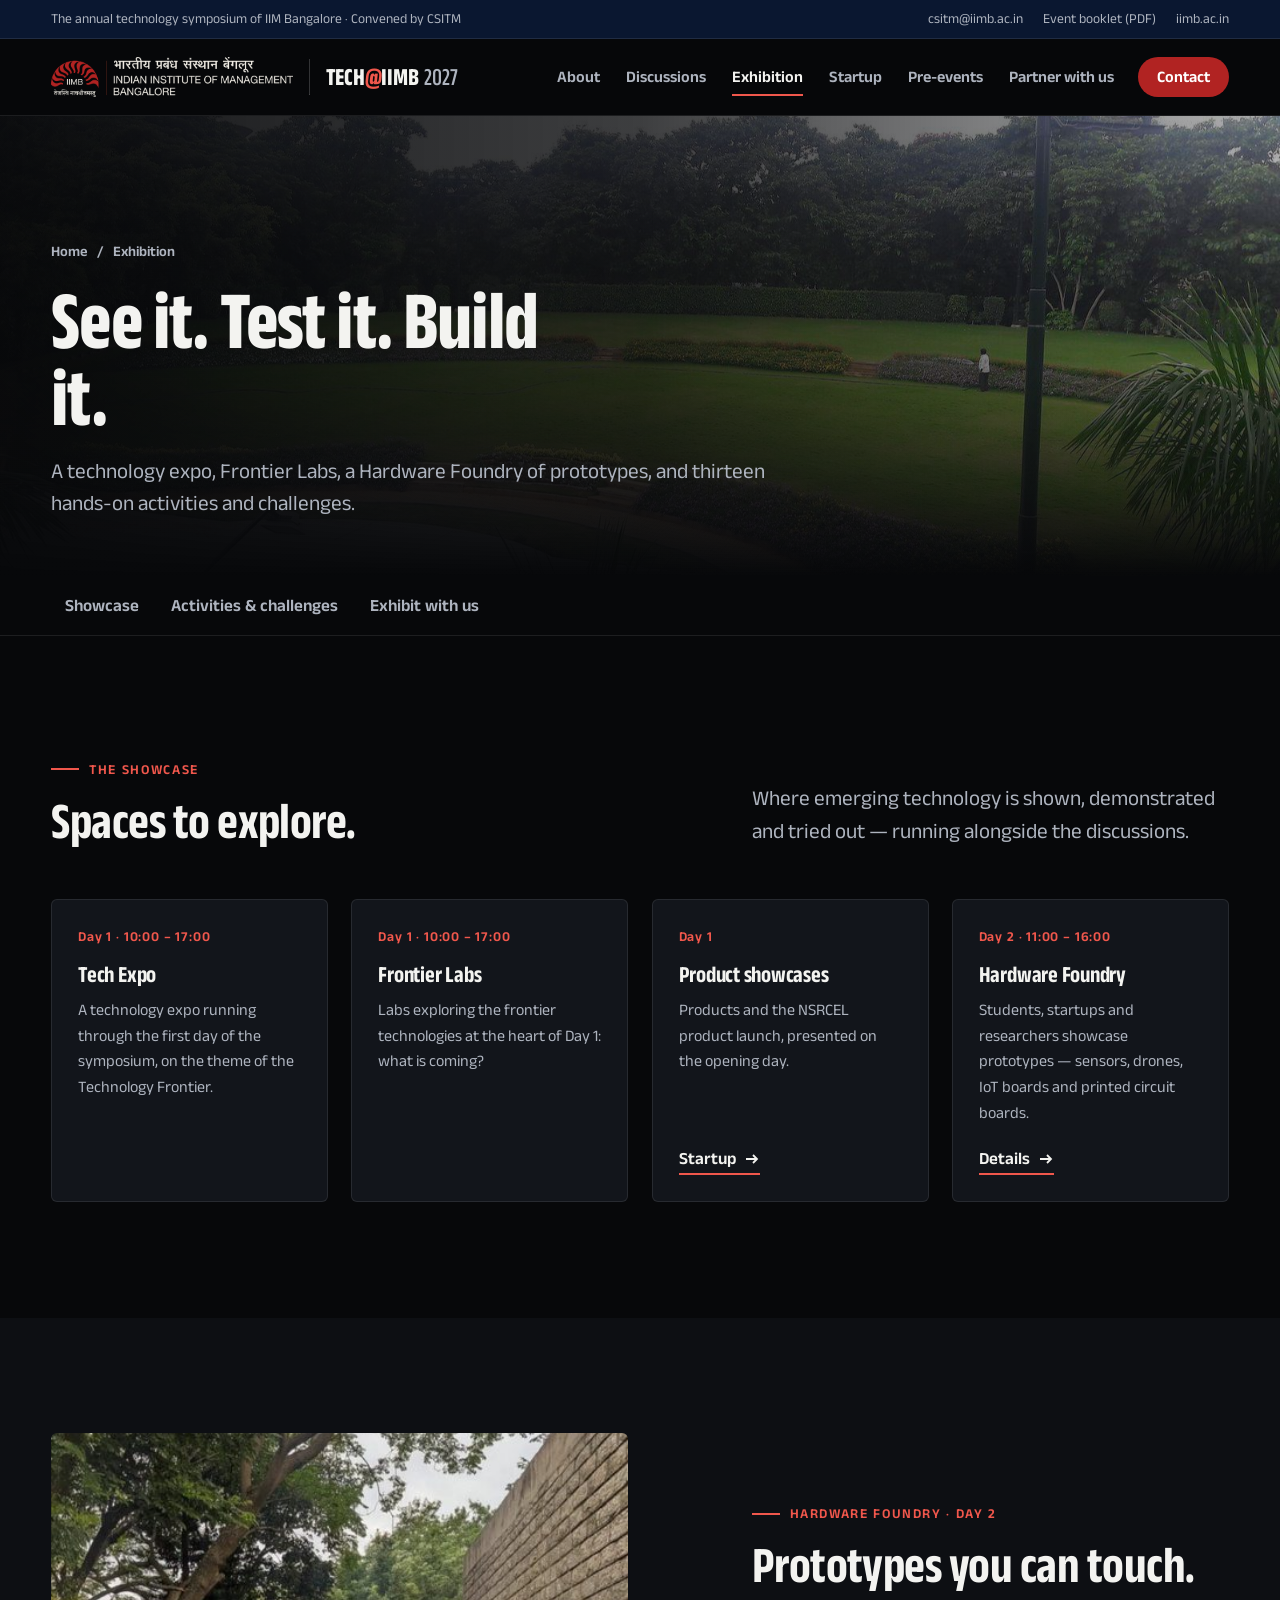
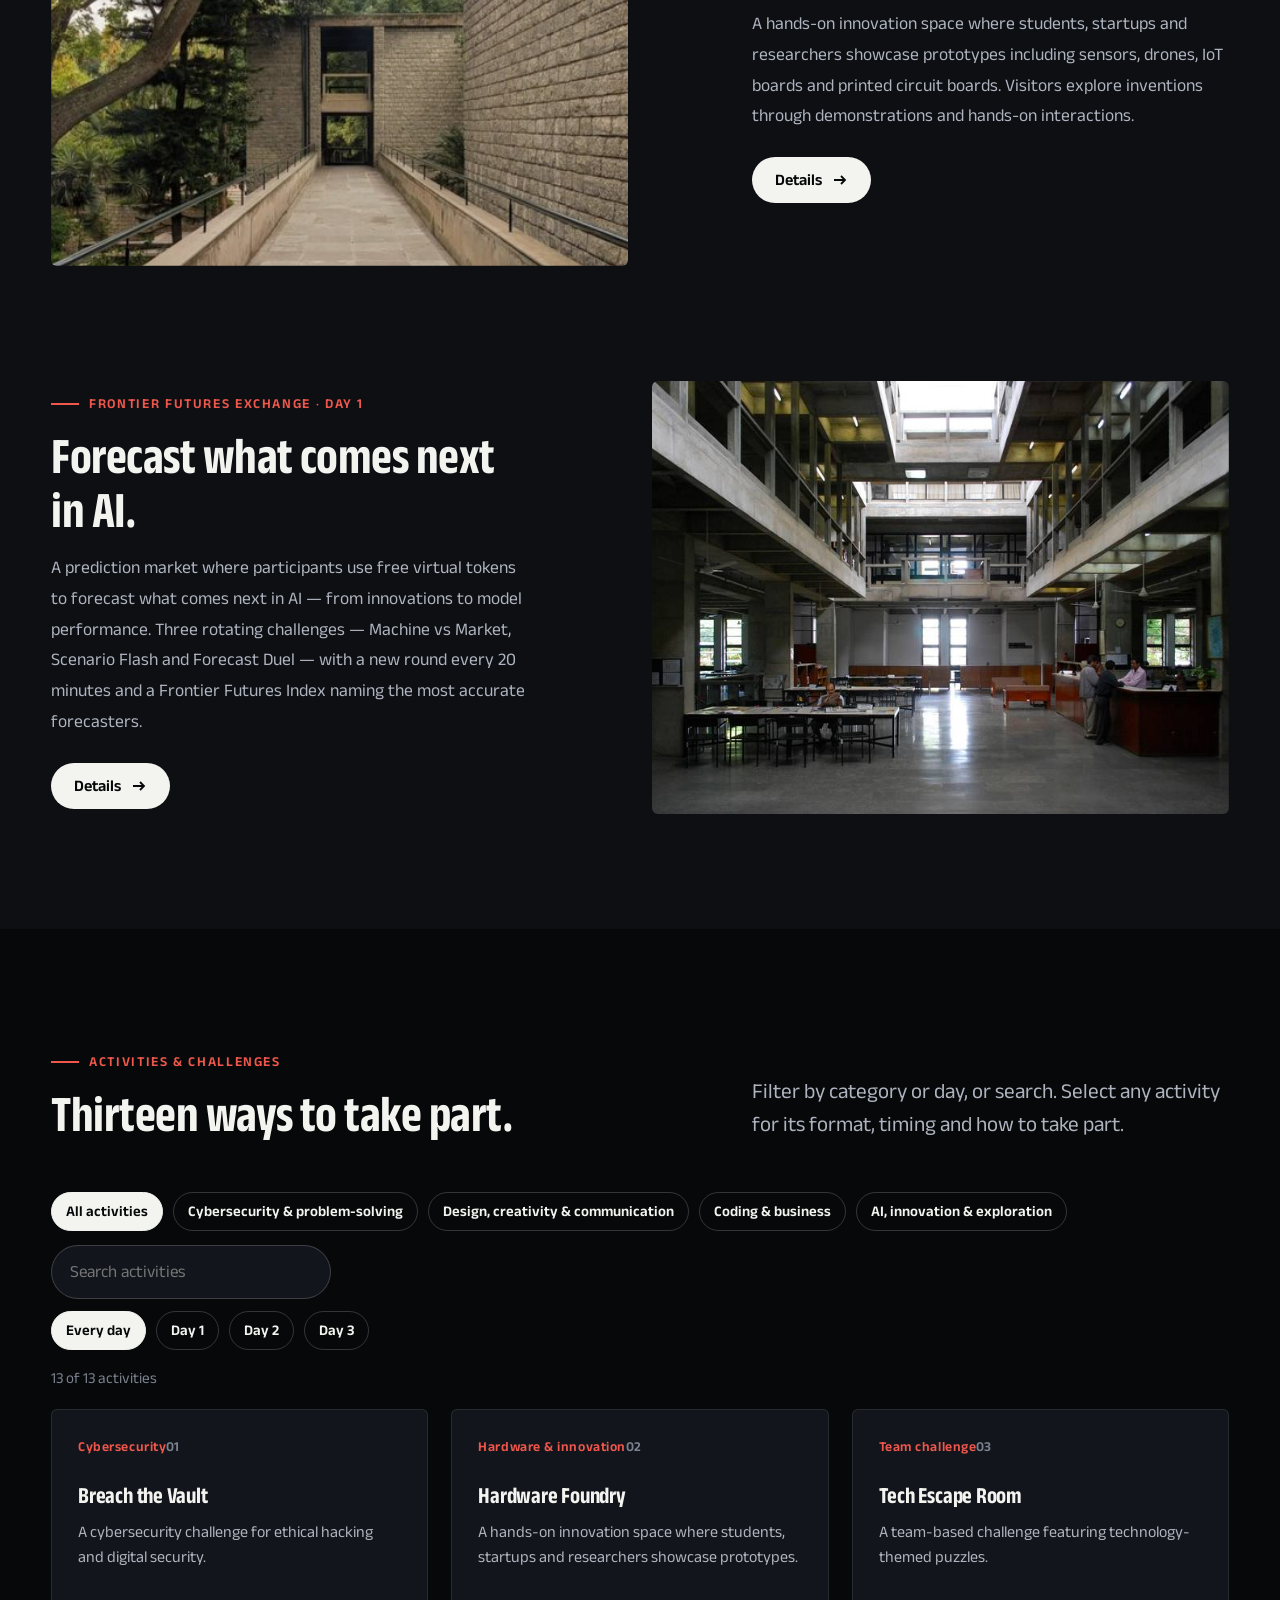
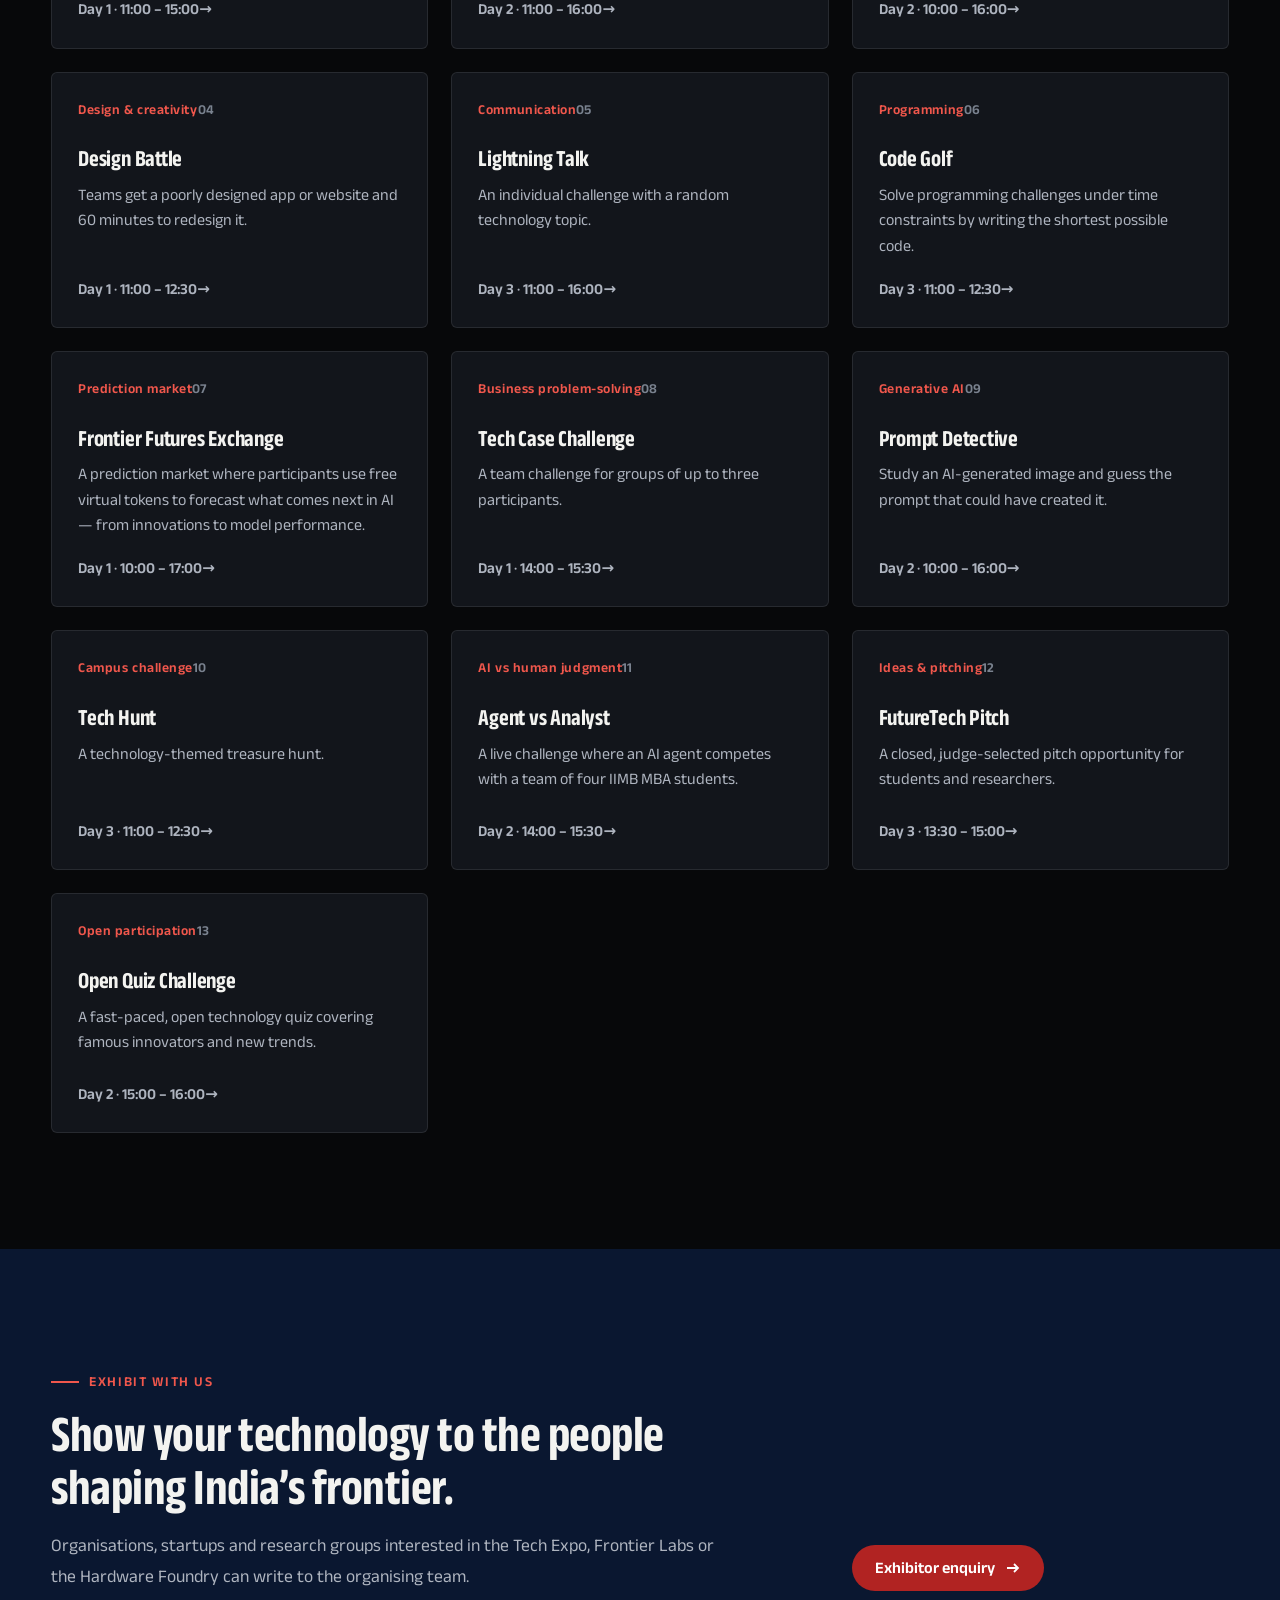
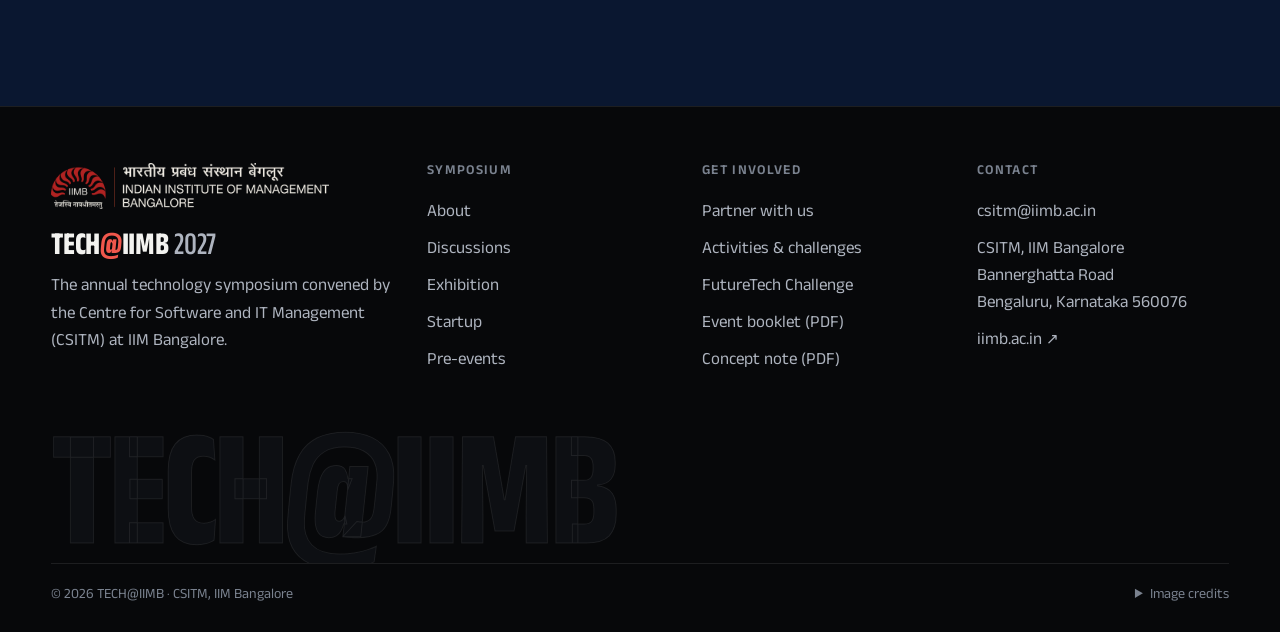
<file: exhibition.html>
<!DOCTYPE html>
<html lang="en">
<head>
<meta charset="UTF-8">
<meta name="viewport" content="width=device-width, initial-scale=1">
<title>Exhibition & Activities | TECH@IIMB 2027</title>
<meta name="description" content="The TECH@IIMB 2027 Tech Expo, Frontier Labs, Hardware Foundry and thirteen activities and challenges, including Breach the Vault and Agent vs Analyst.">
<meta name="theme-color" content="#07080A">
<meta property="og:title" content="Exhibition & Activities | TECH@IIMB 2027"><meta property="og:description" content="The TECH@IIMB 2027 Tech Expo, Frontier Labs, Hardware Foundry and thirteen activities and challenges, including Breach the Vault and Agent vs Analyst."><meta property="og:type" content="website">
<link rel="icon" href="assets/brand/favicon.png" type="image/png">
<link rel="preload" href="assets/fonts/anek-latin-latin-100-800.woff2" as="font" type="font/woff2" crossorigin>
<link rel="stylesheet" href="css/site.css">
<script>document.documentElement.classList.add("js")</script>
</head>
<body data-page="exhibition">
<a class="skip" href="#main">Skip to content</a>
<div class="utility"><div class="wrap"><span class="u-l muted">The annual technology symposium of IIM Bangalore · Convened by CSITM</span>
  <div class="u-r"><a href="contact.html#enquire">csitm@iimb.ac.in</a><a href="assets/docs/TECH-IIMB-2027-Booklet.pdf" download>Event booklet (PDF)</a><a href="https://www.iimb.ac.in/" rel="noopener">iimb.ac.in</a></div></div></div>
<header class="site-header"><div class="wrap">
  <a class="brand" href="index.html" aria-label="TECH@IIMB 2027 home"><img src="assets/brand/iimb-logo-reversed.png" width="724" height="120" alt="Indian Institute of Management Bangalore"><span class="bar" aria-hidden="true"></span><span class="wordmark">TECH<span class="at">@</span>IIMB<span class="yr">2027</span></span></a>
  <nav class="nav" aria-label="Main"><a href="about.html">About</a><a href="discussions.html">Discussions</a><a href="exhibition.html" aria-current="page">Exhibition</a><a href="startup.html">Startup</a><a href="pre-events.html">Pre-events</a><a href="partner.html">Partner with us</a><a class="btn btn-red" href="contact.html">Contact</a></nav>
  <button class="menu-btn" id="menuBtn" aria-expanded="false" aria-controls="drawer">Menu</button>
</div></header>
<div class="drawer" id="drawer" aria-hidden="true"><button class="drawer-close" id="drawerClose">Close</button><a href="index.html">Home<span>00</span></a><a href="about.html">About<span>01</span></a><a href="discussions.html">Discussions<span>02</span></a><a href="exhibition.html" aria-current="page">Exhibition<span>03</span></a><a href="startup.html">Startup<span>04</span></a><a href="pre-events.html">Pre-events<span>05</span></a><a href="partner.html">Partner with us<span>06</span></a><a href="contact.html">Contact<span>07</span></a></div>
<main id="main">
<section class="phero" aria-labelledby="pageTitle"><div class="hero-img"><img src="assets/photos/amphitheatre-1600.jpg" alt="The open-air amphitheatre at IIM Bangalore" style="object-position:center"></div>
  <div class="wrap"><div class="crumb"><a href="index.html">Home</a><span aria-hidden="true">/</span><span>Exhibition</span></div>
  <h1 id="pageTitle" class="split-in"><span style="--i:0">See&nbsp;</span><span style="--i:1">it.&nbsp;</span><span style="--i:2">Test&nbsp;</span><span style="--i:3">it.&nbsp;</span><span style="--i:4">Build&nbsp;</span><span style="--i:5">it.&nbsp;</span></h1><p class="lede rv">A technology expo, Frontier Labs, a Hardware Foundry of prototypes, and thirteen hands-on activities and challenges.</p></div></section><nav class="subnav" aria-label="On this page"><div class="wrap"><a href="#showcase">Showcase</a><a href="#experiences">Activities & challenges</a><a href="#exhibit">Exhibit with us</a></div></nav>
<section class="band" id="showcase" aria-labelledby="h-sh"><div class="wrap">
  <div class="head"><div class="rv"><span class="eyebrow">The showcase</span><h2 class="h-l" id="h-sh">Spaces to explore.</h2></div><p class="lede rv" style="--i:1">Where emerging technology is shown, demonstrated and tried out — running alongside the discussions.</p></div>
  <div class="grid g4">
    <div class="card rv " style="--i:0"><span class="k">Day 1 · 10:00 – 17:00</span><h3>Tech Expo</h3><p>A technology expo running through the first day of the symposium, on the theme of the Technology Frontier.</p></div>
    <div class="card rv " style="--i:1"><span class="k">Day 1 · 10:00 – 17:00</span><h3>Frontier Labs</h3><p>Labs exploring the frontier technologies at the heart of Day 1: what is coming?</p></div>
    <a class="card rv " style="--i:2" href="startup.html#launch"><span class="k">Day 1</span><h3>Product showcases</h3><p>Products and the NSRCEL product launch, presented on the opening day.</p><span class="more link">Startup <svg viewBox="0 0 16 16" fill="none" stroke="currentColor" stroke-width="1.8" aria-hidden="true"><path d="M2 8h11M9 4l4 4-4 4"/></svg></span></a>
    <a class="card rv " style="--i:3" href="#activity-hardware-foundry"><span class="k">Day 2 · 11:00 – 16:00</span><h3>Hardware Foundry</h3><p>Students, startups and researchers showcase prototypes — sensors, drones, IoT boards and printed circuit boards.</p><span class="more link">Details <svg viewBox="0 0 16 16" fill="none" stroke="currentColor" stroke-width="1.8" aria-hidden="true"><path d="M2 8h11M9 4l4 4-4 4"/></svg></span></a>
  </div>
</div></section>

<section class="band alt" aria-labelledby="h-hf"><div class="wrap">
  <div class="media"><figure class="m-img wipe" style="margin:0"><img src="assets/photos/campus-walkway.jpg" alt="A stone-walled walkway on the IIM Bangalore campus" loading="lazy" style="aspect-ratio:4/3"></figure>
  <div class="m-copy rv"><span class="eyebrow">Hardware Foundry · Day 2</span><h2 class="h-l">Prototypes you can touch.</h2><p class="body-l">A hands-on innovation space where students, startups and researchers showcase prototypes including sensors, drones, IoT boards and printed circuit boards. Visitors explore inventions through demonstrations and hands-on interactions.</p><div class="row"><a class="btn btn-white" href="#activity-hardware-foundry">Details <svg viewBox="0 0 16 16" fill="none" stroke="currentColor" stroke-width="1.8" aria-hidden="true"><path d="M2 8h11M9 4l4 4-4 4"/></svg></a></div></div></div>
  <div style="height:var(--band)"></div>
  <div class="media rev"><figure class="m-img wipe" style="margin:0"><img src="assets/photos/library-800.jpg" alt="The IIM Bangalore library" loading="lazy" style="aspect-ratio:4/3"></figure>
  <div class="m-copy rv"><span class="eyebrow">Frontier Futures Exchange · Day 1</span><h2 class="h-l">Forecast what comes next in AI.</h2><p class="body-l">A prediction market where participants use free virtual tokens to forecast what comes next in AI — from innovations to model performance. Three rotating challenges — Machine vs Market, Scenario Flash and Forecast Duel — with a new round every 20 minutes and a Frontier Futures Index naming the most accurate forecasters.</p><div class="row"><a class="btn btn-white" href="#activity-frontier-futures-exchange">Details <svg viewBox="0 0 16 16" fill="none" stroke="currentColor" stroke-width="1.8" aria-hidden="true"><path d="M2 8h11M9 4l4 4-4 4"/></svg></a></div></div></div>
</div></section>

<section class="band" id="experiences" aria-labelledby="h-ex"><div class="wrap">
  <div class="head"><div class="rv"><span class="eyebrow">Activities &amp; challenges</span><h2 class="h-l" id="h-ex">Thirteen ways to take part.</h2></div><p class="lede rv" style="--i:1">Filter by category or day, or search. Select any activity for its format, timing and how to take part.</p></div>
  <div class="tools rv"><div class="pills" id="catFilter" aria-label="Filter by category"></div><div class="search"><label class="sr-only" for="q">Search activities</label><input id="q" type="search" placeholder="Search activities" autocomplete="off"></div></div>
  <div class="pills rv" id="dayFilter" aria-label="Filter by day" style="margin-top:12px"></div>
  <p class="count" id="count" aria-live="polite"></p>
  <div class="agrid" id="agrid"></div>
</div></section>

<section class="band navy" id="exhibit" aria-labelledby="h-ew"><div class="wrap g12" style="align-items:end">
  <div class="c-7 rv"><span class="eyebrow">Exhibit with us</span><h2 class="h-l" id="h-ew" style="margin-top:14px">Show your technology to the people shaping India’s frontier.</h2>
    <p class="body-l" style="margin-top:16px">Organisations, startups and research groups interested in the Tech Expo, Frontier Labs or the Hardware Foundry can write to the organising team.</p></div>
  <div class="c-4 c-push rv" style="--i:1"><div class="row"><a class="btn btn-red" href="partner.html#enquire" data-type="Exhibiting at the Tech Expo">Exhibitor enquiry <svg viewBox="0 0 16 16" fill="none" stroke="currentColor" stroke-width="1.8" aria-hidden="true"><path d="M2 8h11M9 4l4 4-4 4"/></svg></a></div></div>
</div></section>
<dialog id="dlg" aria-labelledby="dlgTitle"></dialog>
</main>
<footer>
  <div class="wrap">
    <div class="f-top">
      <div><img src="assets/brand/iimb-logo-reversed.png" width="724" height="120" alt="Indian Institute of Management Bangalore" loading="lazy"><span class="wordmark">TECH<span class="at">@</span>IIMB<span class="yr">2027</span></span>
        <p>The annual technology symposium convened by the Centre for Software and IT Management (CSITM) at IIM Bangalore.</p></div>
      <div class="f-col"><h2>Symposium</h2><a href="about.html">About</a><a href="discussions.html">Discussions</a><a href="exhibition.html">Exhibition</a><a href="startup.html">Startup</a><a href="pre-events.html">Pre-events</a></div>
      <div class="f-col"><h2>Get involved</h2><a href="partner.html">Partner with us</a><a href="exhibition.html#experiences">Activities &amp; challenges</a><a href="startup.html">FutureTech Challenge</a><a href="assets/docs/TECH-IIMB-2027-Booklet.pdf" download>Event booklet (PDF)</a><a href="assets/docs/TECH-IIMB-Concept-Note.pdf" download>Concept note (PDF)</a></div>
      <div class="f-col"><h2>Contact</h2><a href="contact.html#enquire">csitm@iimb.ac.in</a><address>CSITM, IIM Bangalore<br>Bannerghatta Road<br>Bengaluru, Karnataka 560076</address><a href="https://www.iimb.ac.in/" rel="noopener" class="ext">iimb.ac.in</a></div>
    </div>
    <div class="f-big" aria-hidden="true">TECH@IIMB</div>
    <div class="f-bottom"><span>© 2026 TECH@IIMB · CSITM, IIM Bangalore</span>
      <details class="credits"><summary>Image credits</summary><ul><li>Campus photographs, engravings and documents: TECH@IIMB 2027 booklet and concept note, CSITM, IIM Bangalore.</li><li>Corridor pergola: Sanyam Bahga from Roorkee, India, <a href="https://commons.wikimedia.org/wiki/File:IIM-Bangalore_016_(10048461003).jpg" rel="noopener">Wikimedia Commons</a>, <a href="https://creativecommons.org/licenses/by-sa/2.0/" rel="noopener">CC BY-SA 2.0</a></li><li>Corridor academic: Sanyam Bahga, <a href="https://commons.wikimedia.org/wiki/File:Indian_Institute_of_Management,_Bangalore_academic_block.jpg" rel="noopener">Wikimedia Commons</a>, <a href="https://creativecommons.org/licenses/by-sa/3.0/" rel="noopener">CC BY-SA 3.0</a></li><li>Stone columns: Magentic Manifestations, <a href="https://commons.wikimedia.org/wiki/File:IIMB_Acadblock.JPG" rel="noopener">Wikimedia Commons</a>, <a href="https://creativecommons.org/licenses/by-sa/3.0/" rel="noopener">CC BY-SA 3.0</a></li><li>Library: Sanyam Bahga, <a href="https://commons.wikimedia.org/wiki/File:Indian_Institute_of_Management_Bangalore_library.jpg" rel="noopener">Wikimedia Commons</a>, <a href="https://creativecommons.org/licenses/by-sa/3.0/" rel="noopener">CC BY-SA 3.0</a></li><li>Amphitheatre: Apb2693, <a href="https://commons.wikimedia.org/wiki/File:Indian_Institute_of_Management_Bangalore,_Amphitheatre.jpg" rel="noopener">Wikimedia Commons</a>, <a href="https://creativecommons.org/licenses/by-sa/4.0/" rel="noopener">CC BY-SA 4.0</a></li></ul></details></div>
  </div>
</footer>
<button class="to-top" id="toTop" aria-label="Back to top"><svg width="18" height="18" viewBox="0 0 16 16" fill="none" stroke="currentColor" stroke-width="1.8"><path d="M3 10l5-5 5 5"/></svg></button>
<div class="toast" id="toast" role="status" aria-live="polite"></div>
<script src="js/content.js"></script>
<script src="js/site.js"></script>
</body>
</html>
</file>
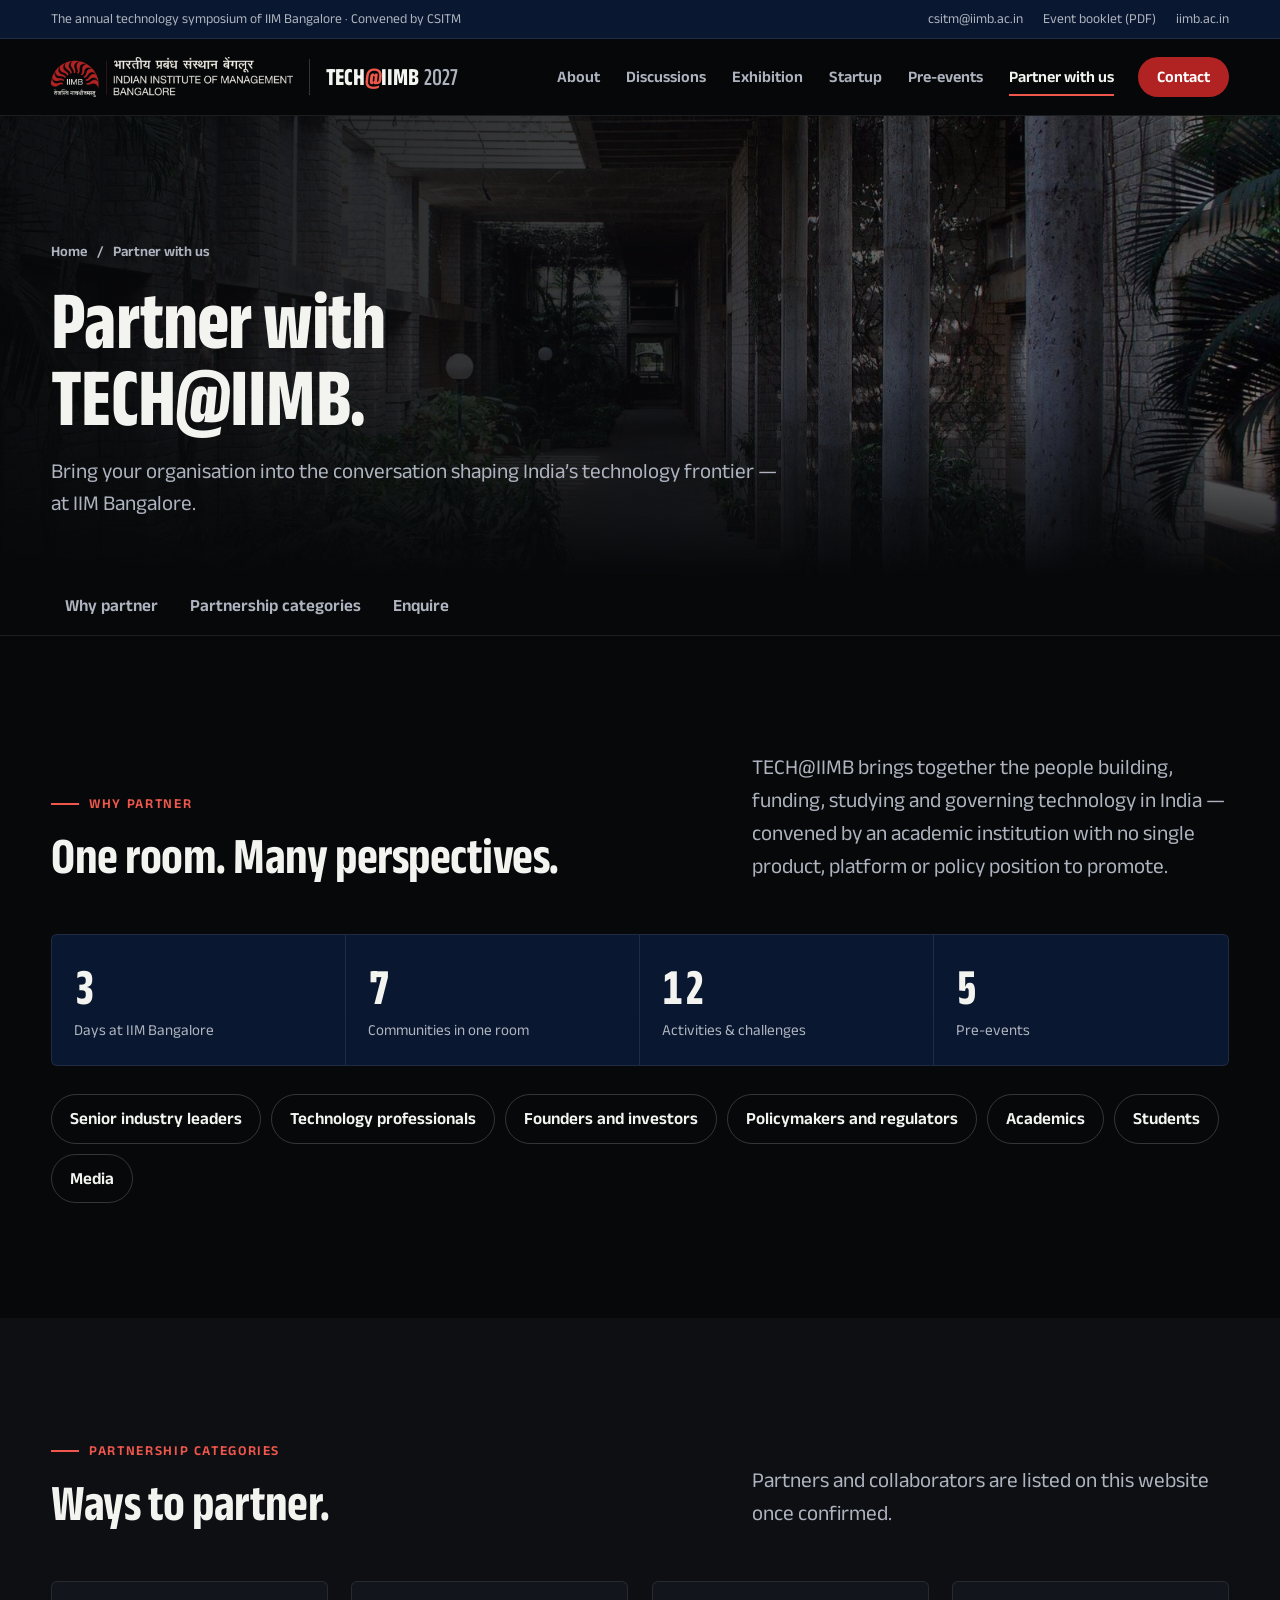
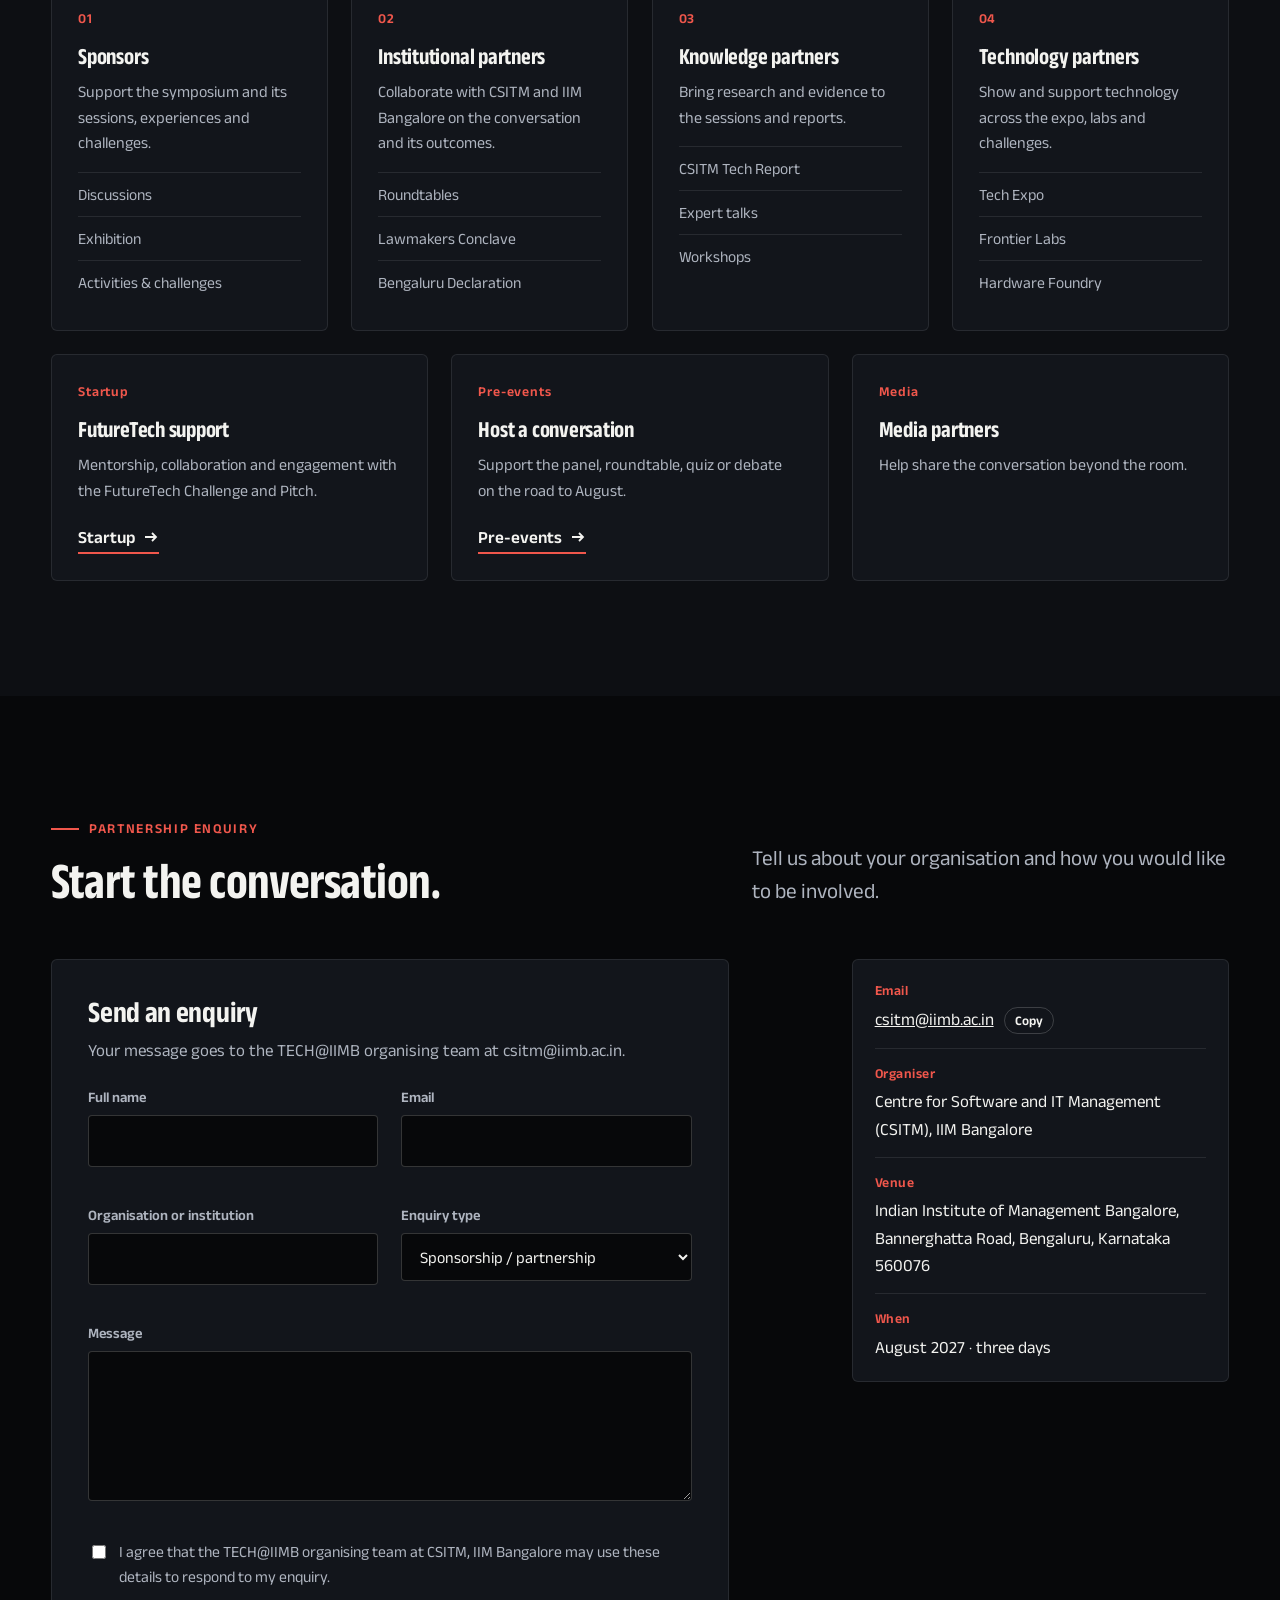
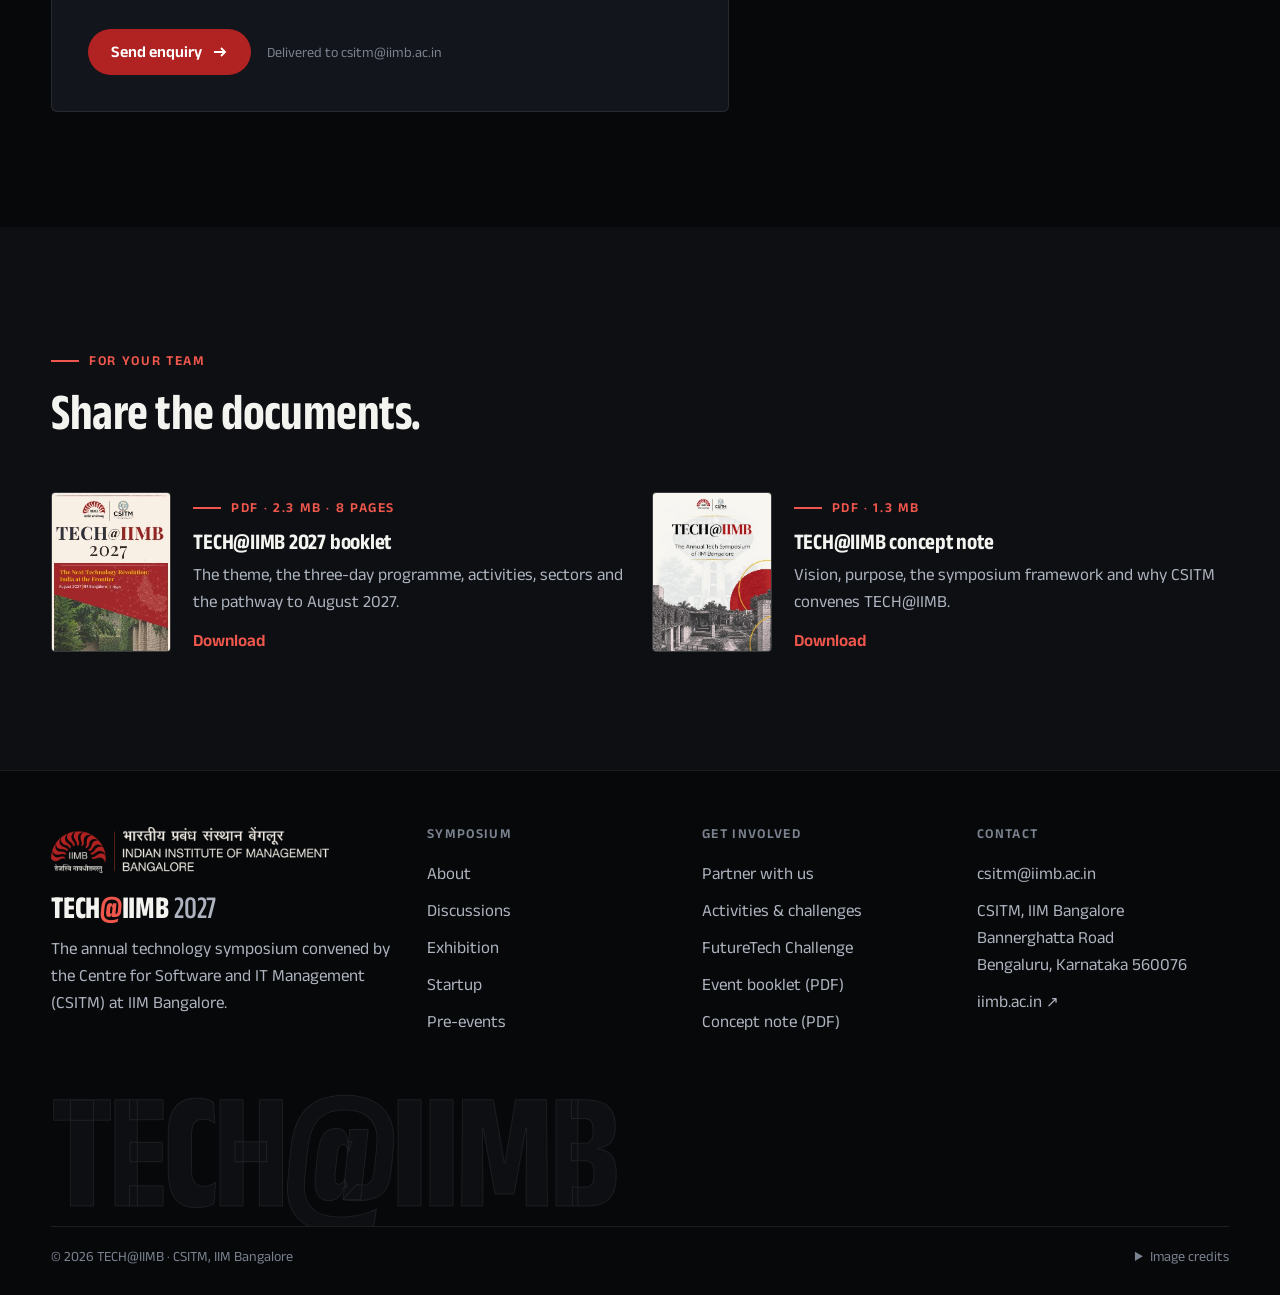
<file: partner.html>
<!DOCTYPE html>
<html lang="en">
<head>
<meta charset="UTF-8">
<meta name="viewport" content="width=device-width, initial-scale=1">
<title>Partner with us | TECH@IIMB 2027</title>
<meta name="description" content="Partner with TECH@IIMB 2027: sponsors, institutional, knowledge, technology and media partners. Enquiries to csitm@iimb.ac.in.">
<meta name="theme-color" content="#07080A">
<meta property="og:title" content="Partner with us | TECH@IIMB 2027"><meta property="og:description" content="Partner with TECH@IIMB 2027: sponsors, institutional, knowledge, technology and media partners. Enquiries to csitm@iimb.ac.in."><meta property="og:type" content="website">
<link rel="icon" href="assets/brand/favicon.png" type="image/png">
<link rel="preload" href="assets/fonts/anek-latin-latin-100-800.woff2" as="font" type="font/woff2" crossorigin>
<link rel="stylesheet" href="css/site.css">
<script>document.documentElement.classList.add("js")</script>
</head>
<body data-page="partner">
<a class="skip" href="#main">Skip to content</a>
<div class="utility"><div class="wrap"><span class="u-l muted">The annual technology symposium of IIM Bangalore · Convened by CSITM</span>
  <div class="u-r"><a href="contact.html#enquire">csitm@iimb.ac.in</a><a href="assets/docs/TECH-IIMB-2027-Booklet.pdf" download>Event booklet (PDF)</a><a href="https://www.iimb.ac.in/" rel="noopener">iimb.ac.in</a></div></div></div>
<header class="site-header"><div class="wrap">
  <a class="brand" href="index.html" aria-label="TECH@IIMB 2027 home"><img src="assets/brand/iimb-logo-reversed.png" width="724" height="120" alt="Indian Institute of Management Bangalore"><span class="bar" aria-hidden="true"></span><span class="wordmark">TECH<span class="at">@</span>IIMB<span class="yr">2027</span></span></a>
  <nav class="nav" aria-label="Main"><a href="about.html">About</a><a href="discussions.html">Discussions</a><a href="exhibition.html">Exhibition</a><a href="startup.html">Startup</a><a href="pre-events.html">Pre-events</a><a href="partner.html" aria-current="page">Partner with us</a><a class="btn btn-red" href="contact.html">Contact</a></nav>
  <button class="menu-btn" id="menuBtn" aria-expanded="false" aria-controls="drawer">Menu</button>
</div></header>
<div class="drawer" id="drawer" aria-hidden="true"><button class="drawer-close" id="drawerClose">Close</button><a href="index.html">Home<span>00</span></a><a href="about.html">About<span>01</span></a><a href="discussions.html">Discussions<span>02</span></a><a href="exhibition.html">Exhibition<span>03</span></a><a href="startup.html">Startup<span>04</span></a><a href="pre-events.html">Pre-events<span>05</span></a><a href="partner.html" aria-current="page">Partner with us<span>06</span></a><a href="contact.html">Contact<span>07</span></a></div>
<main id="main">
<section class="phero" aria-labelledby="pageTitle"><div class="hero-img"><img src="assets/photos/corridor-academic-1600.jpg" alt="The open corridors of the IIM Bangalore academic block" style="object-position:center"></div>
  <div class="wrap"><div class="crumb"><a href="index.html">Home</a><span aria-hidden="true">/</span><span>Partner with us</span></div>
  <h1 id="pageTitle" class="split-in"><span style="--i:0">Partner&nbsp;</span><span style="--i:1">with&nbsp;</span><span style="--i:2">TECH@IIMB.&nbsp;</span></h1><p class="lede rv">Bring your organisation into the conversation shaping India’s technology frontier — at IIM Bangalore.</p></div></section><nav class="subnav" aria-label="On this page"><div class="wrap"><a href="#why">Why partner</a><a href="#categories">Partnership categories</a><a href="#enquire">Enquire</a></div></nav>
<section class="band" id="why" aria-labelledby="h-wp"><div class="wrap">
  <div class="head"><div class="rv"><span class="eyebrow">Why partner</span><h2 class="h-l" id="h-wp">One room. Many perspectives.</h2></div><p class="lede rv" style="--i:1">TECH@IIMB brings together the people building, funding, studying and governing technology in India — convened by an academic institution with no single product, platform or policy position to promote.</p></div>
  <div class="stats s4 rv"><div class="stat"><b data-count="3">3</b><span>Days at IIM Bangalore</span></div><div class="stat"><b data-count="7">7</b><span>Communities in one room</span></div><div class="stat"><b data-count="13">13</b><span>Activities &amp; challenges</span></div><div class="stat"><b data-count="5">5</b><span>Pre-events</span></div></div>
  <div class="pills rv" id="reach" style="margin-top:28px"></div>
</div></section>

<section class="band alt" id="categories" aria-labelledby="h-ct"><div class="wrap">
  <div class="head"><div class="rv"><span class="eyebrow">Partnership categories</span><h2 class="h-l" id="h-ct">Ways to partner.</h2></div><p class="lede rv" style="--i:1">Partners and collaborators are listed on this website once confirmed.</p></div>
  <div class="grid g4">
    <div class="card rv " style="--i:0"><span class="k">01</span><h3>Sponsors</h3><p>Support the symposium and its sessions, experiences and challenges.</p><ul><li>Discussions</li><li>Exhibition</li><li>Activities &amp; challenges</li></ul></div>
    <div class="card rv " style="--i:1"><span class="k">02</span><h3>Institutional partners</h3><p>Collaborate with CSITM and IIM Bangalore on the conversation and its outcomes.</p><ul><li>Roundtables</li><li>Lawmakers Conclave</li><li>Bengaluru Declaration</li></ul></div>
    <div class="card rv " style="--i:2"><span class="k">03</span><h3>Knowledge partners</h3><p>Bring research and evidence to the sessions and reports.</p><ul><li>CSITM Tech Report</li><li>Expert talks</li><li>Workshops</li></ul></div>
    <div class="card rv " style="--i:3"><span class="k">04</span><h3>Technology partners</h3><p>Show and support technology across the expo, labs and challenges.</p><ul><li>Tech Expo</li><li>Frontier Labs</li><li>Hardware Foundry</li></ul></div>
  </div>
  <div class="grid g3" style="margin-top:var(--gap)">
    <a class="card rv " style="--i:0" href="startup.html"><span class="k">Startup</span><h3>FutureTech support</h3><p>Mentorship, collaboration and engagement with the FutureTech Challenge and Pitch.</p><span class="more link">Startup <svg viewBox="0 0 16 16" fill="none" stroke="currentColor" stroke-width="1.8" aria-hidden="true"><path d="M2 8h11M9 4l4 4-4 4"/></svg></span></a>
    <a class="card rv " style="--i:1" href="pre-events.html"><span class="k">Pre-events</span><h3>Host a conversation</h3><p>Support the panel, roundtable, quiz or debate on the road to August.</p><span class="more link">Pre-events <svg viewBox="0 0 16 16" fill="none" stroke="currentColor" stroke-width="1.8" aria-hidden="true"><path d="M2 8h11M9 4l4 4-4 4"/></svg></span></a>
    <div class="card rv " style="--i:2"><span class="k">Media</span><h3>Media partners</h3><p>Help share the conversation beyond the room.</p></div>
  </div>
</div></section>

<section class="band" id="enquire" aria-labelledby="h-pq"><div class="wrap">
  <div class="head"><div class="rv"><span class="eyebrow">Partnership enquiry</span><h2 class="h-l" id="h-pq">Start the conversation.</h2></div><p class="lede rv" style="--i:1">Tell us about your organisation and how you would like to be involved.</p></div>
  <div class="g12"><form class="form rv" id="form" novalidate>
  <h3 class="h-m">Send an enquiry</h3><p class="muted" style="margin-top:8px">Your message goes to the TECH@IIMB organising team at csitm@iimb.ac.in.</p>
  <div class="fgrid">
    <div class="f"><label for="fName">Full name</label><input id="fName" name="name" autocomplete="name" required maxlength="100"><span class="msg" aria-live="polite"></span></div>
    <div class="f"><label for="fEmail">Email</label><input id="fEmail" name="email" type="email" autocomplete="email" required maxlength="160"><span class="msg" aria-live="polite"></span></div>
    <div class="f"><label for="fOrg">Organisation or institution</label><input id="fOrg" name="organisation" autocomplete="organization" maxlength="140"><span class="msg"></span></div>
    <div class="f"><label for="fType">Enquiry type</label><select id="fType" name="type" required><option value="">Select</option><option>General</option><option>Attending the symposium</option><option>Speaking opportunity</option><option selected>Sponsorship / partnership</option><option>Exhibiting at the Tech Expo</option><option>Media</option><option>Activities &amp; challenges</option><option>FutureTech Challenge</option><option>Pre-events</option></select><span class="msg" aria-live="polite"></span></div>
    <div class="f full"><label for="fMsg">Message</label><textarea id="fMsg" name="message" required minlength="10" maxlength="3000"></textarea><span class="msg" aria-live="polite"></span></div>
    <div style="position:absolute;left:-9999px" aria-hidden="true"><label for="fHp">Leave empty</label><input id="fHp" name="_honey" tabindex="-1" autocomplete="off"></div>
    <label class="consent"><input type="checkbox" id="fConsent"><span>I agree that the TECH@IIMB organising team at CSITM, IIM Bangalore may use these details to respond to my enquiry.</span></label>
    <span class="msg" id="consentMsg" style="grid-column:1/-1;font-size:.85rem;font-weight:600;color:#FF8A7E" aria-live="polite"></span>
  </div>
  <div class="form-foot"><button class="btn btn-red" type="submit" id="send">Send enquiry <svg viewBox="0 0 16 16" fill="none" stroke="currentColor" stroke-width="1.8" aria-hidden="true"><path d="M2 8h11M9 4l4 4-4 4"/></svg></button><small>Delivered to csitm@iimb.ac.in</small></div>
  <div class="status" id="status" role="status" tabindex="-1"></div>
</form><aside class="side rv" style="--i:1" aria-label="Contact details"><dl class="dl-list">
  <div class="dr"><dt>Email</dt><dd><a href="mailto:csitm@iimb.ac.in">csitm@iimb.ac.in</a><button class="copy" type="button" data-copy="csitm@iimb.ac.in">Copy</button></dd></div>
  <div class="dr"><dt>Organiser</dt><dd>Centre for Software and IT Management (CSITM), IIM Bangalore</dd></div>
  <div class="dr"><dt>Venue</dt><dd>Indian Institute of Management Bangalore, Bannerghatta Road, Bengaluru, Karnataka 560076</dd></div>
  <div class="dr"><dt>When</dt><dd>August 2027 · three days</dd></div></dl></aside></div>
</div></section>

<section class="band alt" aria-labelledby="h-pd"><div class="wrap"><div class="head"><div class="rv"><span class="eyebrow">For your team</span><h2 class="h-l" id="h-pd">Share the documents.</h2></div></div><div class="docs">
  <a class="doc rv" href="assets/docs/TECH-IIMB-2027-Booklet.pdf" download><img src="assets/docs/booklet-cover.jpg" alt="Cover of the TECH@IIMB 2027 booklet" loading="lazy"><div><span class="eyebrow">PDF · 2.3 MB · 8 pages</span><h3 class="h-s" style="margin-top:10px">TECH@IIMB 2027 booklet</h3><p class="muted">The theme, the three-day programme, activities, sectors and the pathway to August 2027.</p><span class="dl">Download <svg viewBox="0 0 16 16" fill="none" stroke="currentColor" stroke-width="1.8" aria-hidden="true"><path d="M8 2v9M4 7l4 4 4-4M2 14h12"/></svg></span></div></a>
  <a class="doc rv" style="--i:1" href="assets/docs/TECH-IIMB-Concept-Note.pdf" download><img src="assets/docs/concept-cover.jpg" alt="Cover of the TECH@IIMB concept note" loading="lazy"><div><span class="eyebrow">PDF · 1.3 MB</span><h3 class="h-s" style="margin-top:10px">TECH@IIMB concept note</h3><p class="muted">Vision, purpose, the symposium framework and why CSITM convenes TECH@IIMB.</p><span class="dl">Download <svg viewBox="0 0 16 16" fill="none" stroke="currentColor" stroke-width="1.8" aria-hidden="true"><path d="M8 2v9M4 7l4 4 4-4M2 14h12"/></svg></span></div></a>
</div></div></section>
</main>
<footer>
  <div class="wrap">
    <div class="f-top">
      <div><img src="assets/brand/iimb-logo-reversed.png" width="724" height="120" alt="Indian Institute of Management Bangalore" loading="lazy"><span class="wordmark">TECH<span class="at">@</span>IIMB<span class="yr">2027</span></span>
        <p>The annual technology symposium convened by the Centre for Software and IT Management (CSITM) at IIM Bangalore.</p></div>
      <div class="f-col"><h2>Symposium</h2><a href="about.html">About</a><a href="discussions.html">Discussions</a><a href="exhibition.html">Exhibition</a><a href="startup.html">Startup</a><a href="pre-events.html">Pre-events</a></div>
      <div class="f-col"><h2>Get involved</h2><a href="partner.html">Partner with us</a><a href="exhibition.html#experiences">Activities &amp; challenges</a><a href="startup.html">FutureTech Challenge</a><a href="assets/docs/TECH-IIMB-2027-Booklet.pdf" download>Event booklet (PDF)</a><a href="assets/docs/TECH-IIMB-Concept-Note.pdf" download>Concept note (PDF)</a></div>
      <div class="f-col"><h2>Contact</h2><a href="contact.html#enquire">csitm@iimb.ac.in</a><address>CSITM, IIM Bangalore<br>Bannerghatta Road<br>Bengaluru, Karnataka 560076</address><a href="https://www.iimb.ac.in/" rel="noopener" class="ext">iimb.ac.in</a></div>
    </div>
    <div class="f-big" aria-hidden="true">TECH@IIMB</div>
    <div class="f-bottom"><span>© 2026 TECH@IIMB · CSITM, IIM Bangalore</span>
      <details class="credits"><summary>Image credits</summary><ul><li>Campus photographs, engravings and documents: TECH@IIMB 2027 booklet and concept note, CSITM, IIM Bangalore.</li><li>Corridor pergola: Sanyam Bahga from Roorkee, India, <a href="https://commons.wikimedia.org/wiki/File:IIM-Bangalore_016_(10048461003).jpg" rel="noopener">Wikimedia Commons</a>, <a href="https://creativecommons.org/licenses/by-sa/2.0/" rel="noopener">CC BY-SA 2.0</a></li><li>Corridor academic: Sanyam Bahga, <a href="https://commons.wikimedia.org/wiki/File:Indian_Institute_of_Management,_Bangalore_academic_block.jpg" rel="noopener">Wikimedia Commons</a>, <a href="https://creativecommons.org/licenses/by-sa/3.0/" rel="noopener">CC BY-SA 3.0</a></li><li>Stone columns: Magentic Manifestations, <a href="https://commons.wikimedia.org/wiki/File:IIMB_Acadblock.JPG" rel="noopener">Wikimedia Commons</a>, <a href="https://creativecommons.org/licenses/by-sa/3.0/" rel="noopener">CC BY-SA 3.0</a></li><li>Library: Sanyam Bahga, <a href="https://commons.wikimedia.org/wiki/File:Indian_Institute_of_Management_Bangalore_library.jpg" rel="noopener">Wikimedia Commons</a>, <a href="https://creativecommons.org/licenses/by-sa/3.0/" rel="noopener">CC BY-SA 3.0</a></li><li>Amphitheatre: Apb2693, <a href="https://commons.wikimedia.org/wiki/File:Indian_Institute_of_Management_Bangalore,_Amphitheatre.jpg" rel="noopener">Wikimedia Commons</a>, <a href="https://creativecommons.org/licenses/by-sa/4.0/" rel="noopener">CC BY-SA 4.0</a></li></ul></details></div>
  </div>
</footer>
<button class="to-top" id="toTop" aria-label="Back to top"><svg width="18" height="18" viewBox="0 0 16 16" fill="none" stroke="currentColor" stroke-width="1.8"><path d="M3 10l5-5 5 5"/></svg></button>
<div class="toast" id="toast" role="status" aria-live="polite"></div>
<script src="js/content.js"></script>
<script src="js/site.js"></script>
</body>
</html>
</file>
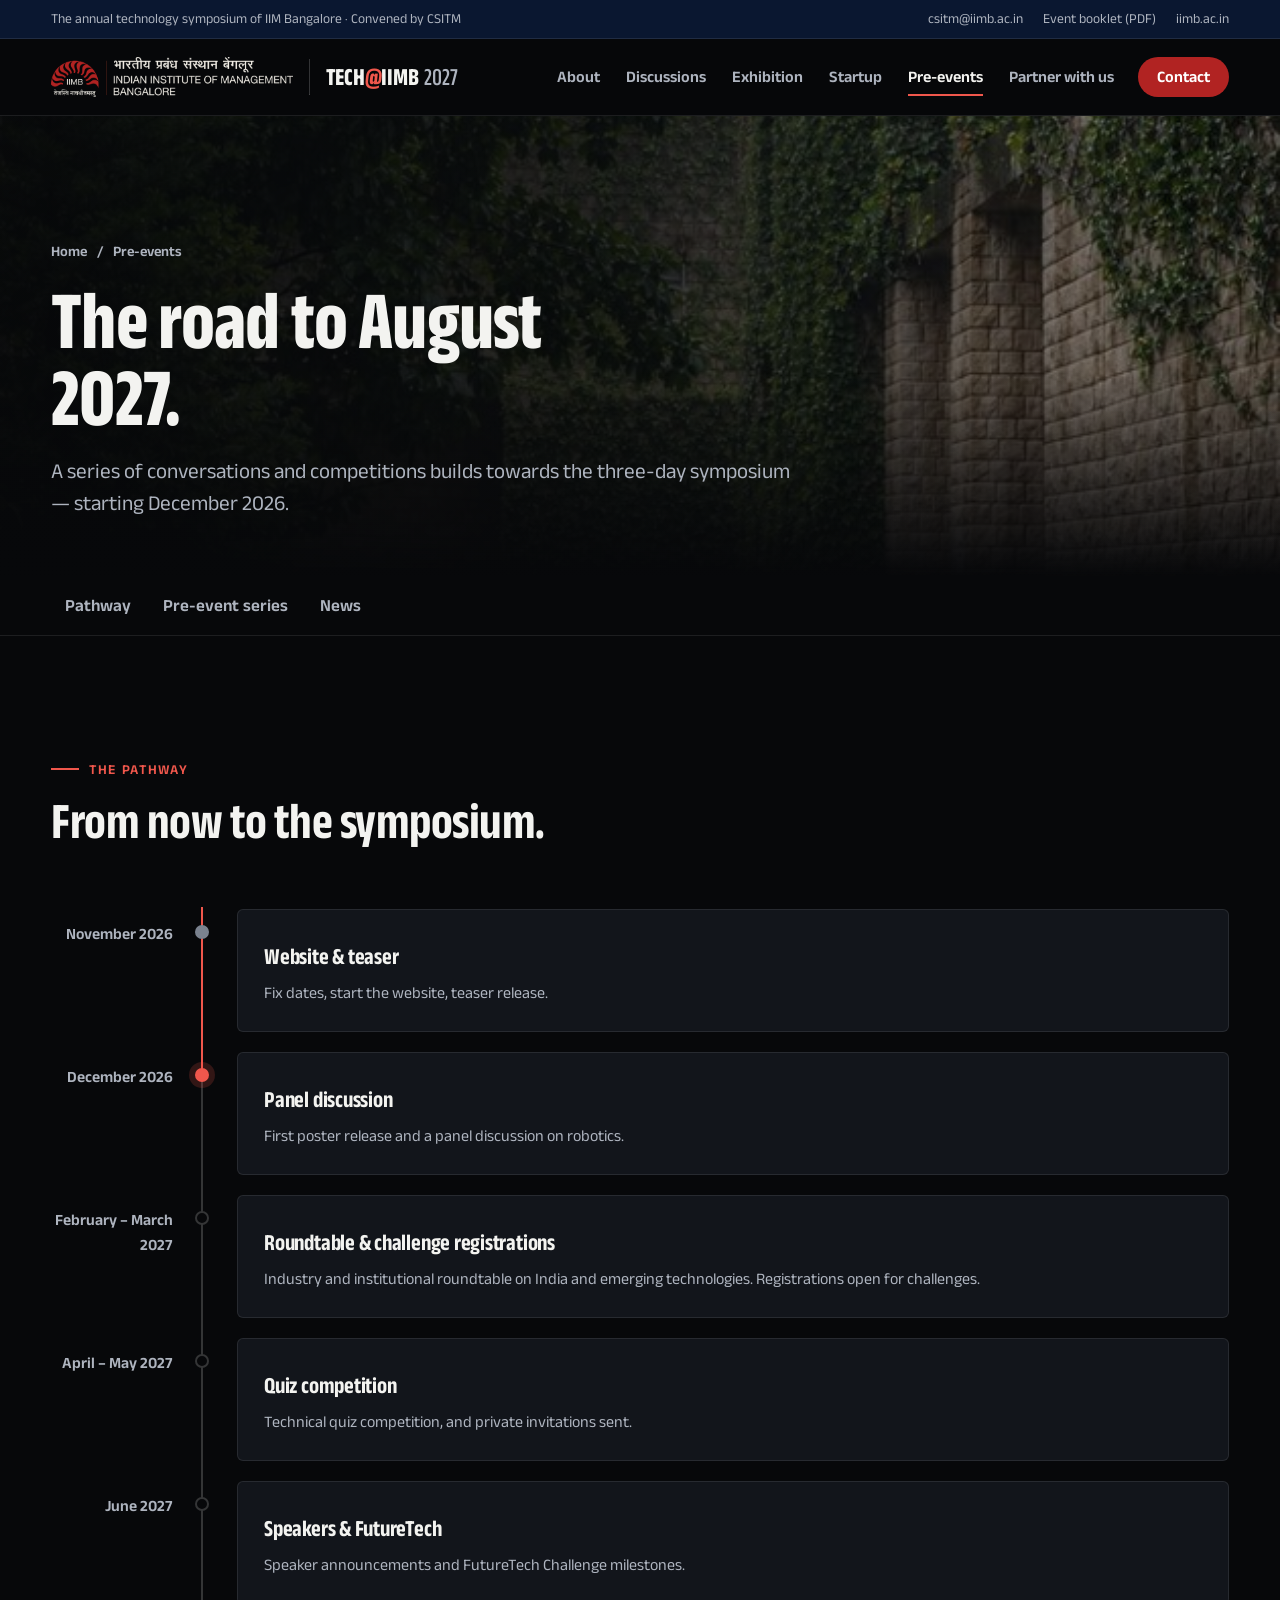
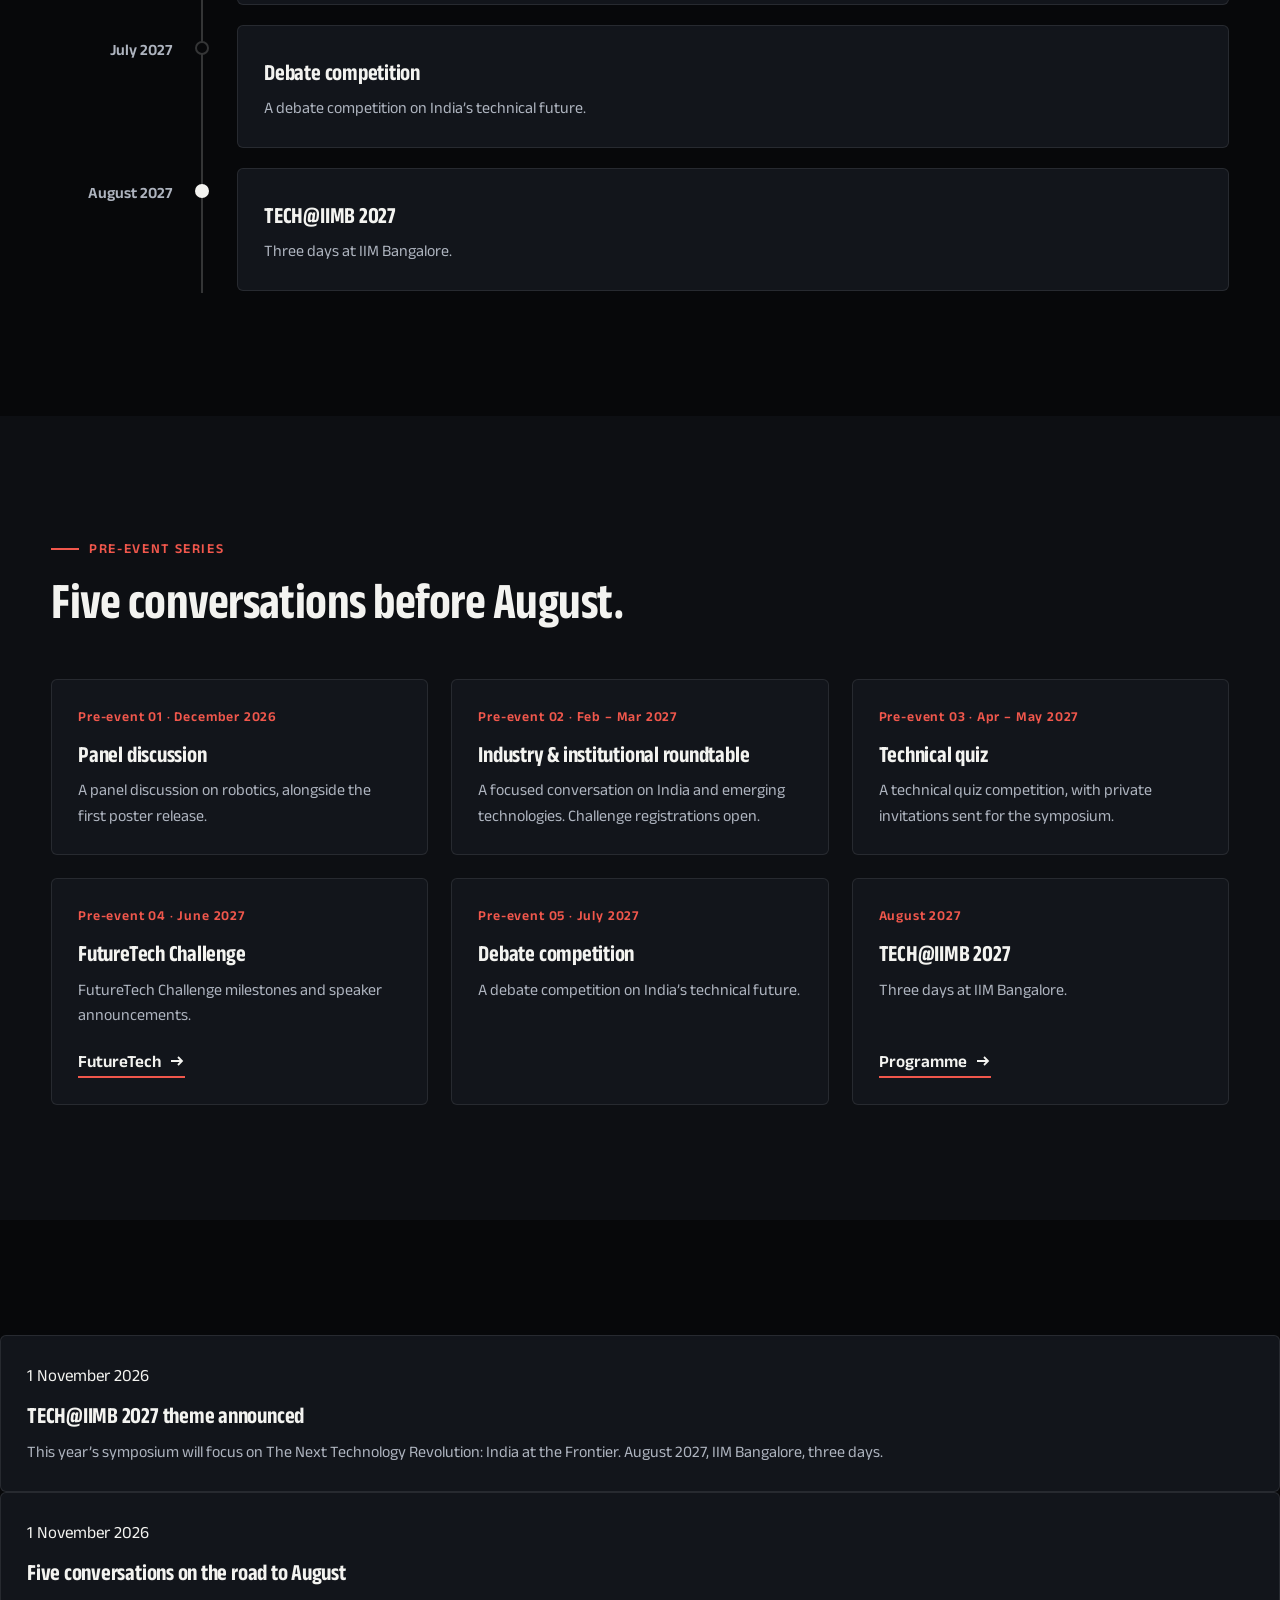
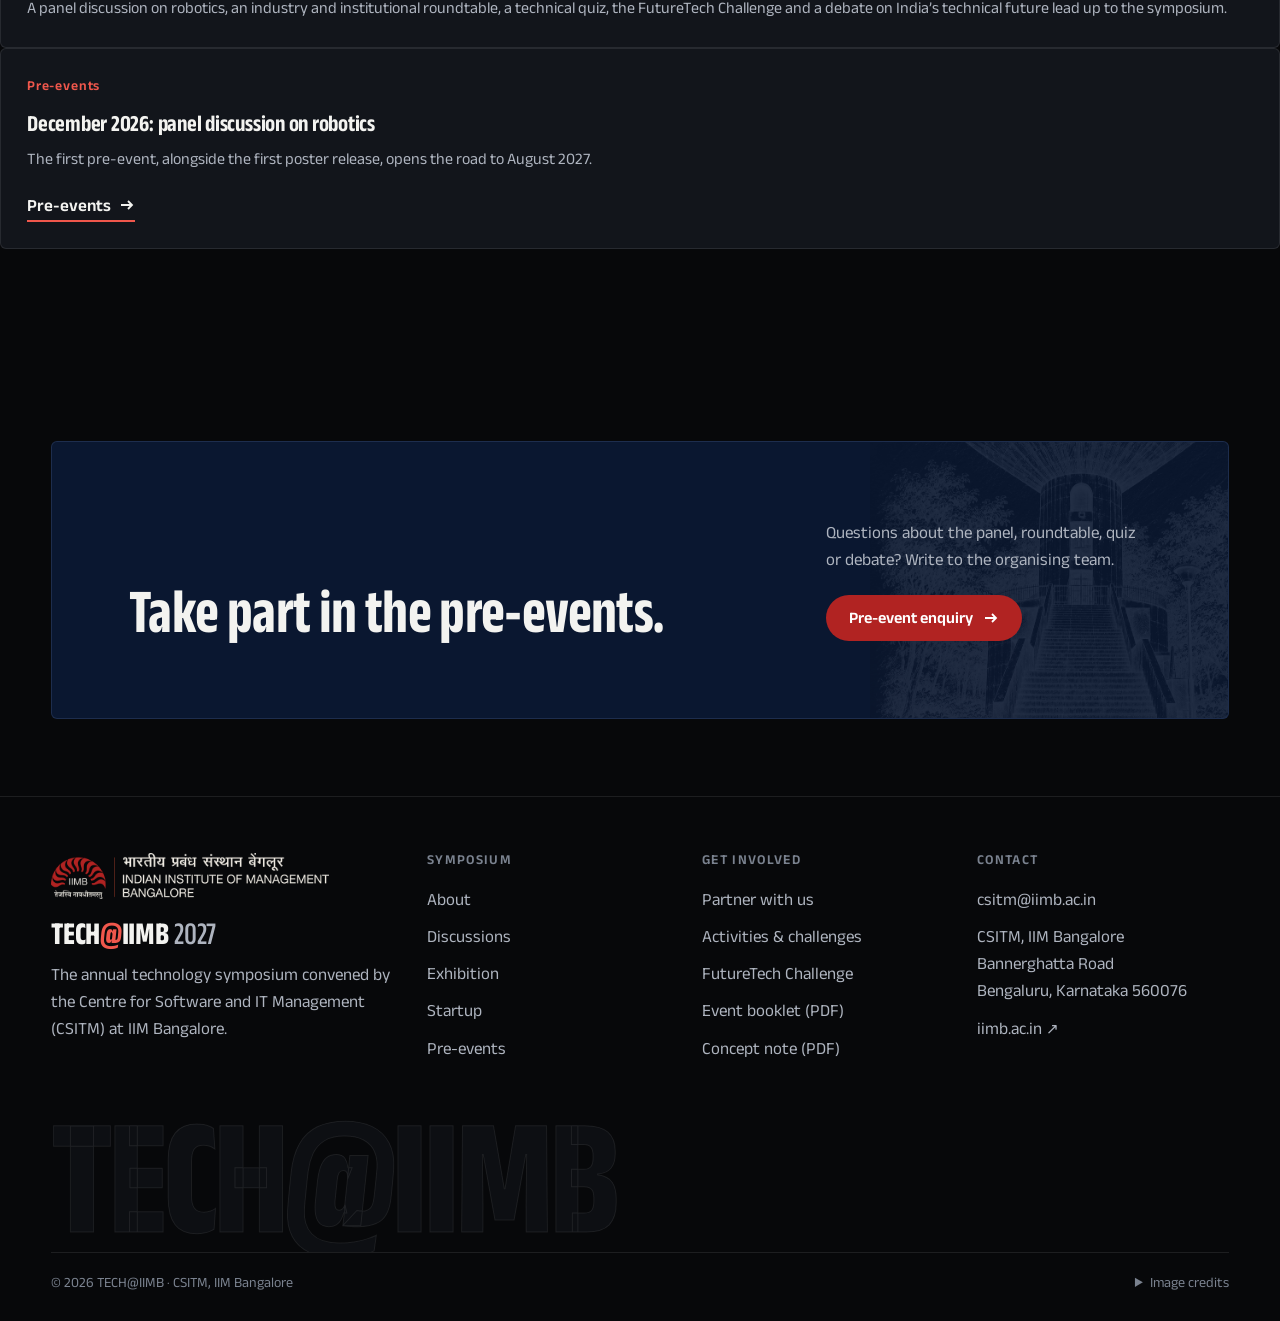
<file: pre-events.html>
<!DOCTYPE html>
<html lang="en">
<head>
<meta charset="UTF-8">
<meta name="viewport" content="width=device-width, initial-scale=1">
<title>Pre-events | TECH@IIMB 2027</title>
<meta name="description" content="The pre-event series on the road to TECH@IIMB 2027: a panel on robotics, a roundtable, a technical quiz, the FutureTech Challenge and a debate competition.">
<meta name="theme-color" content="#07080A">
<meta property="og:title" content="Pre-events | TECH@IIMB 2027"><meta property="og:description" content="The pre-event series on the road to TECH@IIMB 2027: a panel on robotics, a roundtable, a technical quiz, the FutureTech Challenge and a debate competition."><meta property="og:type" content="website">
<link rel="icon" href="assets/brand/favicon.png" type="image/png">
<link rel="preload" href="assets/fonts/anek-latin-latin-100-800.woff2" as="font" type="font/woff2" crossorigin>
<link rel="stylesheet" href="css/site.css">
<script>document.documentElement.classList.add("js")</script>
</head>
<body data-page="pre-events">
<a class="skip" href="#main">Skip to content</a>
<div class="utility"><div class="wrap"><span class="u-l muted">The annual technology symposium of IIM Bangalore · Convened by CSITM</span>
  <div class="u-r"><a href="contact.html#enquire">csitm@iimb.ac.in</a><a href="assets/docs/TECH-IIMB-2027-Booklet.pdf" download>Event booklet (PDF)</a><a href="https://www.iimb.ac.in/" rel="noopener">iimb.ac.in</a></div></div></div>
<header class="site-header"><div class="wrap">
  <a class="brand" href="index.html" aria-label="TECH@IIMB 2027 home"><img src="assets/brand/iimb-logo-reversed.png" width="724" height="120" alt="Indian Institute of Management Bangalore"><span class="bar" aria-hidden="true"></span><span class="wordmark">TECH<span class="at">@</span>IIMB<span class="yr">2027</span></span></a>
  <nav class="nav" aria-label="Main"><a href="about.html">About</a><a href="discussions.html">Discussions</a><a href="exhibition.html">Exhibition</a><a href="startup.html">Startup</a><a href="pre-events.html" aria-current="page">Pre-events</a><a href="partner.html">Partner with us</a><a class="btn btn-red" href="contact.html">Contact</a></nav>
  <button class="menu-btn" id="menuBtn" aria-expanded="false" aria-controls="drawer">Menu</button>
</div></header>
<div class="drawer" id="drawer" aria-hidden="true"><button class="drawer-close" id="drawerClose">Close</button><a href="index.html">Home<span>00</span></a><a href="about.html">About<span>01</span></a><a href="discussions.html">Discussions<span>02</span></a><a href="exhibition.html">Exhibition<span>03</span></a><a href="startup.html">Startup<span>04</span></a><a href="pre-events.html" aria-current="page">Pre-events<span>05</span></a><a href="partner.html">Partner with us<span>06</span></a><a href="contact.html">Contact<span>07</span></a></div>
<main id="main">
<section class="phero" aria-labelledby="pageTitle"><div class="hero-img"><img src="assets/photos/campus-rain-corridor.jpg" alt="A rain-washed stone corridor on the IIM Bangalore campus" style="object-position:center"></div>
  <div class="wrap"><div class="crumb"><a href="index.html">Home</a><span aria-hidden="true">/</span><span>Pre-events</span></div>
  <h1 id="pageTitle" class="split-in"><span style="--i:0">The&nbsp;</span><span style="--i:1">road&nbsp;</span><span style="--i:2">to&nbsp;</span><span style="--i:3">August&nbsp;</span><span style="--i:4">2027.&nbsp;</span></h1><p class="lede rv">A series of conversations and competitions builds towards the three-day symposium — starting December 2026.</p></div></section><nav class="subnav" aria-label="On this page"><div class="wrap"><a href="#pathway">Pathway</a><a href="#series">Pre-event series</a><a href="#news">News</a></div></nav>
<section class="band" id="pathway" aria-labelledby="h-pw"><div class="wrap">
  <div class="head"><div class="rv"><span class="eyebrow">The pathway</span><h2 class="h-l" id="h-pw">From now to the symposium.</h2></div><p class="lede rv" style="--i:1">Each milestone on the road to TECH@IIMB 2027.</p></div>
  <ol class="tl" id="timeline"></ol>
</div></section>

<section class="band alt" id="series" aria-labelledby="h-se"><div class="wrap">
  <div class="head"><div class="rv"><span class="eyebrow">Pre-event series</span><h2 class="h-l" id="h-se">Five conversations before August.</h2></div></div>
  <div class="grid g3">
    <div class="card rv " style="--i:0"><span class="k">Pre-event 01 · December 2026</span><h3>Panel discussion</h3><p>A panel discussion on robotics, alongside the first poster release.</p></div>
    <div class="card rv " style="--i:1"><span class="k">Pre-event 02 · Feb – Mar 2027</span><h3>Industry &amp; institutional roundtable</h3><p>A focused conversation on India and emerging technologies. Challenge registrations open.</p></div>
    <div class="card rv " style="--i:2"><span class="k">Pre-event 03 · Apr – May 2027</span><h3>Technical quiz</h3><p>A technical quiz competition, with private invitations sent for the symposium.</p></div>
    <a class="card rv " style="--i:0" href="startup.html"><span class="k">Pre-event 04 · June 2027</span><h3>FutureTech Challenge</h3><p>FutureTech Challenge milestones and speaker announcements.</p><span class="more link">FutureTech <svg viewBox="0 0 16 16" fill="none" stroke="currentColor" stroke-width="1.8" aria-hidden="true"><path d="M2 8h11M9 4l4 4-4 4"/></svg></span></a>
    <div class="card rv " style="--i:1"><span class="k">Pre-event 05 · July 2027</span><h3>Debate competition</h3><p>A debate competition on India’s technical future.</p></div>
    <a class="card rv " style="--i:2" href="discussions.html"><span class="k">August 2027</span><h3>TECH@IIMB 2027</h3><p>Three days at IIM Bangalore.</p><span class="more link">Programme <svg viewBox="0 0 16 16" fill="none" stroke="currentColor" stroke-width="1.8" aria-hidden="true"><path d="M2 8h11M9 4l4 4-4 4"/></svg></span></a>
  </div>
</div></section>

<section class="band" id="news" aria-labelledby="h-nw"><div class="wrap">
  <div class="head"><div class="rv"><span class="eyebrow">Newsroom</span><h2 class="h-l" id="h-nw">Latest updates.</h2></div></div>
  <div class="news" id="news"></div>
</div></section>
<section class="band tight"><div class="wrap"><div class="cta rv"><h2>Take part in the pre-events.</h2><div class="side2"><p>Questions about the panel, roundtable, quiz or debate? Write to the organising team.</p><div class="row"><a class="btn btn-red" href="contact.html#enquire" data-type="Pre-events">Pre-event enquiry <svg viewBox="0 0 16 16" fill="none" stroke="currentColor" stroke-width="1.8" aria-hidden="true"><path d="M2 8h11M9 4l4 4-4 4"/></svg></a></div></div></div></div></section>
</main>
<footer>
  <div class="wrap">
    <div class="f-top">
      <div><img src="assets/brand/iimb-logo-reversed.png" width="724" height="120" alt="Indian Institute of Management Bangalore" loading="lazy"><span class="wordmark">TECH<span class="at">@</span>IIMB<span class="yr">2027</span></span>
        <p>The annual technology symposium convened by the Centre for Software and IT Management (CSITM) at IIM Bangalore.</p></div>
      <div class="f-col"><h2>Symposium</h2><a href="about.html">About</a><a href="discussions.html">Discussions</a><a href="exhibition.html">Exhibition</a><a href="startup.html">Startup</a><a href="pre-events.html">Pre-events</a></div>
      <div class="f-col"><h2>Get involved</h2><a href="partner.html">Partner with us</a><a href="exhibition.html#experiences">Activities &amp; challenges</a><a href="startup.html">FutureTech Challenge</a><a href="assets/docs/TECH-IIMB-2027-Booklet.pdf" download>Event booklet (PDF)</a><a href="assets/docs/TECH-IIMB-Concept-Note.pdf" download>Concept note (PDF)</a></div>
      <div class="f-col"><h2>Contact</h2><a href="contact.html#enquire">csitm@iimb.ac.in</a><address>CSITM, IIM Bangalore<br>Bannerghatta Road<br>Bengaluru, Karnataka 560076</address><a href="https://www.iimb.ac.in/" rel="noopener" class="ext">iimb.ac.in</a></div>
    </div>
    <div class="f-big" aria-hidden="true">TECH@IIMB</div>
    <div class="f-bottom"><span>© 2026 TECH@IIMB · CSITM, IIM Bangalore</span>
      <details class="credits"><summary>Image credits</summary><ul><li>Campus photographs, engravings and documents: TECH@IIMB 2027 booklet and concept note, CSITM, IIM Bangalore.</li><li>Corridor pergola: Sanyam Bahga from Roorkee, India, <a href="https://commons.wikimedia.org/wiki/File:IIM-Bangalore_016_(10048461003).jpg" rel="noopener">Wikimedia Commons</a>, <a href="https://creativecommons.org/licenses/by-sa/2.0/" rel="noopener">CC BY-SA 2.0</a></li><li>Corridor academic: Sanyam Bahga, <a href="https://commons.wikimedia.org/wiki/File:Indian_Institute_of_Management,_Bangalore_academic_block.jpg" rel="noopener">Wikimedia Commons</a>, <a href="https://creativecommons.org/licenses/by-sa/3.0/" rel="noopener">CC BY-SA 3.0</a></li><li>Stone columns: Magentic Manifestations, <a href="https://commons.wikimedia.org/wiki/File:IIMB_Acadblock.JPG" rel="noopener">Wikimedia Commons</a>, <a href="https://creativecommons.org/licenses/by-sa/3.0/" rel="noopener">CC BY-SA 3.0</a></li><li>Library: Sanyam Bahga, <a href="https://commons.wikimedia.org/wiki/File:Indian_Institute_of_Management_Bangalore_library.jpg" rel="noopener">Wikimedia Commons</a>, <a href="https://creativecommons.org/licenses/by-sa/3.0/" rel="noopener">CC BY-SA 3.0</a></li><li>Amphitheatre: Apb2693, <a href="https://commons.wikimedia.org/wiki/File:Indian_Institute_of_Management_Bangalore,_Amphitheatre.jpg" rel="noopener">Wikimedia Commons</a>, <a href="https://creativecommons.org/licenses/by-sa/4.0/" rel="noopener">CC BY-SA 4.0</a></li></ul></details></div>
  </div>
</footer>
<button class="to-top" id="toTop" aria-label="Back to top"><svg width="18" height="18" viewBox="0 0 16 16" fill="none" stroke="currentColor" stroke-width="1.8"><path d="M3 10l5-5 5 5"/></svg></button>
<div class="toast" id="toast" role="status" aria-live="polite"></div>
<script src="js/content.js"></script>
<script src="js/site.js"></script>
</body>
</html>
</file>
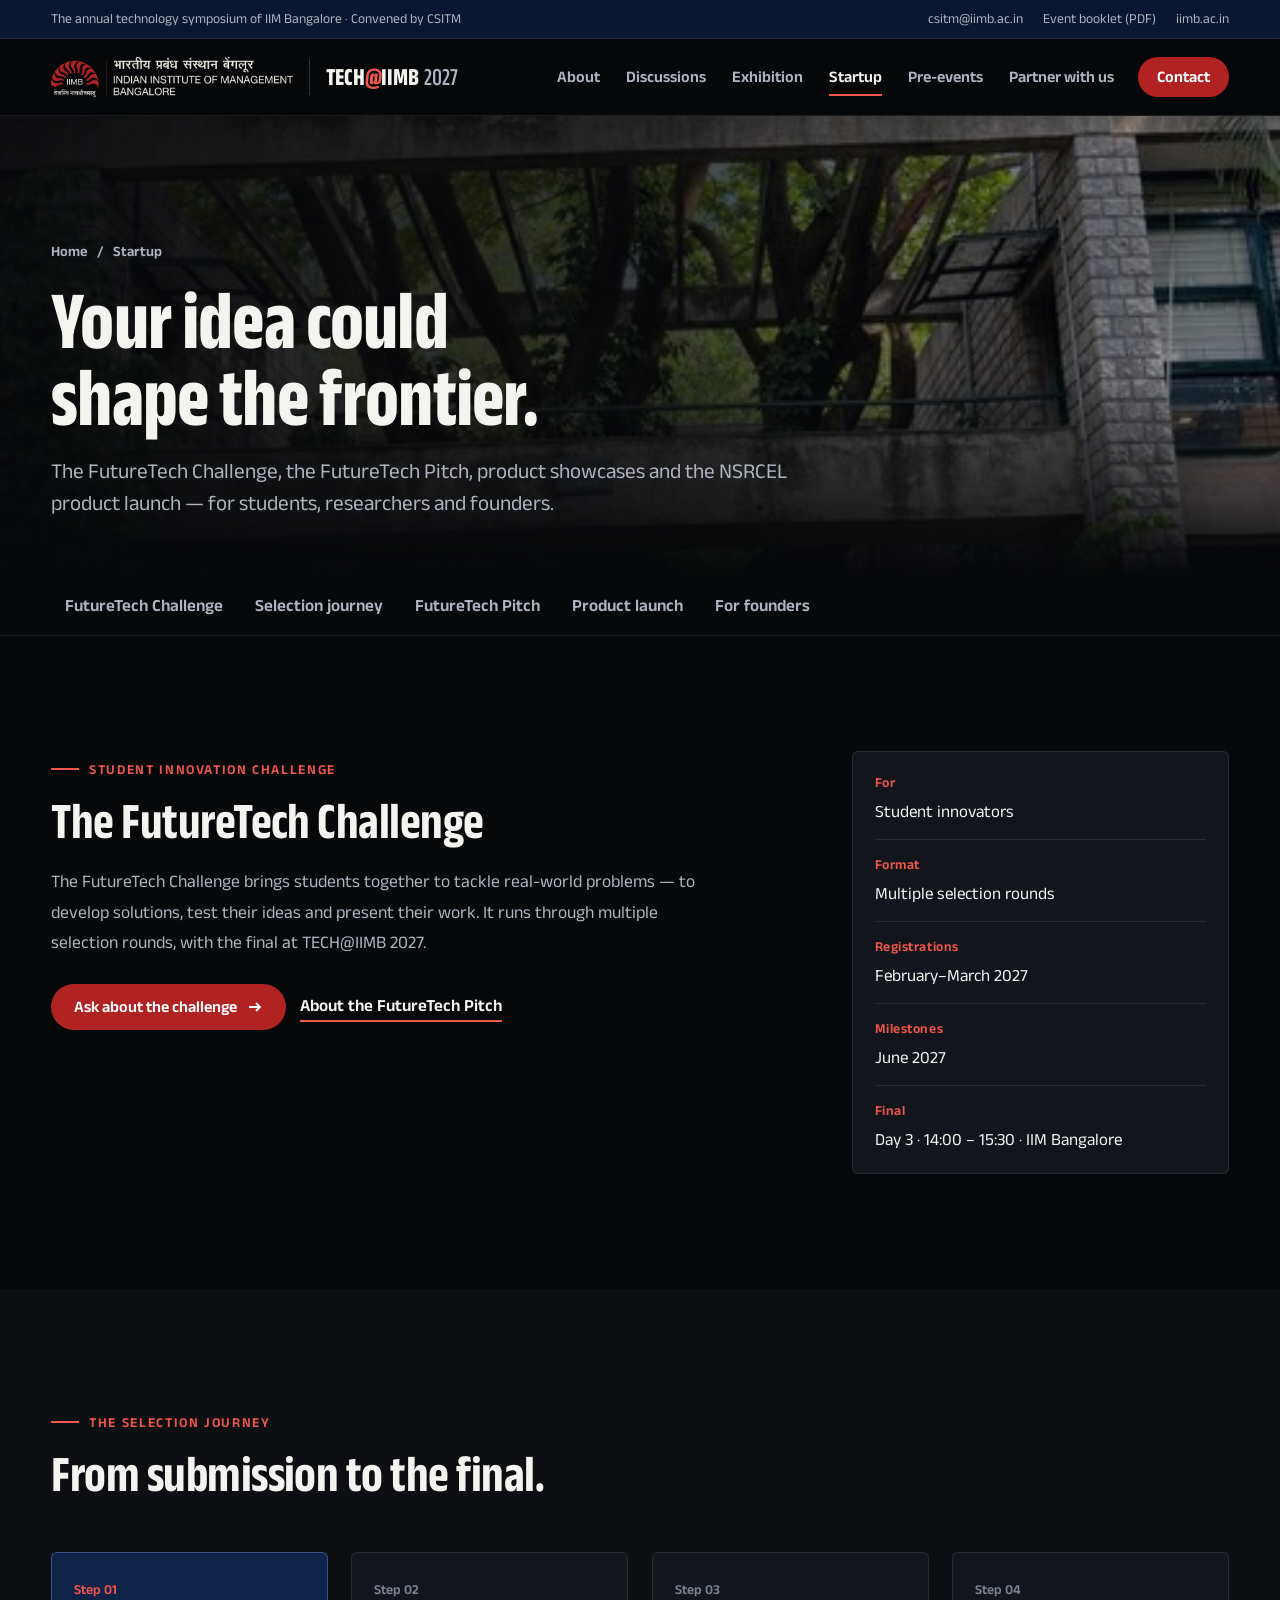
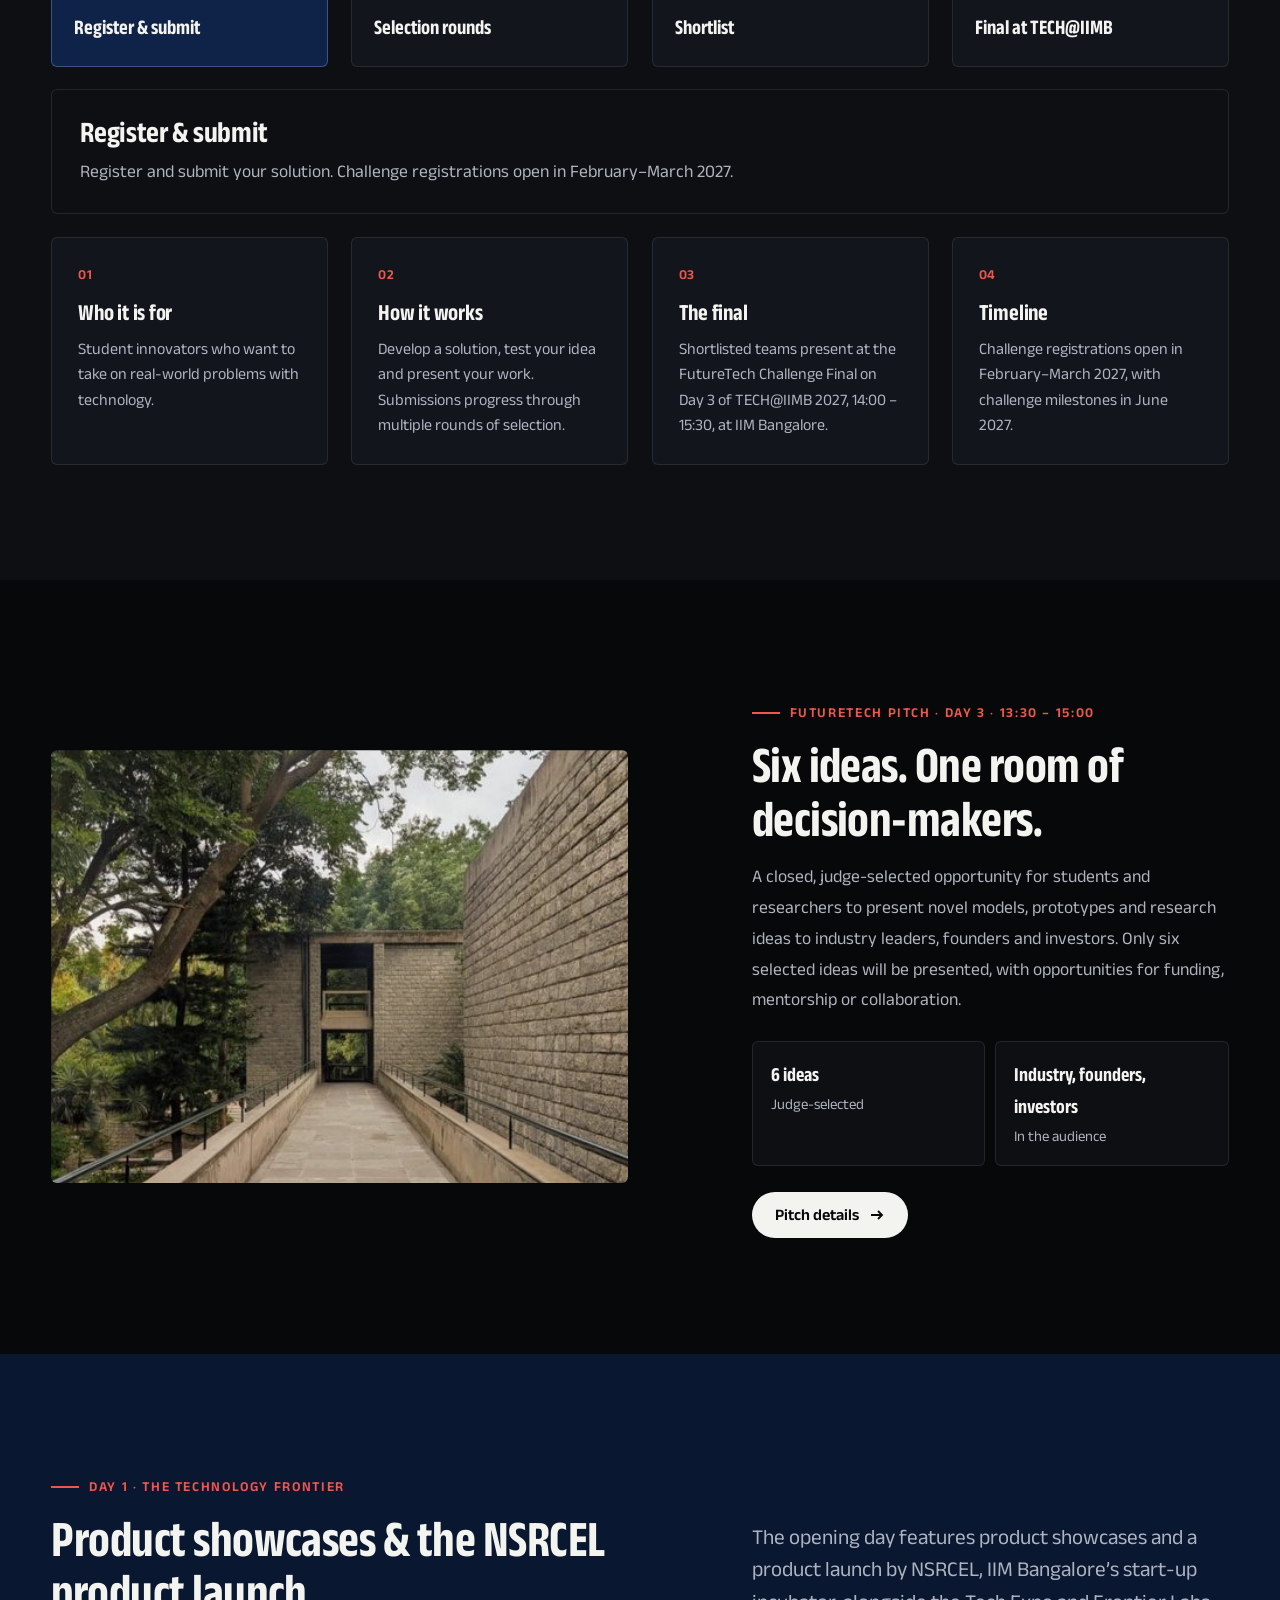
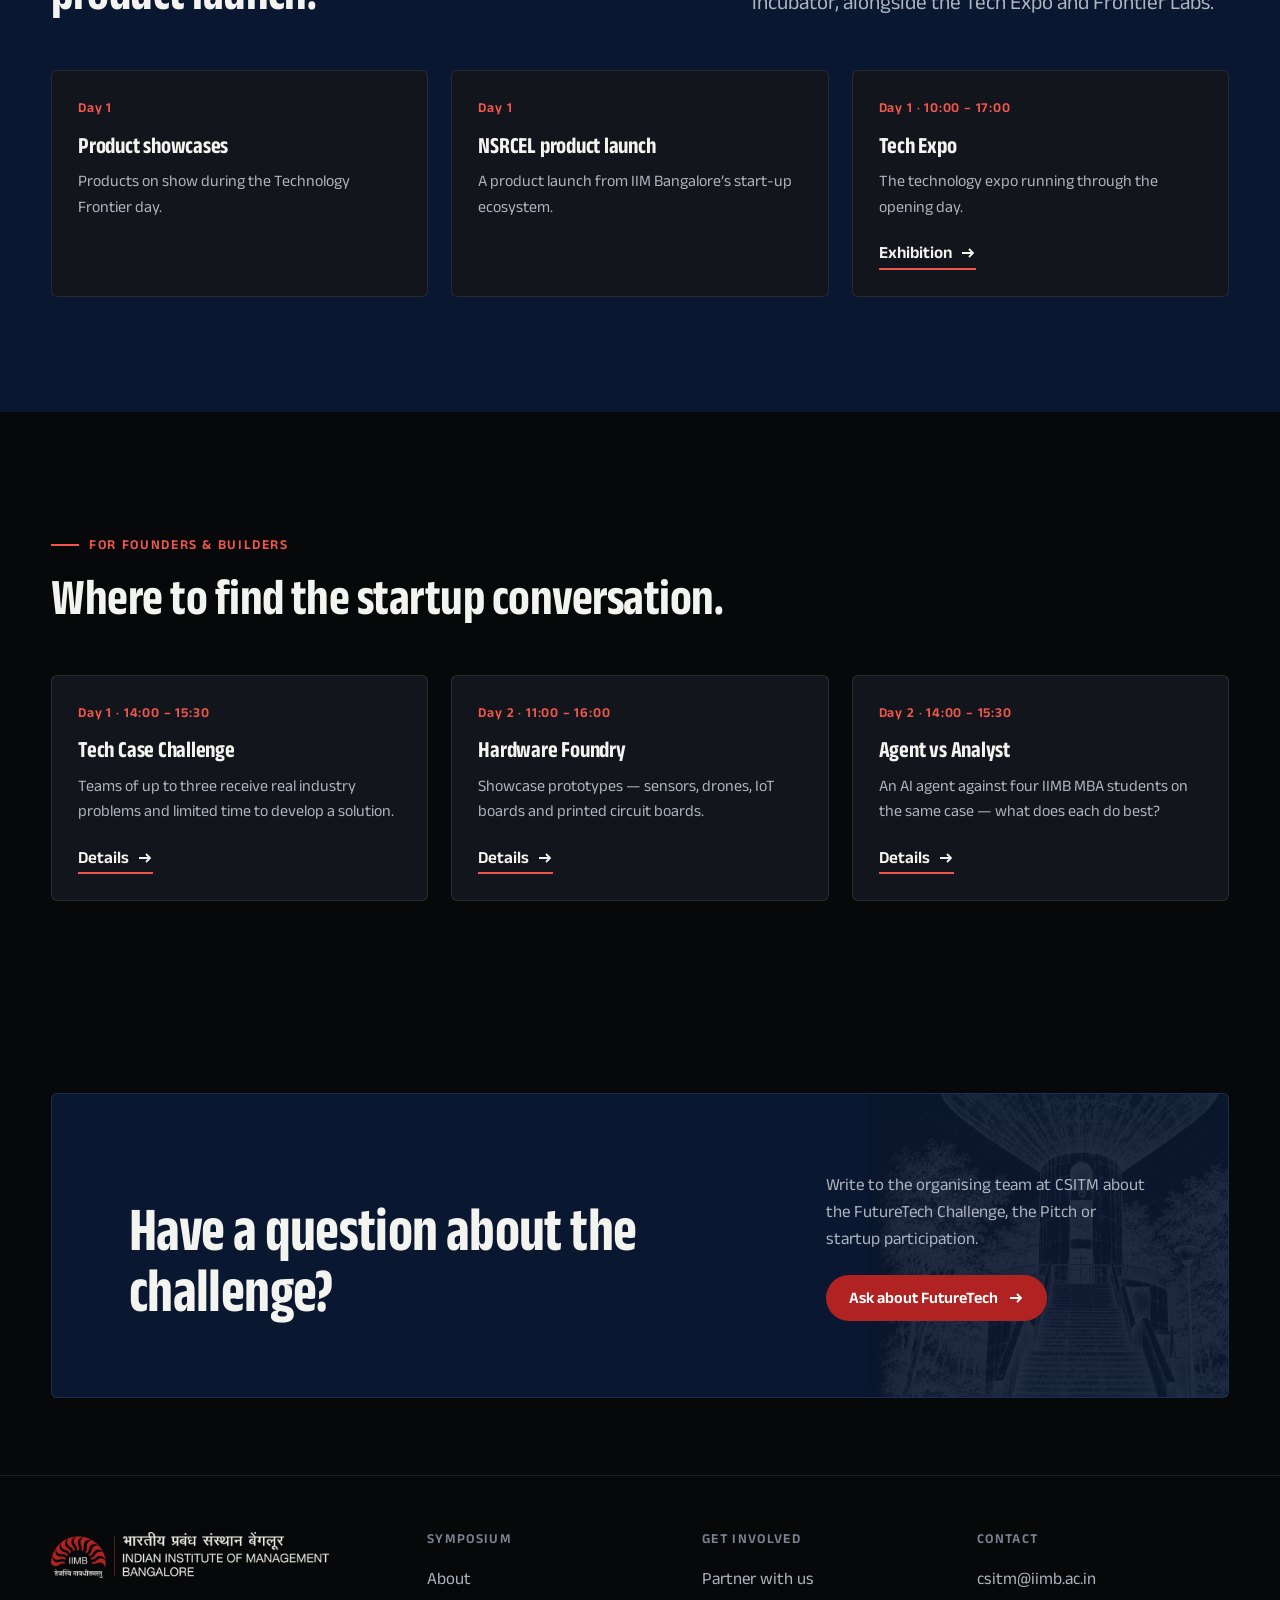
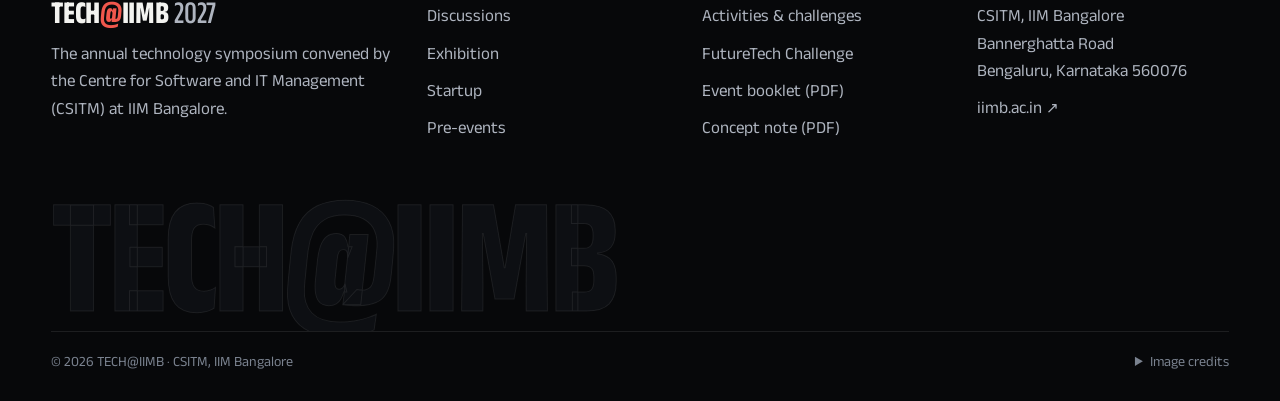
<file: startup.html>
<!DOCTYPE html>
<html lang="en">
<head>
<meta charset="UTF-8">
<meta name="viewport" content="width=device-width, initial-scale=1">
<title>Startup & FutureTech Challenge | TECH@IIMB 2027</title>
<meta name="description" content="The FutureTech Challenge, FutureTech Pitch, product showcases and NSRCEL product launch at TECH@IIMB 2027.">
<meta name="theme-color" content="#07080A">
<meta property="og:title" content="Startup & FutureTech Challenge | TECH@IIMB 2027"><meta property="og:description" content="The FutureTech Challenge, FutureTech Pitch, product showcases and NSRCEL product launch at TECH@IIMB 2027."><meta property="og:type" content="website">
<link rel="icon" href="assets/brand/favicon.png" type="image/png">
<link rel="preload" href="assets/fonts/anek-latin-latin-100-800.woff2" as="font" type="font/woff2" crossorigin>
<link rel="stylesheet" href="css/site.css">
<script>document.documentElement.classList.add("js")</script>
</head>
<body data-page="startup">
<a class="skip" href="#main">Skip to content</a>
<div class="utility"><div class="wrap"><span class="u-l muted">The annual technology symposium of IIM Bangalore · Convened by CSITM</span>
  <div class="u-r"><a href="contact.html#enquire">csitm@iimb.ac.in</a><a href="assets/docs/TECH-IIMB-2027-Booklet.pdf" download>Event booklet (PDF)</a><a href="https://www.iimb.ac.in/" rel="noopener">iimb.ac.in</a></div></div></div>
<header class="site-header"><div class="wrap">
  <a class="brand" href="index.html" aria-label="TECH@IIMB 2027 home"><img src="assets/brand/iimb-logo-reversed.png" width="724" height="120" alt="Indian Institute of Management Bangalore"><span class="bar" aria-hidden="true"></span><span class="wordmark">TECH<span class="at">@</span>IIMB<span class="yr">2027</span></span></a>
  <nav class="nav" aria-label="Main"><a href="about.html">About</a><a href="discussions.html">Discussions</a><a href="exhibition.html">Exhibition</a><a href="startup.html" aria-current="page">Startup</a><a href="pre-events.html">Pre-events</a><a href="partner.html">Partner with us</a><a class="btn btn-red" href="contact.html">Contact</a></nav>
  <button class="menu-btn" id="menuBtn" aria-expanded="false" aria-controls="drawer">Menu</button>
</div></header>
<div class="drawer" id="drawer" aria-hidden="true"><button class="drawer-close" id="drawerClose">Close</button><a href="index.html">Home<span>00</span></a><a href="about.html">About<span>01</span></a><a href="discussions.html">Discussions<span>02</span></a><a href="exhibition.html">Exhibition<span>03</span></a><a href="startup.html" aria-current="page">Startup<span>04</span></a><a href="pre-events.html">Pre-events<span>05</span></a><a href="partner.html">Partner with us<span>06</span></a><a href="contact.html">Contact<span>07</span></a></div>
<main id="main">
<section class="phero" aria-labelledby="pageTitle"><div class="hero-img"><img src="assets/photos/campus-canopy.jpg" alt="Tree canopy over a stone pergola at IIM Bangalore" style="object-position:center"></div>
  <div class="wrap"><div class="crumb"><a href="index.html">Home</a><span aria-hidden="true">/</span><span>Startup</span></div>
  <h1 id="pageTitle" class="split-in"><span style="--i:0">Your&nbsp;</span><span style="--i:1">idea&nbsp;</span><span style="--i:2">could&nbsp;</span><span style="--i:3">shape&nbsp;</span><span style="--i:4">the&nbsp;</span><span style="--i:5">frontier.&nbsp;</span></h1><p class="lede rv">The FutureTech Challenge, the FutureTech Pitch, product showcases and the NSRCEL product launch — for students, researchers and founders.</p></div></section><nav class="subnav" aria-label="On this page"><div class="wrap"><a href="#challenge">FutureTech Challenge</a><a href="#journey">Selection journey</a><a href="#pitch">FutureTech Pitch</a><a href="#launch">Product launch</a><a href="#founders">For founders</a></div></nav>
<section class="band" id="challenge" aria-labelledby="h-ch"><div class="wrap g12">
  <div class="c-7 rv"><span class="eyebrow">Student innovation challenge</span><h2 class="h-l" id="h-ch" style="margin-top:14px">The FutureTech Challenge</h2><p class="body-l" id="ftIntro" style="margin-top:18px"></p><div class="row" id="ftActions" style="margin-top:26px"></div></div>
  <aside class="c-4 c-push rv" style="--i:1"><dl class="dl-list"><div class="dr"><dt>For</dt><dd>Student innovators</dd></div><div class="dr"><dt>Format</dt><dd>Multiple selection rounds</dd></div><div class="dr"><dt>Registrations</dt><dd>February–March 2027</dd></div><div class="dr"><dt>Milestones</dt><dd>June 2027</dd></div><div class="dr"><dt>Final</dt><dd>Day 3 · 14:00 – 15:30 · IIM Bangalore</dd></div></dl></aside>
</div></section>

<section class="band alt" id="journey" aria-labelledby="h-jr"><div class="wrap">
  <div class="head"><div class="rv"><span class="eyebrow">The selection journey</span><h2 class="h-l" id="h-jr">From submission to the final.</h2></div></div>
  <div class="steps" role="tablist" aria-label="Selection journey" id="steps"></div>
  <div class="step-panel" id="stepPanel" role="tabpanel" aria-live="polite"></div>
  <div class="grid g4" id="ftInfo" style="margin-top:var(--gap)"></div>
  <div id="ftThemes"></div>
</div></section>

<section class="band" id="pitch" aria-labelledby="h-pi"><div class="wrap">
  <div class="media"><figure class="m-img wipe" style="margin:0"><img src="assets/photos/campus-walkway.jpg" alt="A stone-walled walkway on the IIM Bangalore campus" loading="lazy" style="aspect-ratio:4/3"></figure>
  <div class="m-copy rv"><span class="eyebrow">FutureTech Pitch · Day 3 · 13:30 – 15:00</span><h2 class="h-l">Six ideas. One room of decision-makers.</h2><p class="body-l">A closed, judge-selected opportunity for students and researchers to present novel models, prototypes and research ideas to industry leaders, founders and investors. Only six selected ideas will be presented, with opportunities for funding, mentorship or collaboration.</p><div class="tiles"><div class="tile"><b>6 ideas</b><span>Judge-selected</span></div><div class="tile"><b>Industry, founders, investors</b><span>In the audience</span></div></div><div class="row"><a class="btn btn-white" href="exhibition.html#activity-futuretech-pitch">Pitch details <svg viewBox="0 0 16 16" fill="none" stroke="currentColor" stroke-width="1.8" aria-hidden="true"><path d="M2 8h11M9 4l4 4-4 4"/></svg></a></div></div></div>
</div></section>

<section class="band navy" id="launch" aria-labelledby="h-la"><div class="wrap">
  <div class="head"><div class="rv"><span class="eyebrow">Day 1 · The Technology Frontier</span><h2 class="h-l" id="h-la">Product showcases &amp; the NSRCEL product launch.</h2></div><p class="lede rv" style="--i:1">The opening day features product showcases and a product launch by NSRCEL, IIM Bangalore’s start-up incubator, alongside the Tech Expo and Frontier Labs.</p></div>
  <div class="grid g3"><div class="card rv " style="--i:0"><span class="k">Day 1</span><h3>Product showcases</h3><p>Products on show during the Technology Frontier day.</p></div><div class="card rv " style="--i:1"><span class="k">Day 1</span><h3>NSRCEL product launch</h3><p>A product launch from IIM Bangalore’s start-up ecosystem.</p></div><a class="card rv " style="--i:2" href="exhibition.html#showcase"><span class="k">Day 1 · 10:00 – 17:00</span><h3>Tech Expo</h3><p>The technology expo running through the opening day.</p><span class="more link">Exhibition <svg viewBox="0 0 16 16" fill="none" stroke="currentColor" stroke-width="1.8" aria-hidden="true"><path d="M2 8h11M9 4l4 4-4 4"/></svg></span></a></div>
</div></section>

<section class="band" id="founders" aria-labelledby="h-fo"><div class="wrap">
  <div class="head"><div class="rv"><span class="eyebrow">For founders &amp; builders</span><h2 class="h-l" id="h-fo">Where to find the startup conversation.</h2></div></div>
  <div class="grid g3">
    <a class="card rv " style="--i:0" href="exhibition.html#activity-tech-case-challenge"><span class="k">Day 1 · 14:00 – 15:30</span><h3>Tech Case Challenge</h3><p>Teams of up to three receive real industry problems and limited time to develop a solution.</p><span class="more link">Details <svg viewBox="0 0 16 16" fill="none" stroke="currentColor" stroke-width="1.8" aria-hidden="true"><path d="M2 8h11M9 4l4 4-4 4"/></svg></span></a>
    <a class="card rv " style="--i:1" href="exhibition.html#activity-hardware-foundry"><span class="k">Day 2 · 11:00 – 16:00</span><h3>Hardware Foundry</h3><p>Showcase prototypes — sensors, drones, IoT boards and printed circuit boards.</p><span class="more link">Details <svg viewBox="0 0 16 16" fill="none" stroke="currentColor" stroke-width="1.8" aria-hidden="true"><path d="M2 8h11M9 4l4 4-4 4"/></svg></span></a>
    <a class="card rv " style="--i:2" href="exhibition.html#activity-agent-vs-analyst"><span class="k">Day 2 · 14:00 – 15:30</span><h3>Agent vs Analyst</h3><p>An AI agent against four IIMB MBA students on the same case — what does each do best?</p><span class="more link">Details <svg viewBox="0 0 16 16" fill="none" stroke="currentColor" stroke-width="1.8" aria-hidden="true"><path d="M2 8h11M9 4l4 4-4 4"/></svg></span></a>
  </div>
</div></section>
<section class="band tight"><div class="wrap"><div class="cta rv"><h2>Have a question about the challenge?</h2><div class="side2"><p>Write to the organising team at CSITM about the FutureTech Challenge, the Pitch or startup participation.</p><div class="row"><a class="btn btn-red" href="contact.html#enquire" data-type="FutureTech Challenge">Ask about FutureTech <svg viewBox="0 0 16 16" fill="none" stroke="currentColor" stroke-width="1.8" aria-hidden="true"><path d="M2 8h11M9 4l4 4-4 4"/></svg></a></div></div></div></div></section>
<dialog id="dlg" aria-labelledby="dlgTitle"></dialog>
</main>
<footer>
  <div class="wrap">
    <div class="f-top">
      <div><img src="assets/brand/iimb-logo-reversed.png" width="724" height="120" alt="Indian Institute of Management Bangalore" loading="lazy"><span class="wordmark">TECH<span class="at">@</span>IIMB<span class="yr">2027</span></span>
        <p>The annual technology symposium convened by the Centre for Software and IT Management (CSITM) at IIM Bangalore.</p></div>
      <div class="f-col"><h2>Symposium</h2><a href="about.html">About</a><a href="discussions.html">Discussions</a><a href="exhibition.html">Exhibition</a><a href="startup.html">Startup</a><a href="pre-events.html">Pre-events</a></div>
      <div class="f-col"><h2>Get involved</h2><a href="partner.html">Partner with us</a><a href="exhibition.html#experiences">Activities &amp; challenges</a><a href="startup.html">FutureTech Challenge</a><a href="assets/docs/TECH-IIMB-2027-Booklet.pdf" download>Event booklet (PDF)</a><a href="assets/docs/TECH-IIMB-Concept-Note.pdf" download>Concept note (PDF)</a></div>
      <div class="f-col"><h2>Contact</h2><a href="contact.html#enquire">csitm@iimb.ac.in</a><address>CSITM, IIM Bangalore<br>Bannerghatta Road<br>Bengaluru, Karnataka 560076</address><a href="https://www.iimb.ac.in/" rel="noopener" class="ext">iimb.ac.in</a></div>
    </div>
    <div class="f-big" aria-hidden="true">TECH@IIMB</div>
    <div class="f-bottom"><span>© 2026 TECH@IIMB · CSITM, IIM Bangalore</span>
      <details class="credits"><summary>Image credits</summary><ul><li>Campus photographs, engravings and documents: TECH@IIMB 2027 booklet and concept note, CSITM, IIM Bangalore.</li><li>Corridor pergola: Sanyam Bahga from Roorkee, India, <a href="https://commons.wikimedia.org/wiki/File:IIM-Bangalore_016_(10048461003).jpg" rel="noopener">Wikimedia Commons</a>, <a href="https://creativecommons.org/licenses/by-sa/2.0/" rel="noopener">CC BY-SA 2.0</a></li><li>Corridor academic: Sanyam Bahga, <a href="https://commons.wikimedia.org/wiki/File:Indian_Institute_of_Management,_Bangalore_academic_block.jpg" rel="noopener">Wikimedia Commons</a>, <a href="https://creativecommons.org/licenses/by-sa/3.0/" rel="noopener">CC BY-SA 3.0</a></li><li>Stone columns: Magentic Manifestations, <a href="https://commons.wikimedia.org/wiki/File:IIMB_Acadblock.JPG" rel="noopener">Wikimedia Commons</a>, <a href="https://creativecommons.org/licenses/by-sa/3.0/" rel="noopener">CC BY-SA 3.0</a></li><li>Library: Sanyam Bahga, <a href="https://commons.wikimedia.org/wiki/File:Indian_Institute_of_Management_Bangalore_library.jpg" rel="noopener">Wikimedia Commons</a>, <a href="https://creativecommons.org/licenses/by-sa/3.0/" rel="noopener">CC BY-SA 3.0</a></li><li>Amphitheatre: Apb2693, <a href="https://commons.wikimedia.org/wiki/File:Indian_Institute_of_Management_Bangalore,_Amphitheatre.jpg" rel="noopener">Wikimedia Commons</a>, <a href="https://creativecommons.org/licenses/by-sa/4.0/" rel="noopener">CC BY-SA 4.0</a></li></ul></details></div>
  </div>
</footer>
<button class="to-top" id="toTop" aria-label="Back to top"><svg width="18" height="18" viewBox="0 0 16 16" fill="none" stroke="currentColor" stroke-width="1.8"><path d="M3 10l5-5 5 5"/></svg></button>
<div class="toast" id="toast" role="status" aria-live="polite"></div>
<script src="js/content.js"></script>
<script src="js/site.js"></script>
</body>
</html>
</file>
<file: css/site.css>
/* TECH@IIMB 2027 — v3 · black & navy
   Base: near-black. Panels: deep navy. Accent: IIMB red. Type: Anek Latin throughout (sans).
   Motion: page transitions, scroll reveals, image wipes, counters, hover lifts — all off under reduced motion. */
@font-face{font-family:"Anek Latin";src:url(../assets/fonts/anek-latin-latin-100-800.woff2) format("woff2");font-weight:100 800;font-stretch:75% 125%;font-display:swap}
:root{
  --bg:#07080A;--bg-2:#0D0F13;--surface:#12151B;--navy:#0A1730;--navy-2:#0F2247;--navy-3:#16305F;
  --line:rgba(255,255,255,.09);--line-2:rgba(255,255,255,.18);
  --ink:#F3F3F0;--ink-2:#AEB4BF;--ink-3:#7A828F;
  --red:#B12322;--red-2:#94191A;--red-text:#F0574C;--blue:#8FB0FF;
  --paper:#F4F3F1;--paper-ink:#14161B;
  --sans:"Anek Latin","Segoe UI",system-ui,sans-serif;
  --gap:clamp(14px,1.8vw,26px);--gutter:clamp(18px,4vw,56px);--band:clamp(72px,9vw,128px);
  --r:6px;--ease:cubic-bezier(.16,1,.3,1);
}
@view-transition{navigation:auto}
::view-transition-old(root){animation:vt-out .28s var(--ease) both}
::view-transition-new(root){animation:vt-in .45s var(--ease) both}
@keyframes vt-out{to{opacity:0;transform:translateY(-12px)}}
@keyframes vt-in{from{opacity:0;transform:translateY(18px)}}
*{box-sizing:border-box}
html{-webkit-text-size-adjust:100%;scroll-padding-top:96px;background:var(--bg)}
@media (prefers-reduced-motion:no-preference){html{scroll-behavior:smooth}}
body{margin:0;background:var(--bg);color:var(--ink);font:400 1.0625rem/1.6 var(--sans);-webkit-font-smoothing:antialiased}
img{display:block;max-width:100%;height:auto}
a{color:inherit}
button,input,select,textarea{font:inherit;color:inherit}
button{cursor:pointer;background:none;border:0;padding:0;text-align:inherit}
h1,h2,h3,h4{margin:0;font-weight:650;font-stretch:82%;line-height:1.04;letter-spacing:-.01em}
p{margin:0}
::selection{background:var(--red);color:#fff}
:focus-visible{outline:2px solid var(--red-text);outline-offset:3px;border-radius:2px}
.sr-only{position:absolute!important;width:1px;height:1px;overflow:hidden;clip:rect(0 0 0 0);white-space:nowrap}
.skip{position:absolute;left:12px;top:-80px;z-index:200;background:var(--red);color:#fff;padding:10px 16px;font-weight:600;text-decoration:none}
.skip:focus{top:12px}
.wrap{max-width:1360px;margin:0 auto;padding:0 var(--gutter)}
.band{padding:var(--band) 0;position:relative}
.band.alt{background:var(--bg-2)}
.band.navy{background:var(--navy)}
.band.paper{background:var(--paper);color:var(--paper-ink)}
.band.tight{padding:clamp(48px,6vw,80px) 0}

/* type */
.eyebrow{display:inline-flex;align-items:center;gap:10px;font-size:.85rem;font-weight:600;letter-spacing:.12em;text-transform:uppercase;color:var(--red-text)}
.eyebrow::before{content:"";width:28px;height:2px;background:currentColor}
.paper .eyebrow{color:var(--red)}
.h-xl{font-size:clamp(2.4rem,1.3rem + 3.8vw,4.6rem);font-stretch:78%;line-height:.98}
.h-l{font-size:clamp(2rem,1.3rem + 2.4vw,3.4rem);font-stretch:80%}
.h-m{font-size:clamp(1.4rem,1.15rem + .9vw,1.95rem);font-stretch:84%;line-height:1.1}
.h-s{font-size:1.3rem;font-stretch:86%;line-height:1.15}
.lede{font-size:clamp(1.1rem,1rem + .4vw,1.32rem);line-height:1.55;color:var(--ink-2);max-width:62ch}
.paper .lede,.paper .muted{color:#4F5562}
.muted{color:var(--ink-2)}
.body-l p+p{margin-top:1em}
.body-l{font-size:1.1rem;line-height:1.75;color:var(--ink-2);max-width:68ch}
.paper .body-l{color:#3E4350}
.body-l strong{color:var(--ink)}
.paper .body-l strong{color:var(--paper-ink)}
.tnum{font-variant-numeric:tabular-nums}
.head{display:grid;grid-template-columns:repeat(12,minmax(0,1fr));gap:var(--gap);align-items:end;margin-bottom:clamp(32px,4vw,56px)}
.head>div{grid-column:1/span 7}
.head>div h2{margin-top:14px}
.head>p{grid-column:8/span 5}
.head.center{display:block;text-align:center;max-width:820px;margin-left:auto;margin-right:auto}
.head.center .lede{margin:16px auto 0}
.head.center h2{margin-top:14px}

/* buttons */
.btn{display:inline-flex;align-items:center;gap:10px;padding:14px 22px;border:1px solid transparent;border-radius:999px;font-weight:600;font-size:1rem;line-height:1;text-decoration:none;white-space:nowrap;transition:background-color .25s,color .25s,border-color .25s,transform .25s var(--ease)}
.btn svg{width:16px;height:16px;flex:none;transition:transform .25s var(--ease)}
.btn:hover{transform:translateY(-2px)}
.btn:hover svg{transform:translateX(4px)}
.btn-red{background:var(--red);color:#fff}
.btn-red:hover{background:var(--red-2)}
.btn-white{background:var(--ink);color:var(--bg)}
.btn-white:hover{background:#fff}
.btn-ghost{border-color:var(--line-2);color:var(--ink)}
.btn-ghost:hover{border-color:var(--ink)}
.paper .btn-ghost{border-color:rgba(20,22,27,.25);color:var(--paper-ink)}
.paper .btn-ghost:hover{border-color:var(--paper-ink)}
.btn:disabled{opacity:.6;cursor:progress;transform:none}
.link{font-weight:600;text-decoration:none;display:inline-flex;align-items:center;gap:8px;color:var(--ink);background:linear-gradient(var(--red-text),var(--red-text)) 0 100%/100% 2px no-repeat;padding-bottom:3px;transition:background-size .3s var(--ease)}
.link:hover{background-size:0 2px;background-position:100% 100%}
.paper .link{color:var(--paper-ink);background-image:linear-gradient(var(--red),var(--red))}
.row{display:flex;gap:14px;align-items:center;flex-wrap:wrap}
.ext::after{content:"↗";font-size:.9em;margin-left:4px}

/* header */
.utility{background:var(--navy);font-size:.85rem;border-bottom:1px solid var(--line)}
.utility .wrap{display:flex;justify-content:space-between;align-items:center;gap:18px;min-height:38px}
.utility a{text-decoration:none;color:var(--ink-2);transition:color .2s}
.utility a:hover{color:var(--ink)}
.utility .u-r{display:flex;gap:20px}
.site-header{position:sticky;top:0;z-index:50;background:rgba(7,8,10,.96);border-bottom:1px solid var(--line);transition:background-color .3s}
.site-header .wrap{display:flex;align-items:center;gap:24px;min-height:76px}
.brand{display:flex;align-items:center;gap:16px;text-decoration:none;flex:none}
.brand img{height:40px;width:auto;aspect-ratio:724/120}
.brand .bar{width:1px;height:36px;background:var(--line-2)}
.wordmark{font-weight:700;font-stretch:78%;font-size:1.55rem;line-height:1;letter-spacing:-.01em;white-space:nowrap}
.wordmark .at{color:var(--red-text)}
.wordmark .yr{font-weight:500;color:var(--ink-2);margin-left:6px}
.nav{margin-left:auto;display:flex;gap:2px;align-items:center}
.nav a{position:relative;padding:10px 12px;font-weight:600;font-size:1rem;text-decoration:none;color:var(--ink-2);transition:color .2s;white-space:nowrap}
.nav a::after{content:"";position:absolute;left:12px;right:12px;bottom:4px;height:2px;background:var(--red-text);transform:scaleX(0);transform-origin:right;transition:transform .35s var(--ease)}
.nav a:hover,.nav a[aria-current="page"]{color:var(--ink)}
.nav a:hover::after,.nav a[aria-current="page"]::after{transform:scaleX(1);transform-origin:left}
.nav .btn{margin-left:10px;padding:11px 18px;color:#fff}
.nav .btn::after{display:none}
.menu-btn{display:none;margin-left:auto;border:1px solid var(--line-2);border-radius:999px;padding:9px 16px;font-weight:600}
.drawer{position:fixed;inset:0;z-index:100;background:var(--bg);padding:96px var(--gutter) 32px;display:flex;flex-direction:column;visibility:hidden;opacity:0;transition:opacity .3s,visibility .3s;overflow:auto}
.drawer.open{visibility:visible;opacity:1}
.drawer a{display:flex;justify-content:space-between;align-items:baseline;padding:14px 0;border-bottom:1px solid var(--line);font-size:1.8rem;font-weight:650;font-stretch:80%;text-decoration:none;transform:translateY(14px);opacity:0;transition:transform .5s var(--ease),opacity .5s}
.drawer.open a{transform:none;opacity:1}
.drawer a span{font-size:.85rem;color:var(--ink-3);font-weight:500;font-stretch:100%}
.drawer a[aria-current="page"]{color:var(--red-text)}
.drawer-close{position:absolute;top:22px;right:var(--gutter);border:1px solid var(--line-2);border-radius:999px;padding:9px 16px;font-weight:600}

/* hero (home) */
.hero{position:relative;min-height:min(92vh,880px);display:flex;align-items:flex-end;overflow:hidden;isolation:isolate}
.hero-img{position:absolute;inset:0;z-index:-2}
.hero-img img{width:100%;height:100%;object-fit:cover;animation:kb 2.4s var(--ease) both}
@keyframes kb{from{transform:scale(1.08)}}
.hero::before{content:"";position:absolute;inset:0;z-index:-1;background:linear-gradient(90deg,rgba(7,8,10,.94) 0%,rgba(7,8,10,.82) 42%,rgba(7,8,10,.35) 100%),linear-gradient(0deg,rgba(7,8,10,1) 0%,rgba(7,8,10,0) 40%)}
.hero .wrap{width:100%;padding-top:clamp(80px,12vh,140px);padding-bottom:clamp(40px,6vh,72px)}
.hero-meta{display:flex;gap:10px 22px;flex-wrap:wrap;font-weight:600;color:var(--ink-2)}
.hero-meta span{display:inline-flex;align-items:center;gap:8px}
.hero-meta span::before{content:"";width:6px;height:6px;border-radius:50%;background:var(--red-text)}
.hero h1{font-size:clamp(3.4rem,1rem + 8.4vw,9.4rem);font-weight:700;font-stretch:76%;line-height:.88;letter-spacing:-.025em;margin-top:22px}
.hero h1 .at{color:var(--red-text)}
.hero h1 .yr{display:block;font-weight:400;color:transparent;-webkit-text-stroke:1.5px rgba(243,243,240,.7);font-size:.55em;margin-top:.1em}
.hero .tag{font-size:clamp(1.3rem,1rem + 1.3vw,2.2rem);font-weight:500;font-stretch:88%;line-height:1.2;margin-top:22px;max-width:24ch}
.hero .tag b{font-weight:650;color:var(--ink)}
.hero .row{margin-top:30px}
.hero-sub{display:flex;gap:10px 26px;flex-wrap:wrap;margin-top:26px;padding-top:20px;border-top:1px solid var(--line);font-size:.95rem}
.hero-sub a{text-decoration:none;color:var(--ink-2);display:inline-flex;gap:8px;align-items:center;transition:color .2s}
.hero-sub a:hover{color:var(--ink)}
.hero-sub svg{width:15px;height:15px}
.split-in>*{display:inline-block;opacity:0;transform:translateY(.4em);animation:rise .8s var(--ease) forwards;animation-delay:calc(var(--i,0) * 70ms + 150ms)}
@keyframes rise{to{opacity:1;transform:none}}

/* marquee */
.marquee{overflow:hidden;border-block:1px solid var(--line);background:var(--bg);padding:18px 0;white-space:nowrap}
.marquee-track{display:inline-flex;gap:44px;animation:mq 48s linear infinite;font-size:clamp(1.2rem,1rem + .8vw,1.7rem);font-weight:600;font-stretch:80%;color:var(--ink-2)}
.marquee-track span{display:inline-flex;align-items:center;gap:44px}
.marquee-track span::after{content:"✦";color:var(--red-text);font-size:.7em}
.marquee:hover .marquee-track{animation-play-state:paused}
@keyframes mq{to{transform:translateX(-50%)}}

/* stats */
.stats{display:grid;grid-template-columns:repeat(6,1fr);border:1px solid var(--line);border-radius:var(--r);overflow:hidden;background:var(--navy)}
.stat{padding:26px 22px;border-right:1px solid var(--line)}
.stat:last-child{border-right:0}
.stat b{display:block;font-size:clamp(2.2rem,1.6rem + 2vw,3.6rem);font-weight:650;font-stretch:76%;line-height:1;font-variant-numeric:tabular-nums}
.stat b sup{font-size:.45em;color:var(--red-text);vertical-align:top;margin-left:2px}
.stat span{display:block;margin-top:8px;color:var(--ink-2);font-size:.95rem;line-height:1.3}

/* layout helpers */
.g12{display:grid;grid-template-columns:repeat(12,minmax(0,1fr));gap:var(--gap)}
.c-5{grid-column:span 5}.c-6{grid-column:span 6}.c-7{grid-column:span 7}.c-4{grid-column:span 4}.c-8{grid-column:span 8}.c-12{grid-column:1/-1}
.c-push{grid-column-start:8}
.grid{display:grid;gap:var(--gap)}
.g2{grid-template-columns:repeat(2,1fr)}.g3{grid-template-columns:repeat(3,1fr)}.g4{grid-template-columns:repeat(4,1fr)}

/* cards */
.card{position:relative;border:1px solid var(--line);border-radius:var(--r);background:var(--surface);padding:26px;transition:transform .45s var(--ease),border-color .3s,background-color .3s;display:flex;flex-direction:column}
.card:hover{transform:translateY(-4px);border-color:var(--line-2)}
.card .k{font-size:.85rem;font-weight:600;color:var(--red-text);letter-spacing:.06em}
.card h3{font-size:1.45rem;font-stretch:82%;margin-top:14px;line-height:1.1}
.card p{margin-top:10px;color:var(--ink-2);font-size:1rem}
.card ul{list-style:none;margin:16px 0 0;padding:0}
.card li{padding:9px 0;border-top:1px solid var(--line);color:var(--ink-2);font-size:.98rem}
.card .more{margin-top:auto;padding-top:20px}
a.card{text-decoration:none}
a.card:hover h3{color:var(--red-text)}
.card.navy{background:var(--navy);border-color:rgba(143,176,255,.14)}
.paper .card{background:#fff;border-color:rgba(20,22,27,.1)}
.paper .card p,.paper .card li{color:#4F5562}
.paper .card li{border-color:rgba(20,22,27,.1)}
.paper .card .k{color:var(--red)}
.stage-card{min-height:200px}
.stage-card .num{font-size:3rem;font-weight:650;font-stretch:76%;line-height:1;color:var(--ink-3);transition:color .3s}
.stage-card:hover .num{color:var(--red-text)}
.stage-card h3{margin-top:auto;padding-top:24px}
.icard{position:relative;border-radius:var(--r);overflow:hidden;display:block;text-decoration:none;min-height:360px;isolation:isolate;border:1px solid var(--line)}
.icard img{position:absolute;inset:0;width:100%;height:100%;object-fit:cover;z-index:-2;transition:transform 1.2s var(--ease)}
.icard::before{content:"";position:absolute;inset:0;z-index:-1;background:linear-gradient(0deg,rgba(7,8,10,.95) 0%,rgba(7,8,10,.55) 50%,rgba(7,8,10,.1) 100%)}
.icard:hover img{transform:scale(1.06)}
.icard .in{position:absolute;left:0;right:0;bottom:0;padding:26px}
.icard .k{font-size:.85rem;font-weight:600;color:var(--red-text);letter-spacing:.06em}
.icard h3{font-size:clamp(1.5rem,1.2rem + 1vw,2.1rem);font-stretch:80%;margin-top:8px}
.icard p{margin-top:8px;color:var(--ink-2);max-width:42ch}
.icard .go{margin-top:16px;display:inline-flex;gap:8px;font-weight:600;align-items:center}
.icard .go svg{width:16px;transition:transform .3s var(--ease)}
.icard:hover .go svg{transform:translateX(5px)}
.pills{display:flex;flex-wrap:wrap;gap:10px}
.pill{display:inline-flex;align-items:center;padding:10px 18px;border:1px solid var(--line-2);border-radius:999px;font-weight:600;text-decoration:none;transition:background-color .25s,border-color .25s,color .25s}
.pill:hover,.pill[aria-pressed="true"],.pill[aria-selected="true"]{background:var(--ink);color:var(--bg);border-color:var(--ink)}
.pill.sm{padding:7px 14px;font-size:.92rem}
.paper .pill{border-color:rgba(20,22,27,.2)}
.paper .pill:hover,.paper .pill[aria-pressed="true"]{background:var(--paper-ink);color:#fff}

/* media split */
.media{display:grid;grid-template-columns:repeat(12,minmax(0,1fr));gap:var(--gap);align-items:center}
.media .m-img{grid-column:1/span 6;border-radius:var(--r);overflow:hidden;position:relative}
.media .m-img img{width:100%;height:100%;object-fit:cover;aspect-ratio:4/3}
.media .m-copy{grid-column:8/span 5}
.media.rev .m-img{grid-column:7/span 6;order:2}
.media.rev .m-copy{grid-column:1/span 5;order:1}
.media .m-copy h2,.media .m-copy h3{margin-top:14px}
.media .m-copy .body-l,.media .m-copy .lede{margin-top:16px}
.media .m-copy .row{margin-top:26px}
.cap{position:absolute;left:12px;bottom:12px;background:rgba(7,8,10,.82);color:var(--ink-2);font-size:.8rem;padding:5px 10px;border-radius:4px}
.tiles{display:grid;grid-template-columns:repeat(2,1fr);gap:10px;margin-top:26px}
.tile{border:1px solid var(--line);border-radius:var(--r);padding:16px 18px;background:var(--bg-2)}
.tile b{display:block;font-size:1.25rem;font-weight:650;font-stretch:82%}
.tile span{font-size:.92rem;color:var(--ink-2)}

/* page hero (inner) */
.phero{position:relative;overflow:hidden;isolation:isolate;min-height:460px;display:flex;align-items:flex-end}
.phero .hero-img img{animation-duration:2s}
.phero::before{content:"";position:absolute;inset:0;z-index:-1;background:linear-gradient(90deg,rgba(7,8,10,.95) 0%,rgba(7,8,10,.78) 50%,rgba(7,8,10,.3) 100%),linear-gradient(0deg,rgba(7,8,10,1) 0%,rgba(7,8,10,0) 45%)}
.phero .wrap{width:100%;padding-top:110px;padding-bottom:56px}
.crumb{display:flex;gap:10px;font-size:.9rem;font-weight:600;color:var(--ink-2)}
.crumb a{text-decoration:none}.crumb a:hover{color:var(--ink)}
.phero h1{font-size:clamp(2.8rem,1.2rem + 5vw,6rem);font-weight:700;font-stretch:76%;line-height:.92;margin-top:18px;max-width:14ch}
.phero .lede{margin-top:20px}
.subnav{position:sticky;top:77px;z-index:40;background:var(--bg);border-bottom:1px solid var(--line)}
.subnav .wrap{display:flex;gap:4px;overflow-x:auto;scrollbar-width:none}
.subnav a{padding:16px 14px 14px;font-weight:600;color:var(--ink-2);text-decoration:none;border-bottom:2px solid transparent;white-space:nowrap;transition:color .2s,border-color .2s}
.subnav a:hover,.subnav a.on{color:var(--ink);border-bottom-color:var(--red-text)}

/* schedule */
.tabs{display:flex;gap:8px;flex-wrap:wrap}
.daycards{display:grid;grid-template-columns:repeat(3,1fr);gap:var(--gap)}
.daycard{border:1px solid var(--line);border-radius:var(--r);padding:22px 24px;text-align:left;background:var(--surface);transition:border-color .3s,background-color .3s,transform .4s var(--ease);position:relative;overflow:hidden}
.daycard:hover{transform:translateY(-3px);border-color:var(--line-2)}
.daycard[aria-selected="true"]{background:var(--navy-2);border-color:rgba(143,176,255,.35)}
.daycard::after{content:"";position:absolute;left:0;top:0;height:3px;width:100%;background:var(--red-text);transform:scaleX(0);transform-origin:left;transition:transform .5s var(--ease)}
.daycard[aria-selected="true"]::after{transform:scaleX(1)}
.daycard small{font-weight:600;color:var(--red-text);letter-spacing:.06em;font-size:.85rem}
.daycard b{display:block;font-size:1.6rem;font-weight:650;font-stretch:80%;margin-top:10px;line-height:1.05}
.daycard span{display:block;margin-top:6px;color:var(--ink-2)}
.sched{display:grid;grid-template-columns:repeat(12,minmax(0,1fr));gap:var(--gap);margin-top:34px;align-items:start}
.sched-main{grid-column:1/span 8;border:1px solid var(--line);border-radius:var(--r);background:var(--surface)}
.sched-side{grid-column:9/span 4;border:1px solid var(--line);border-radius:var(--r);background:var(--surface);padding:22px;position:sticky;top:150px}
.sched-top{display:flex;justify-content:space-between;align-items:center;gap:12px;flex-wrap:wrap;padding:18px 22px;border-bottom:1px solid var(--line)}
.sched-top h3{font-size:1.25rem}
.session{display:grid;grid-template-columns:140px 1fr auto;gap:var(--gap);padding:18px 22px;border-bottom:1px solid var(--line);align-items:baseline;transition:opacity .25s,background-color .25s}
.session:hover{background:rgba(255,255,255,.02)}
.session:last-child{border-bottom:0}
.session time{color:var(--red-text);font-weight:600;font-variant-numeric:tabular-nums}
.session strong{display:block;font-size:1.2rem;font-weight:640;font-stretch:84%;line-height:1.15}
.session small{display:block;color:var(--ink-2);margin-top:4px;font-size:.95rem}
.badge{display:inline-block;padding:3px 10px;border:1px solid var(--line-2);border-radius:999px;font-size:.8rem;font-weight:600;color:var(--ink-2);white-space:nowrap}
.badge.red{border-color:rgba(240,87,76,.5);color:var(--red-text)}
.session.dim{opacity:.28}
.sched-note{padding:14px 22px;border-top:1px solid var(--line);color:var(--ink-3);font-size:.92rem}
.bar{display:block;width:100%;text-align:left;padding:10px 0;border-bottom:1px solid var(--line)}
.bar .bl{display:flex;justify-content:space-between;gap:10px;font-weight:600;font-size:.98rem}
.bar .bl span{color:var(--ink-3);font-weight:500;font-size:.88rem;font-variant-numeric:tabular-nums}
.bar .track{display:block;position:relative;height:8px;margin-top:8px;background:rgba(255,255,255,.05);border-radius:4px}
.bar .fill{position:absolute;top:0;bottom:0;border-radius:4px;background:var(--navy-3);transform-origin:left;transition:transform .9s var(--ease),background-color .2s}
.js .bars:not(.grown) .fill{transform:scaleX(0)}
.bar:hover .fill,.bar:focus-visible .fill{background:var(--red-text)}
.axis{display:flex;justify-content:space-between;margin-top:10px;font-size:.78rem;color:var(--ink-3)}

/* tech explorer + matrix */
.explorer{display:grid;grid-template-columns:repeat(12,minmax(0,1fr));gap:var(--gap)}
.tlist{grid-column:1/span 4;display:flex;flex-direction:column;gap:8px}
.tlist button{display:flex;align-items:center;gap:14px;padding:16px 18px;border:1px solid var(--line);border-radius:var(--r);font-size:1.2rem;font-weight:640;font-stretch:84%;background:var(--surface);transition:all .3s var(--ease)}
.tlist button .n{font-size:.85rem;color:var(--ink-3);font-weight:600;font-stretch:100%}
.tlist button:hover{border-color:var(--line-2);transform:translateX(4px)}
.tlist button[aria-selected="true"]{background:var(--navy-2);border-color:rgba(143,176,255,.35);transform:translateX(8px)}
.tlist button[aria-selected="true"] .n{color:var(--red-text)}
.tpanel{grid-column:6/span 7;border:1px solid var(--line);border-radius:var(--r);background:var(--surface);padding:clamp(24px,3vw,40px)}
.tpanel h3{font-size:clamp(1.9rem,1.4rem + 1.6vw,3rem);font-stretch:78%;margin-top:10px}
.tpanel .what{font-size:1.2rem;line-height:1.55;margin-top:14px;color:var(--ink)}
.tpanel dl{margin:22px 0 0}
.tpanel dt{font-size:.85rem;font-weight:600;letter-spacing:.06em;color:var(--red-text);padding-top:16px;border-top:1px solid var(--line)}
.tpanel dd{margin:6px 0 16px;color:var(--ink-2)}
.tpanel dd ul{margin:0;padding-left:18px}
.swap{animation:swap .5s var(--ease)}
@keyframes swap{from{opacity:0;transform:translateY(10px)}}
.matrix-wrap{overflow-x:auto;border:1px solid var(--line);border-radius:var(--r);background:var(--surface)}
.matrix{width:100%;border-collapse:collapse;min-width:760px}
.matrix th,.matrix td{padding:13px 10px;border-bottom:1px solid var(--line);text-align:center}
.matrix tr:last-child th,.matrix tr:last-child td{border-bottom:0}
.matrix thead th{vertical-align:bottom}
.matrix thead button{font-weight:640;font-stretch:84%;font-size:1.05rem;line-height:1.1;padding:4px 6px;border-radius:4px;transition:color .2s}
.matrix tbody th{text-align:left;padding-left:20px}
.matrix tbody button{font-weight:600;text-align:left}
.matrix button:hover{color:var(--red-text)}
.matrix .dot{display:inline-block;width:10px;height:10px;border-radius:50%;background:var(--ink-3);transition:background-color .3s,transform .3s var(--ease)}
.matrix .row-on th,.matrix .row-on td,.matrix .col-on{background:rgba(143,176,255,.07)}
.matrix .row-on .dot,.matrix .col-on .dot{background:var(--red-text);transform:scale(1.3)}
.matrix .nil{color:var(--ink-3);opacity:.5}
.mnote{margin-top:18px;min-height:84px;max-width:860px}

/* activities */
.tools{display:flex;justify-content:space-between;gap:14px;flex-wrap:wrap;align-items:center}
.search input{width:280px;padding:12px 18px;border-radius:999px;border:1px solid var(--line-2);background:var(--surface)}
.search input:focus{outline:2px solid var(--red-text);outline-offset:1px}
.count{margin-top:16px;color:var(--ink-3);font-size:.95rem}
.agrid{display:grid;grid-template-columns:repeat(3,1fr);gap:var(--gap);margin-top:18px}
.act{text-align:left;min-height:240px}
.act .meta{display:flex;justify-content:space-between;font-size:.85rem;font-weight:600;color:var(--ink-3)}
.act .meta span:first-child{color:var(--red-text);letter-spacing:.04em}
.act h3{margin-top:26px;transition:color .25s}
.act:hover h3{color:var(--red-text)}
.act .when{margin-top:auto;padding-top:18px;display:flex;justify-content:space-between;font-weight:600;font-size:.95rem;color:var(--ink-2)}
.empty{grid-column:1/-1;padding:40px;border:1px dashed var(--line-2);border-radius:var(--r);text-align:center;color:var(--ink-2)}

/* dialog */
dialog{border:1px solid var(--line-2);border-radius:var(--r);padding:0;max-width:min(760px,calc(100vw - 28px));width:100%;background:var(--surface);color:var(--ink);max-height:calc(100vh - 40px)}
dialog[open]{animation:dlg .45s var(--ease)}
@keyframes dlg{from{opacity:0;transform:translateY(16px) scale(.98)}}
dialog::backdrop{background:rgba(0,0,0,.72)}
.dlg-head{padding:30px 32px 24px;background:var(--navy);border-bottom:1px solid var(--line);position:relative}
.dlg-head h2{font-size:clamp(1.9rem,1.4rem + 1.6vw,2.8rem);font-stretch:78%;margin-top:10px;padding-right:70px}
.dlg-head p{margin-top:10px;color:var(--ink-2);font-size:1.08rem}
.dlg-x{position:absolute;right:20px;top:20px;border:1px solid var(--line-2);border-radius:999px;padding:8px 14px;font-weight:600;font-size:.9rem}
.dlg-x:hover{border-color:var(--ink)}
.dlg-body{padding:6px 32px}
.dlg-body .dr{display:grid;grid-template-columns:160px 1fr;gap:var(--gap);padding:14px 0;border-bottom:1px solid var(--line)}
.dlg-body dt{font-size:.85rem;font-weight:600;color:var(--red-text);letter-spacing:.04em;padding-top:2px}
.dlg-body dd{margin:0;color:var(--ink-2)}
.dlg-body dd a{color:var(--ink)}
.dlg-foot{display:flex;justify-content:space-between;align-items:center;gap:12px;flex-wrap:wrap;padding:20px 32px 28px}
.pager{display:flex;gap:8px}

/* journey stepper */
.steps{display:grid;grid-template-columns:repeat(4,1fr);gap:var(--gap);counter-reset:s}
.step{text-align:left;border:1px solid var(--line);border-radius:var(--r);padding:22px;background:var(--surface);position:relative;transition:all .35s var(--ease)}
.step small{font-size:.85rem;font-weight:600;color:var(--ink-3)}
.step b{display:block;margin-top:8px;font-size:1.3rem;font-weight:650;font-stretch:82%}
.step:hover{border-color:var(--line-2)}
.step[aria-selected="true"]{background:var(--navy-2);border-color:rgba(143,176,255,.35)}
.step[aria-selected="true"] small{color:var(--red-text)}
.step-panel{margin-top:22px;padding:26px 28px;border:1px solid var(--line);border-radius:var(--r);background:var(--bg-2)}

/* timeline (pre-events) */
.tl{position:relative;list-style:none;margin:0;padding:0}
.tl::before{content:"";position:absolute;left:150px;top:8px;bottom:8px;width:2px;background:var(--line-2)}
.tl .prog{position:absolute;left:150px;top:8px;width:2px;background:var(--red-text);height:0;transition:height 1.6s var(--ease)}
.tl li{display:grid;grid-template-columns:150px 1fr;gap:0;position:relative}
.tl .when{padding:22px 28px 0 0;text-align:right;font-weight:600;color:var(--ink-2);font-size:.98rem}
.tl .dot{position:absolute;left:144px;top:26px;width:14px;height:14px;border-radius:50%;background:var(--bg);border:2px solid var(--line-2);z-index:1;transition:all .4s var(--ease)}
.tl li.past .dot{background:var(--ink-3);border-color:var(--ink-3)}
.tl li.now .dot{background:var(--red-text);border-color:var(--red-text);box-shadow:0 0 0 6px rgba(240,87,76,.18)}
.tl li.final .dot{background:var(--ink);border-color:var(--ink)}
.tl .body{margin:10px 0 10px 36px}
.tl .card h3{margin-top:8px}
.tl .status{font-size:.82rem;font-weight:600;letter-spacing:.06em;color:var(--ink-3)}
.tl li.now .status{color:var(--red-text)}

/* news */
.news{display:grid;grid-template-columns:repeat(3,1fr);gap:var(--gap)}
.news .card time{font-size:.88rem;color:var(--ink-3);font-weight:600}

/* logos / organisers */
.orgs{display:grid;grid-template-columns:repeat(2,1fr);gap:var(--gap)}
.org{background:#fff;border-radius:var(--r);padding:26px 30px;display:flex;align-items:center;gap:24px;color:var(--paper-ink);min-height:140px}
.org img{height:80px;width:auto}
.org small{display:block;font-size:.82rem;font-weight:600;letter-spacing:.08em;color:var(--red);text-transform:uppercase}
.org b{display:block;font-size:1.3rem;font-weight:650;font-stretch:84%;margin-top:6px;line-height:1.15}
.org.dark{background:var(--navy);color:var(--ink)}
.org.dark small{color:var(--red-text)}

/* resources */
.docs{display:grid;grid-template-columns:repeat(2,1fr);gap:var(--gap)}
.doc{display:grid;grid-template-columns:120px 1fr;gap:22px;align-items:center;text-decoration:none}
.doc img{width:120px;aspect-ratio:3/4;object-fit:cover;object-position:top;border-radius:4px;border:1px solid var(--line-2);transition:transform .5s var(--ease)}
.doc:hover img{transform:rotate(-2deg) scale(1.03)}
.doc h3{font-size:1.4rem}
.doc p{margin-top:6px}
.doc .dl{margin-top:12px;font-weight:600;color:var(--red-text);display:inline-flex;gap:8px;align-items:center}

/* location */
.loc{display:grid;grid-template-columns:repeat(12,minmax(0,1fr));gap:var(--gap);align-items:stretch}
.loc .art{grid-column:1/span 6;border-radius:var(--r);overflow:hidden;background:var(--paper);display:flex;align-items:center}
.loc .art img{width:100%;height:100%;object-fit:cover}
.loc .info{grid-column:8/span 5}
.quick{display:grid;grid-template-columns:1fr 1fr;gap:10px;margin-top:24px}
.quick a{display:flex;justify-content:space-between;align-items:center;gap:8px;padding:16px 18px;border:1px solid var(--line);border-radius:var(--r);text-decoration:none;font-weight:600;background:var(--surface);transition:border-color .25s,transform .35s var(--ease)}
.quick a:hover{border-color:var(--red-text);transform:translateY(-2px)}
.quick a svg{width:16px;height:16px;color:var(--red-text)}

/* contact */
.form{grid-column:1/span 7;border:1px solid var(--line);border-radius:var(--r);background:var(--surface);padding:clamp(22px,3vw,36px)}
.fgrid{display:grid;grid-template-columns:1fr 1fr;gap:18px var(--gap);margin-top:22px}
.f{display:flex;flex-direction:column;gap:6px}
.f.full{grid-column:1/-1}
.f label{font-size:.9rem;font-weight:600;color:var(--ink-2)}
.f input,.f select,.f textarea{min-height:48px;padding:12px 14px;border:1px solid var(--line-2);border-radius:4px;background:var(--bg);font-size:1rem;transition:border-color .2s}
.f select option{background:var(--surface)}
.f textarea{min-height:150px;resize:vertical}
.f input:focus,.f select:focus,.f textarea:focus{outline:none;border-color:var(--red-text);box-shadow:0 0 0 3px rgba(240,87,76,.18)}
.f.err input,.f.err select,.f.err textarea{border-color:#FF7A6E}
.f .msg{font-size:.85rem;font-weight:600;color:#FF8A7E;min-height:1em}
.consent{grid-column:1/-1;display:flex;gap:10px;align-items:flex-start;color:var(--ink-2);font-size:.98rem}
.consent input{width:18px;height:18px;margin-top:4px;accent-color:var(--red)}
.form-foot{display:flex;gap:16px;align-items:center;flex-wrap:wrap;margin-top:22px}
.form-foot small{color:var(--ink-3)}
.status{display:none;margin-top:20px;padding:18px 20px;border-radius:4px;border:1px solid rgba(110,200,140,.4);background:rgba(110,200,140,.08)}
.status.show{display:block;animation:swap .4s var(--ease)}
.status.bad{border-color:rgba(255,122,110,.45);background:rgba(255,122,110,.08)}
.status b{display:block;font-size:1.3rem;font-weight:650;font-stretch:84%;margin-bottom:4px}
.status a{color:var(--ink)}
.side{grid-column:9/span 4}
.dl-list{margin:0;border:1px solid var(--line);border-radius:var(--r);background:var(--surface);padding:6px 22px}
.dl-list .dr{padding:14px 0;border-bottom:1px solid var(--line)}
.dl-list .dr:last-child{border-bottom:0}
.dl-list dt{font-size:.85rem;font-weight:600;color:var(--red-text);letter-spacing:.04em}
.dl-list dd{margin:4px 0 0;color:var(--ink)}
.copy{margin-left:10px;border:1px solid var(--line-2);border-radius:999px;padding:2px 10px;font-size:.82rem;font-weight:600}
.copy:hover{border-color:var(--ink)}
.acc{border-top:1px solid var(--line)}
.acc h3{margin:0}
.acc-btn{width:100%;display:flex;justify-content:space-between;align-items:center;gap:20px;padding:22px 0;border-bottom:1px solid var(--line);font-size:1.3rem;font-weight:640;font-stretch:84%;text-align:left;transition:color .2s}
.acc-btn:hover{color:var(--red-text)}
.acc-btn .ch{flex:none;width:30px;height:30px;border:1px solid var(--line-2);border-radius:50%;display:grid;place-items:center;transition:transform .35s var(--ease),background-color .3s}
.acc-btn[aria-expanded="true"] .ch{transform:rotate(45deg);background:var(--red);border-color:var(--red)}
.acc-panel{display:grid;grid-template-rows:0fr;transition:grid-template-rows .45s var(--ease)}
.acc-panel>div{overflow:hidden}
.acc-panel.open{grid-template-rows:1fr}
.acc-panel p{padding:16px 0 22px;color:var(--ink-2);max-width:70ch;border-bottom:1px solid var(--line)}

/* CTA band */
.cta{position:relative;overflow:hidden;border-radius:var(--r);background:var(--navy);border:1px solid rgba(143,176,255,.14);padding:clamp(40px,6vw,80px);display:grid;grid-template-columns:repeat(12,minmax(0,1fr));gap:var(--gap);align-items:end;isolation:isolate}
.cta::after{content:"";position:absolute;right:-60px;bottom:-80px;width:420px;height:560px;background:url(../assets/art/water-tower-engraving.webp) center/contain no-repeat;opacity:.12;z-index:-1;filter:grayscale(1) invert(1)}
.cta h2{grid-column:1/span 7;font-size:clamp(2.2rem,1.2rem + 3.4vw,4.4rem);font-stretch:76%;line-height:.98}
.cta .side2{grid-column:9/span 4}
.cta .side2 p{color:var(--ink-2)}
.cta .row{margin-top:22px}

/* footer */
footer{background:var(--bg);border-top:1px solid var(--line)}
.f-top{display:grid;grid-template-columns:1.4fr repeat(3,1fr);gap:var(--gap);padding:56px 0 40px}
.f-top img{height:46px;width:auto;aspect-ratio:724/120}
.f-top .wordmark{display:block;margin-top:18px;font-size:2rem}
.f-top p{color:var(--ink-2);margin-top:12px;max-width:40ch}
.f-col h2{font-size:.85rem;font-weight:600;letter-spacing:.1em;text-transform:uppercase;color:var(--ink-3);margin-bottom:14px;font-stretch:100%}
.f-col a,.f-col address{display:block;padding:5px 0;font-style:normal;text-decoration:none;color:var(--ink-2);transition:color .2s}
.f-col a:hover{color:var(--ink)}
.f-big{font-size:clamp(3.4rem,13vw,13rem);font-weight:700;font-stretch:76%;line-height:.8;letter-spacing:-.03em;color:var(--bg-2);-webkit-text-stroke:1px rgba(255,255,255,.08);white-space:nowrap;overflow:hidden;user-select:none;padding-bottom:12px}
.f-bottom{display:flex;justify-content:space-between;gap:16px;flex-wrap:wrap;padding-top:18px;padding-bottom:28px;border-top:1px solid var(--line);font-size:.88rem;color:var(--ink-3)}
.credits summary{cursor:pointer}
.credits summary:hover{color:var(--ink)}
.credits ul{margin:10px 0 0;padding-left:18px;line-height:1.6;max-width:880px}
.credits a{color:var(--ink-2)}
.toast{position:fixed;left:50%;bottom:22px;transform:translate(-50%,16px);opacity:0;background:var(--ink);color:var(--bg);padding:10px 18px;border-radius:999px;font-weight:600;transition:opacity .25s,transform .25s var(--ease);pointer-events:none;z-index:300}
.toast.show{opacity:1;transform:translate(-50%,0)}
.to-top{position:fixed;right:20px;bottom:20px;z-index:60;width:48px;height:48px;border-radius:50%;background:var(--red);color:#fff;display:grid;place-items:center;opacity:0;transform:translateY(16px);transition:opacity .3s,transform .3s var(--ease);pointer-events:none}
.to-top.show{opacity:1;transform:none;pointer-events:auto}
.to-top:hover{background:var(--red-2)}

/* scroll reveal */
.js .rv{opacity:0;transform:translateY(28px);transition:opacity .9s var(--ease),transform .9s var(--ease);transition-delay:calc(var(--i,0) * 80ms)}
.js .rv.in{opacity:1;transform:none}
.js .wipe img{clip-path:inset(0 0 100% 0);transform:scale(1.12);transition:clip-path 1.2s var(--ease),transform 1.6s var(--ease)}
.js .wipe.in img{clip-path:inset(0 0 0 0);transform:scale(1)}

/* responsive */
@media (max-width:1180px){
  .nav{display:none}.menu-btn{display:block}
  .stats{grid-template-columns:repeat(3,1fr)}.stat:nth-child(3){border-right:0}.stat:nth-child(n+4){border-top:1px solid var(--line)}
  .g4{grid-template-columns:repeat(2,1fr)}
}
@media (max-width:900px){
  .head>div,.head>p,.c-5,.c-6,.c-7,.c-4,.c-8,.media .m-img,.media .m-copy,.media.rev .m-img,.media.rev .m-copy,.tlist,.tpanel,.sched-main,.sched-side,.loc .art,.loc .info,.form,.side,.cta h2,.cta .side2{grid-column:1/-1}
  .c-push{grid-column-start:1}
  .media.rev .m-img{order:0}
  .media .m-copy{margin-top:18px}
  .g3,.agrid,.news,.daycards{grid-template-columns:1fr 1fr}
  .orgs,.docs{grid-template-columns:1fr}
  .sched-side{position:static;margin-top:var(--gap)}
  .tlist{flex-direction:row;overflow-x:auto;scrollbar-width:none}.tlist button{flex:none}.tlist button[aria-selected="true"],.tlist button:hover{transform:none}
  .tpanel{margin-top:6px}
  .steps{grid-template-columns:1fr 1fr}
  .loc .info{margin-top:18px}
  .side{margin-top:var(--gap)}
  .f-top{grid-template-columns:1fr 1fr}.f-top>div:first-child{grid-column:1/-1}
  .tl::before,.tl .prog{left:7px}.tl li{grid-template-columns:1fr}.tl .when{text-align:left;padding:18px 0 0 32px}.tl .dot{left:1px;top:22px}.tl .body{margin:8px 0 8px 32px}
}
@media (max-width:600px){
  .brand img{height:32px}.brand .bar,.brand .wordmark{display:none}
  .site-header .wrap{min-height:64px}
  .subnav{top:65px}
  .utility .u-l{display:none}
  .stats{grid-template-columns:1fr 1fr}.stat{border-right:1px solid var(--line)!important;border-top:1px solid var(--line)}.stat:nth-child(-n+2){border-top:0}.stat:nth-child(2n){border-right:0!important}
  .g2,.g3,.g4,.agrid,.news,.daycards,.steps,.quick{grid-template-columns:1fr}
  .session{grid-template-columns:1fr auto}.session time{grid-column:1/-1}
  .fgrid{grid-template-columns:1fr}
  .search,.search input{width:100%}
  .dlg-body .dr{grid-template-columns:1fr;gap:4px}
  .dlg-head,.dlg-body,.dlg-foot{padding-left:20px;padding-right:20px}
  .doc{grid-template-columns:90px 1fr}.doc img{width:90px}
  .org{flex-direction:column;align-items:flex-start}
  .hero{min-height:auto}
  .hero::before{background:linear-gradient(0deg,rgba(7,8,10,1) 30%,rgba(7,8,10,.6) 100%)}
  .phero{min-height:380px}
  .f-top{grid-template-columns:1fr}
}
@media (prefers-reduced-motion:reduce){
  *,*::before,*::after{animation:none!important;transition-duration:.01ms!important}
  ::view-transition-old(root),::view-transition-new(root){animation:none!important}
  .js .rv,.js .wipe img,.split-in>*{opacity:1!important;transform:none!important;clip-path:none!important}
  .js .wipe img{transform:none!important}
  .js .bars:not(.grown) .fill{transform:none}
}
.link svg{width:16px;height:16px;flex:none}
.card .more{align-self:flex-start}
.c-4.c-push{grid-column:9/span 4}.c-5.c-push{grid-column:8/span 5}
@media (max-width:900px){.c-4.c-push,.c-5.c-push,.c-7.c-push{grid-column:1/-1!important}}
#aud{grid-template-columns:repeat(3,1fr)}
.stats.s4{grid-template-columns:repeat(4,1fr)}
@media (max-width:1180px){.stats.s4 .stat:nth-child(3){border-right:1px solid var(--line)}.stats.s4 .stat:nth-child(n+4){border-top:0}}
@media (max-width:600px){#aud{grid-template-columns:1fr 1fr}.stats.s4{grid-template-columns:1fr 1fr}.stats.s4 .stat:nth-child(3){border-right:1px solid var(--line)!important;border-top:1px solid var(--line)}.hero h1 .yr{-webkit-text-stroke-width:1px}}
</file>
